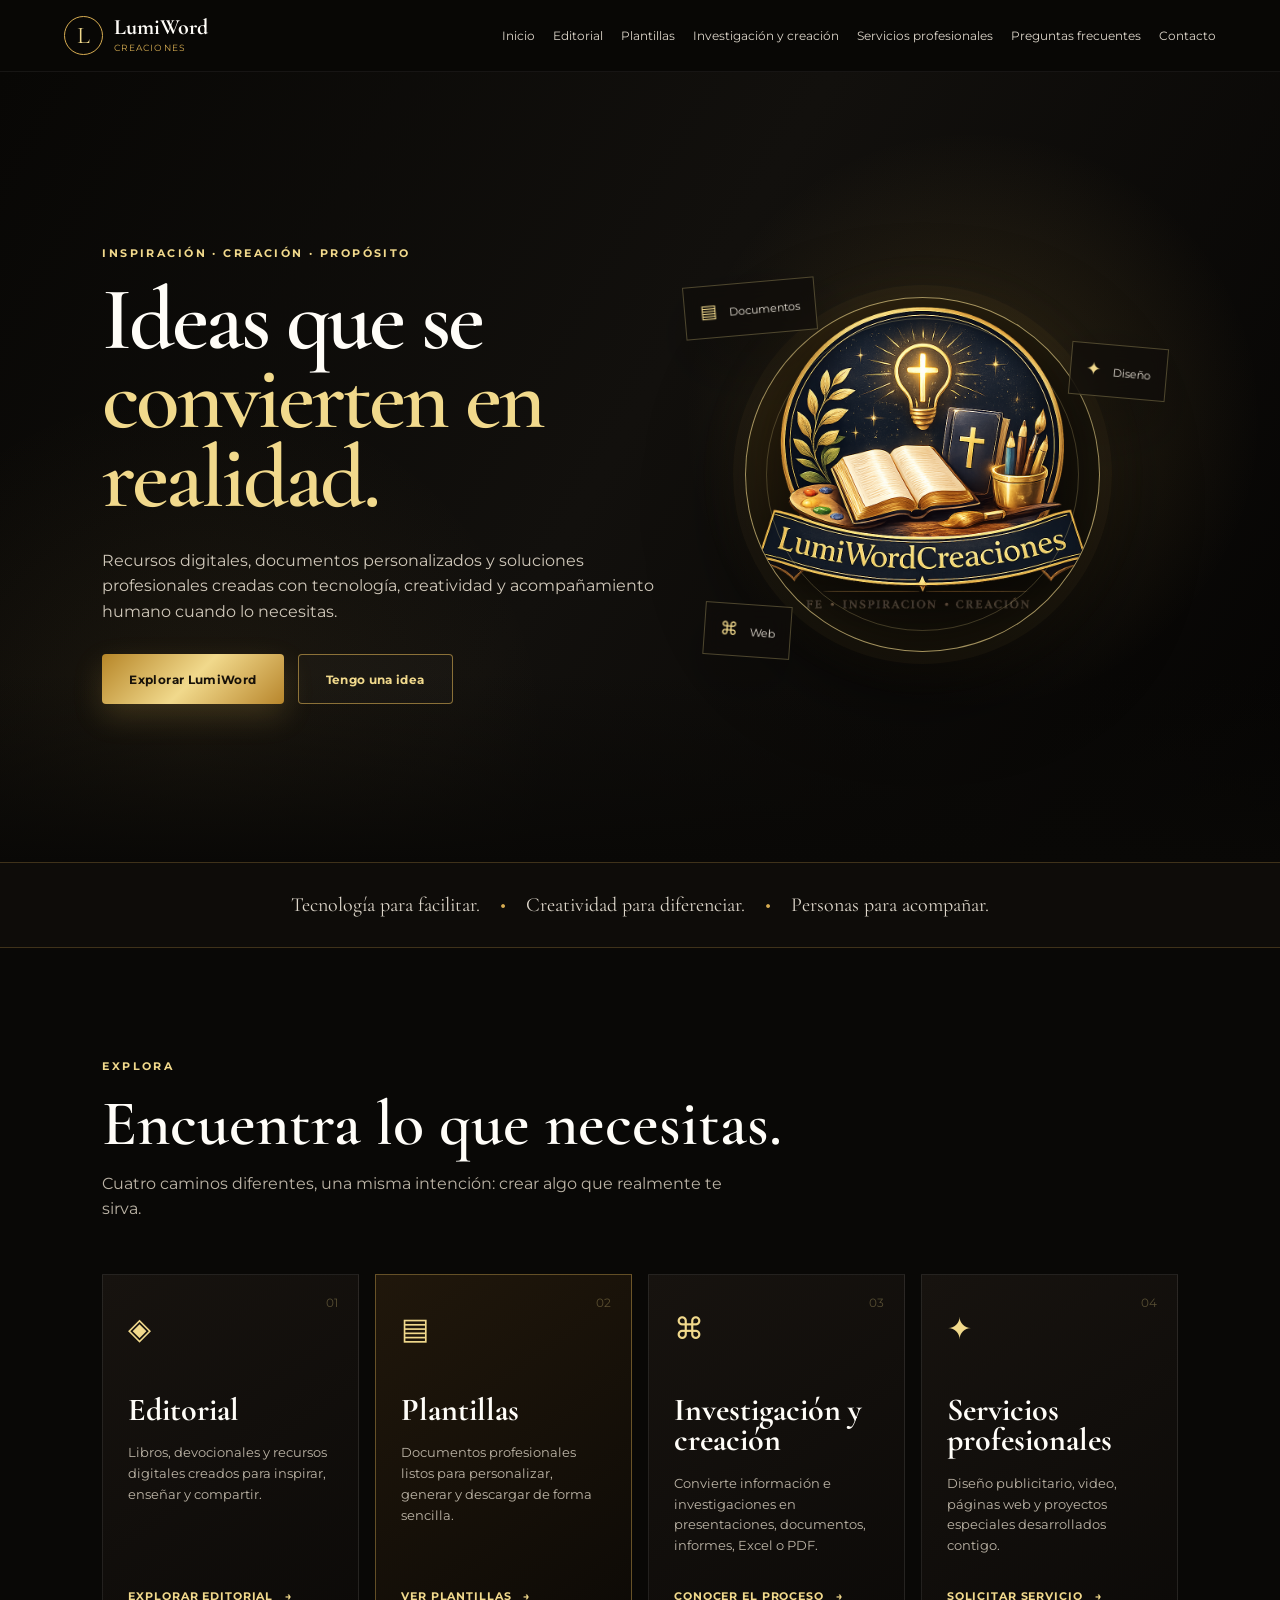
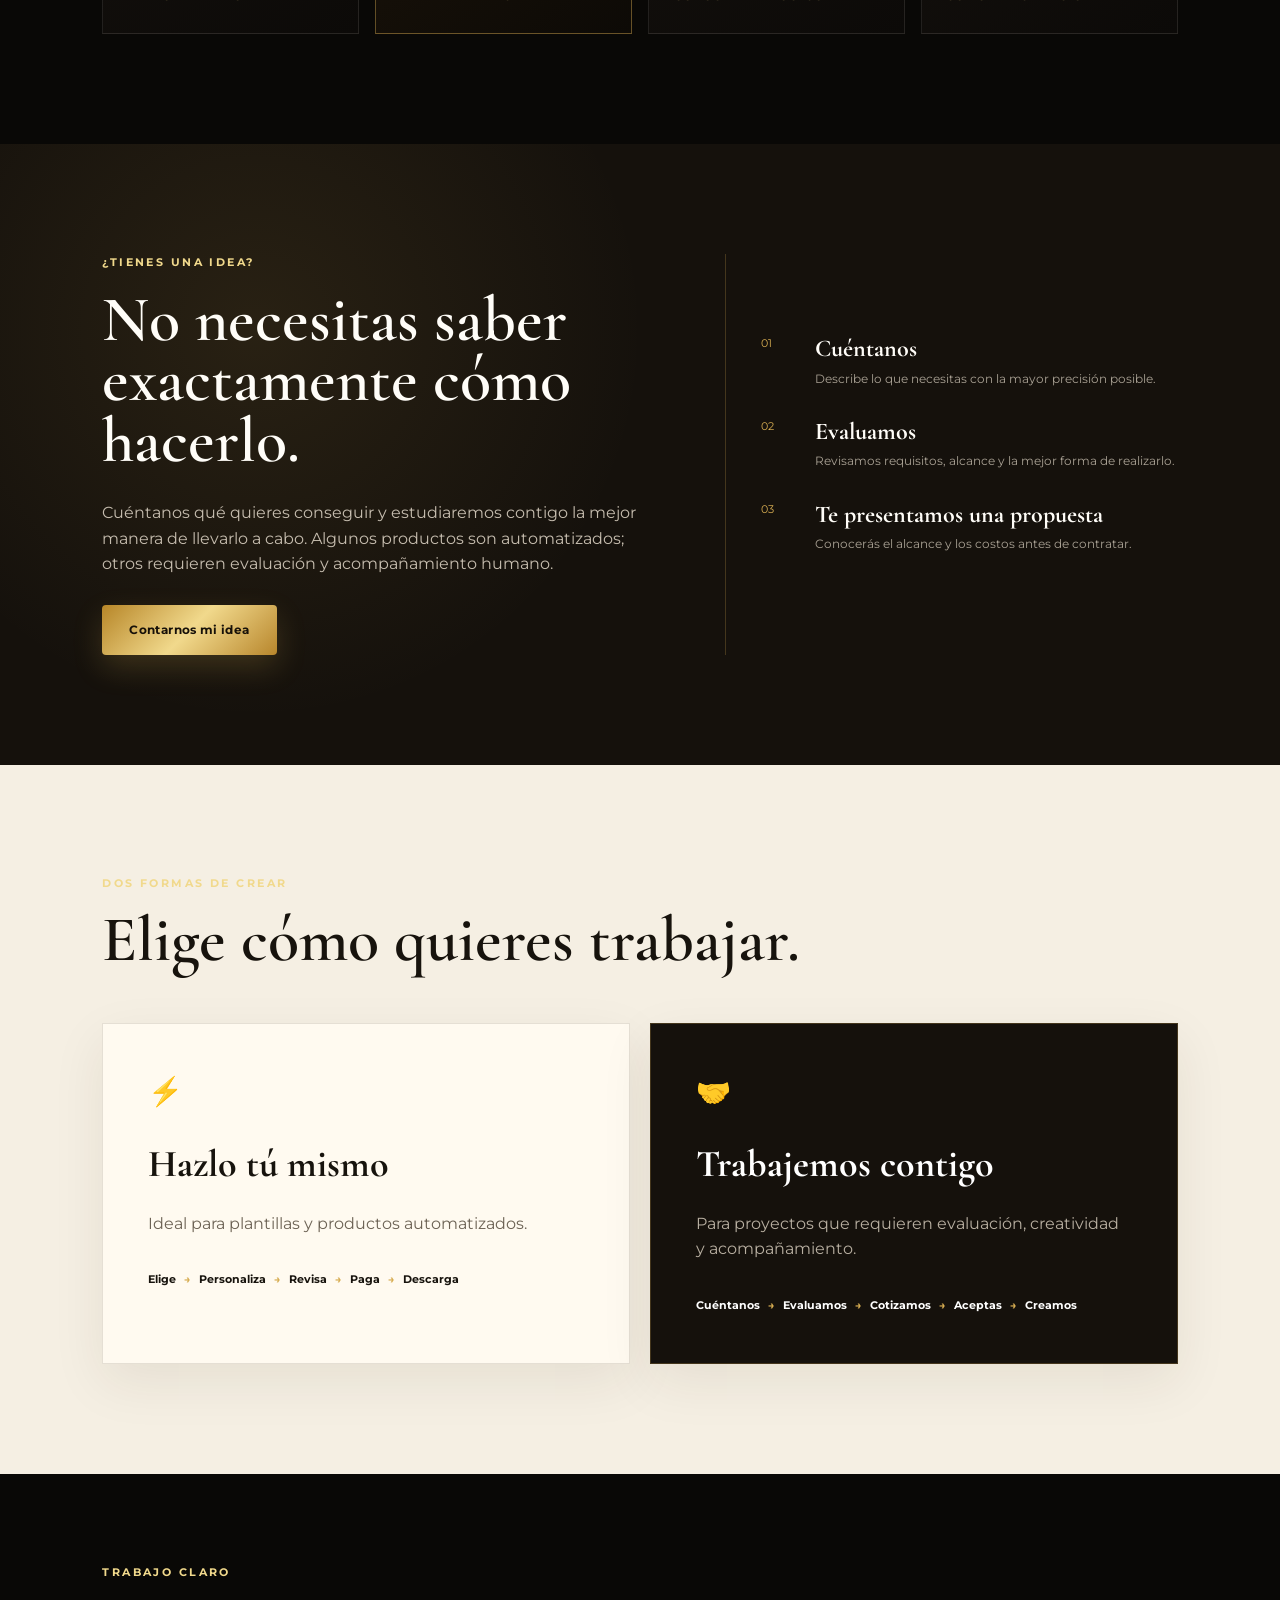
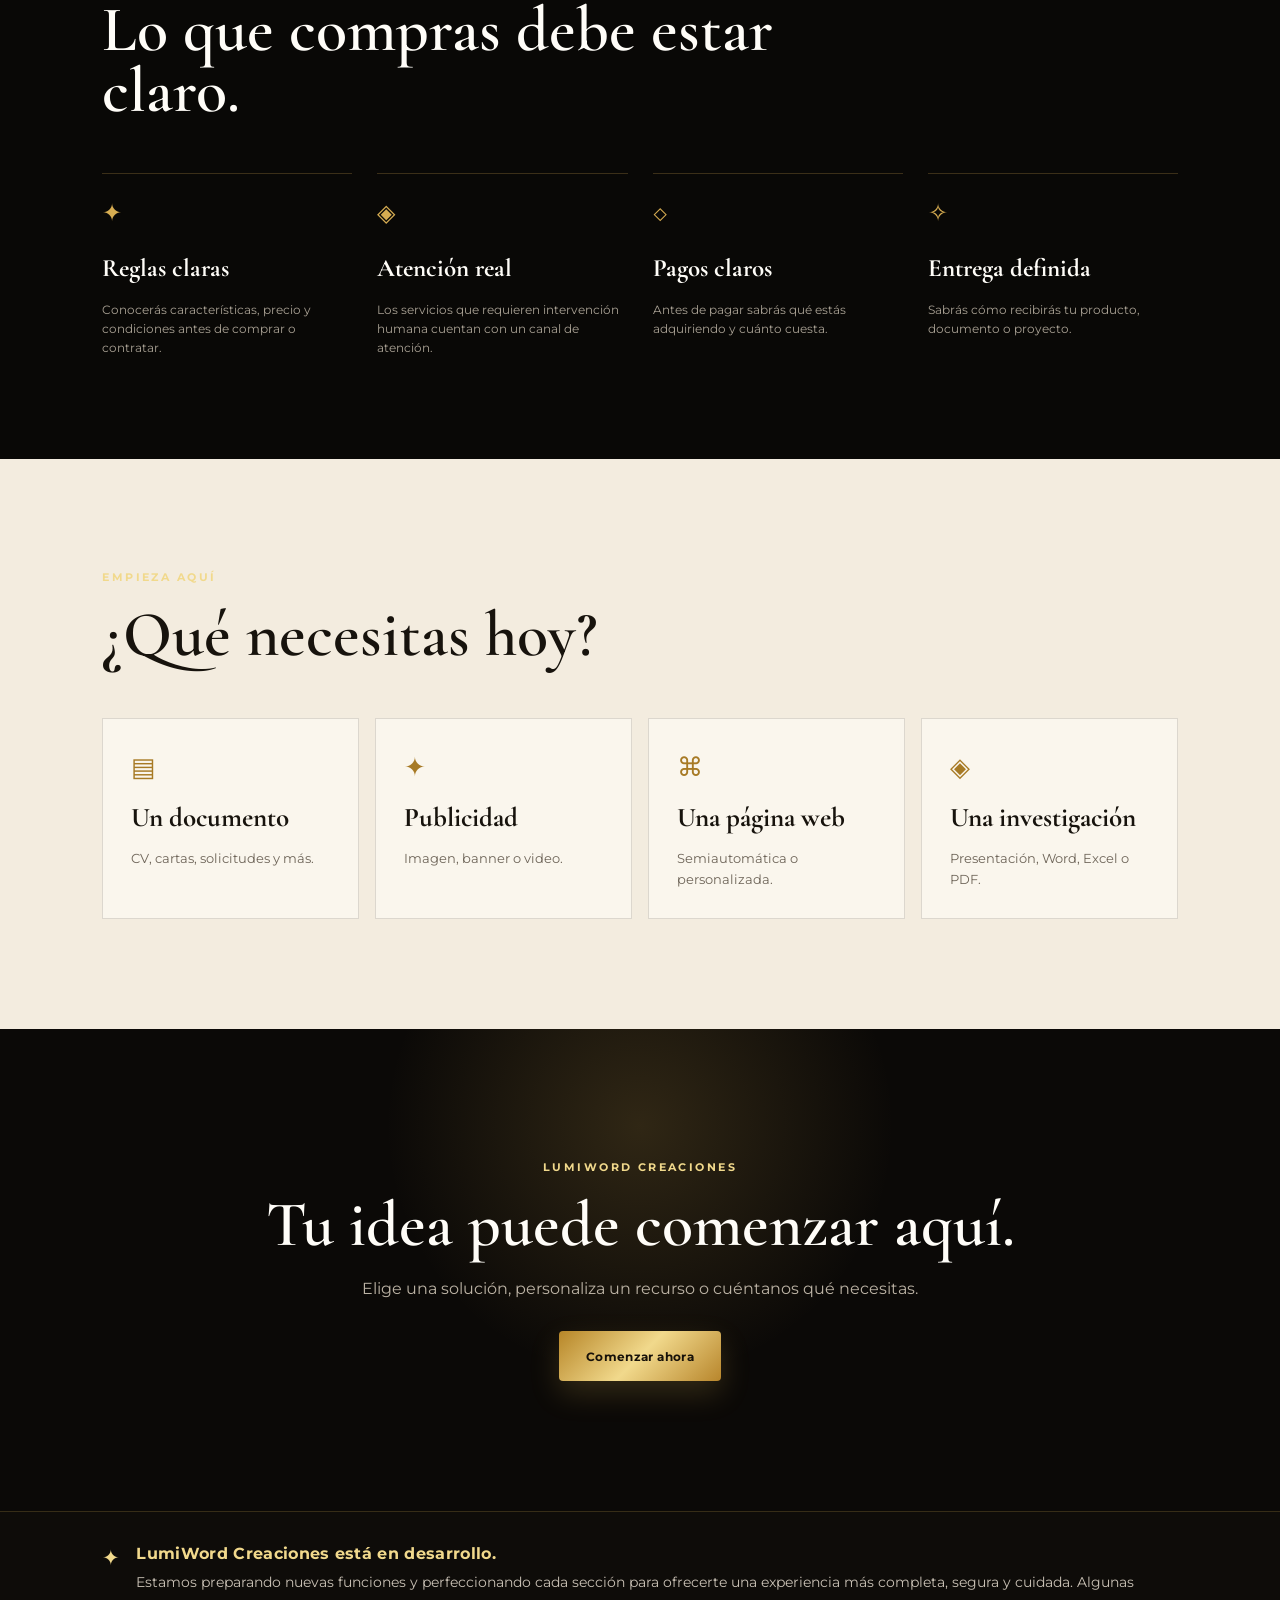
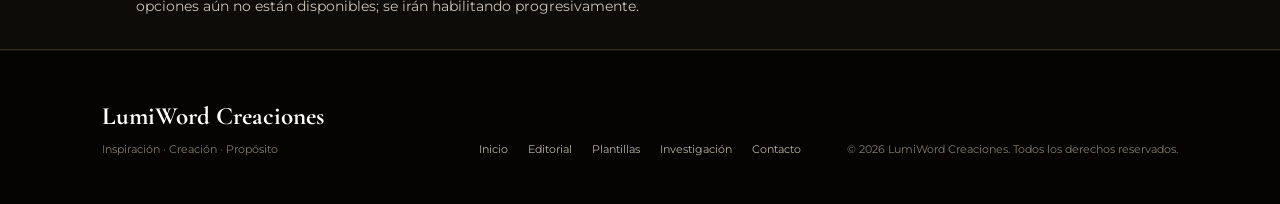
<file: index.html>
<!DOCTYPE html>
<html lang="es">
<head>
  <meta charset="UTF-8">
  <meta name="viewport" content="width=device-width, initial-scale=1.0">
  <meta name="description" content="LumiWord Creaciones: recursos digitales, plantillas, investigación y creación, y servicios profesionales.">
  <title>LumiWord Creaciones | Inspiración · Creación · Propósito</title>
  <link rel="preconnect" href="https://fonts.googleapis.com">
  <link rel="preconnect" href="https://fonts.gstatic.com" crossorigin>
  <link href="https://fonts.googleapis.com/css2?family=Cormorant+Garamond:wght@500;600;700&family=Montserrat:wght@400;500;600;700&display=swap" rel="stylesheet">
  <link rel="stylesheet" href="css/style.css">
</head>
<body>
  <header class="site-header" id="inicio">
    <a class="brand" href="#inicio" aria-label="LumiWord Creaciones, inicio"><span class="brand-mark">L</span><span><strong>LumiWord</strong><small>Creaciones</small></span></a>
    <button class="menu-toggle" type="button" aria-label="Abrir menú" aria-expanded="false"><span></span><span></span><span></span></button>
    <nav class="main-nav" aria-label="Navegación principal"><a href="#inicio">Inicio</a><a href="editorial.html">Editorial</a><a href="plantillas.html">Plantillas</a><a href="investigacion.html">Investigación y creación</a><a href="#servicios">Servicios profesionales</a><a href="#faq">Preguntas frecuentes</a><a href="#contacto">Contacto</a></nav>
  </header>
  <main>
    <section class="hero"><div class="hero-glow hero-glow-one"></div><div class="hero-glow hero-glow-two"></div><div class="hero-content"><p class="eyebrow">INSPIRACIÓN · CREACIÓN · PROPÓSITO</p><h1>Ideas que se<br><span>convierten en realidad.</span></h1><p class="hero-text">Recursos digitales, documentos personalizados y soluciones profesionales creadas con tecnología, creatividad y acompañamiento humano cuando lo necesitas.</p><div class="hero-actions"><a class="btn btn-gold" href="#explorar">Explorar LumiWord</a><a class="btn btn-outline" href="#idea">Tengo una idea</a></div></div><div class="hero-art" aria-label="Logo de LumiWord Creaciones"><div class="orb orb-back"></div><div class="orb orb-main"><div class="orb-light"></div><img class="hero-logo" src="assets/logo/logo-lumiword.png" alt="LumiWord Creaciones"></div><div class="floating-card card-document">▤ <span>Documentos</span></div><div class="floating-card card-design">✦ <span>Diseño</span></div><div class="floating-card card-web">⌘ <span>Web</span></div></div></section>
    <section class="identity-strip" id="explorar"><p>Tecnología para facilitar.</p><span>•</span><p>Creatividad para diferenciar.</p><span>•</span><p>Personas para acompañar.</p></section>
    <section class="section section-dark" id="areas"><div class="section-heading"><p class="eyebrow">EXPLORA</p><h2>Encuentra lo que necesitas.</h2><p>Cuatro caminos diferentes, una misma intención: crear algo que realmente te sirva.</p></div><div class="area-grid"><article class="area-card"><div class="area-number">01</div><div class="area-icon">◈</div><h3>Editorial</h3><p>Libros, devocionales y recursos digitales creados para inspirar, enseñar y compartir.</p><a href="editorial.html">Explorar editorial <span>→</span></a></article><article class="area-card featured" id="plantillas"><div class="area-number">02</div><div class="area-icon">▤</div><h3>Plantillas</h3><p>Documentos profesionales listos para personalizar, generar y descargar de forma sencilla.</p><a href="plantillas.html">Ver plantillas <span>→</span></a></article><article class="area-card" id="investigacion"><div class="area-number">03</div><div class="area-icon">⌘</div><h3>Investigación y creación</h3><p>Convierte información e investigaciones en presentaciones, documentos, informes, Excel o PDF.</p><a href="investigacion.html">Conocer el proceso <span>→</span></a></article><article class="area-card" id="servicios"><div class="area-number">04</div><div class="area-icon">✦</div><h3>Servicios profesionales</h3><p>Diseño publicitario, video, páginas web y proyectos especiales desarrollados contigo.</p><a href="#idea">Solicitar servicio <span>→</span></a></article></div></section>
    <section class="idea-section" id="idea"><div class="idea-content"><p class="eyebrow">¿TIENES UNA IDEA?</p><h2>No necesitas saber exactamente cómo hacerlo.</h2><p>Cuéntanos qué quieres conseguir y estudiaremos contigo la mejor manera de llevarlo a cabo. Algunos productos son automatizados; otros requieren evaluación y acompañamiento humano.</p><a class="btn btn-gold" href="#contacto">Contarnos mi idea</a></div><div class="idea-note"><span>01</span><strong>Cuéntanos</strong><p>Describe lo que necesitas con la mayor precisión posible.</p><span>02</span><strong>Evaluamos</strong><p>Revisamos requisitos, alcance y la mejor forma de realizarlo.</p><span>03</span><strong>Te presentamos una propuesta</strong><p>Conocerás el alcance y los costos antes de contratar.</p></div></section>
    <section class="section section-soft"><div class="section-heading"><p class="eyebrow">DOS FORMAS DE CREAR</p><h2>Elige cómo quieres trabajar.</h2></div><div class="process-grid"><article class="process-card"><span class="process-icon">⚡</span><h3>Hazlo tú mismo</h3><p>Ideal para plantillas y productos automatizados.</p><div class="process-line">Elige <span>→</span> Personaliza <span>→</span> Revisa <span>→</span> Paga <span>→</span> Descarga</div></article><article class="process-card process-card-dark"><span class="process-icon">🤝</span><h3>Trabajemos contigo</h3><p>Para proyectos que requieren evaluación, creatividad y acompañamiento.</p><div class="process-line">Cuéntanos <span>→</span> Evaluamos <span>→</span> Cotizamos <span>→</span> Aceptas <span>→</span> Creamos</div></article></div></section>
    <section class="section section-dark trust-section"><div class="section-heading"><p class="eyebrow">TRABAJO CLARO</p><h2>Lo que compras debe estar claro.</h2></div><div class="trust-grid"><div><span>✦</span><h3>Reglas claras</h3><p>Conocerás características, precio y condiciones antes de comprar o contratar.</p></div><div><span>◈</span><h3>Atención real</h3><p>Los servicios que requieren intervención humana cuentan con un canal de atención.</p></div><div><span>◇</span><h3>Pagos claros</h3><p>Antes de pagar sabrás qué estás adquiriendo y cuánto cuesta.</p></div><div><span>✧</span><h3>Entrega definida</h3><p>Sabrás cómo recibirás tu producto, documento o proyecto.</p></div></div></section>
    <section class="section needs-section"><div class="section-heading"><p class="eyebrow">EMPIEZA AQUÍ</p><h2>¿Qué necesitas hoy?</h2></div><div class="needs-grid"><a href="plantillas.html"><span>▤</span><strong>Un documento</strong><small>CV, cartas, solicitudes y más.</small></a><a href="#servicios"><span>✦</span><strong>Publicidad</strong><small>Imagen, banner o video.</small></a><a href="#servicios"><span>⌘</span><strong>Una página web</strong><small>Semiautomática o personalizada.</small></a><a href="investigacion.html"><span>◈</span><strong>Una investigación</strong><small>Presentación, Word, Excel o PDF.</small></a></div></section>
    <section class="final-cta" id="contacto"><p class="eyebrow">LUMIWORD CREACIONES</p><h2>Tu idea puede comenzar aquí.</h2><p>Elige una solución, personaliza un recurso o cuéntanos qué necesitas.</p><a class="btn btn-gold" href="mailto:contacto@lumiwordcreaciones.com">Comenzar ahora</a></section>
  </main>
  <footer class="site-footer" id="faq"><div><strong>LumiWord Creaciones</strong><p>Inspiración · Creación · Propósito</p></div><div class="footer-links"><a href="#inicio">Inicio</a><a href="editorial.html">Editorial</a><a href="plantillas.html">Plantillas</a><a href="investigacion.html">Investigación</a><a href="#contacto">Contacto</a></div><p class="copyright">© <span id="year"></span> LumiWord Creaciones. Todos los derechos reservados.</p></footer>
  <script src="js/app.js"></script>
</body>
</html>
</file>
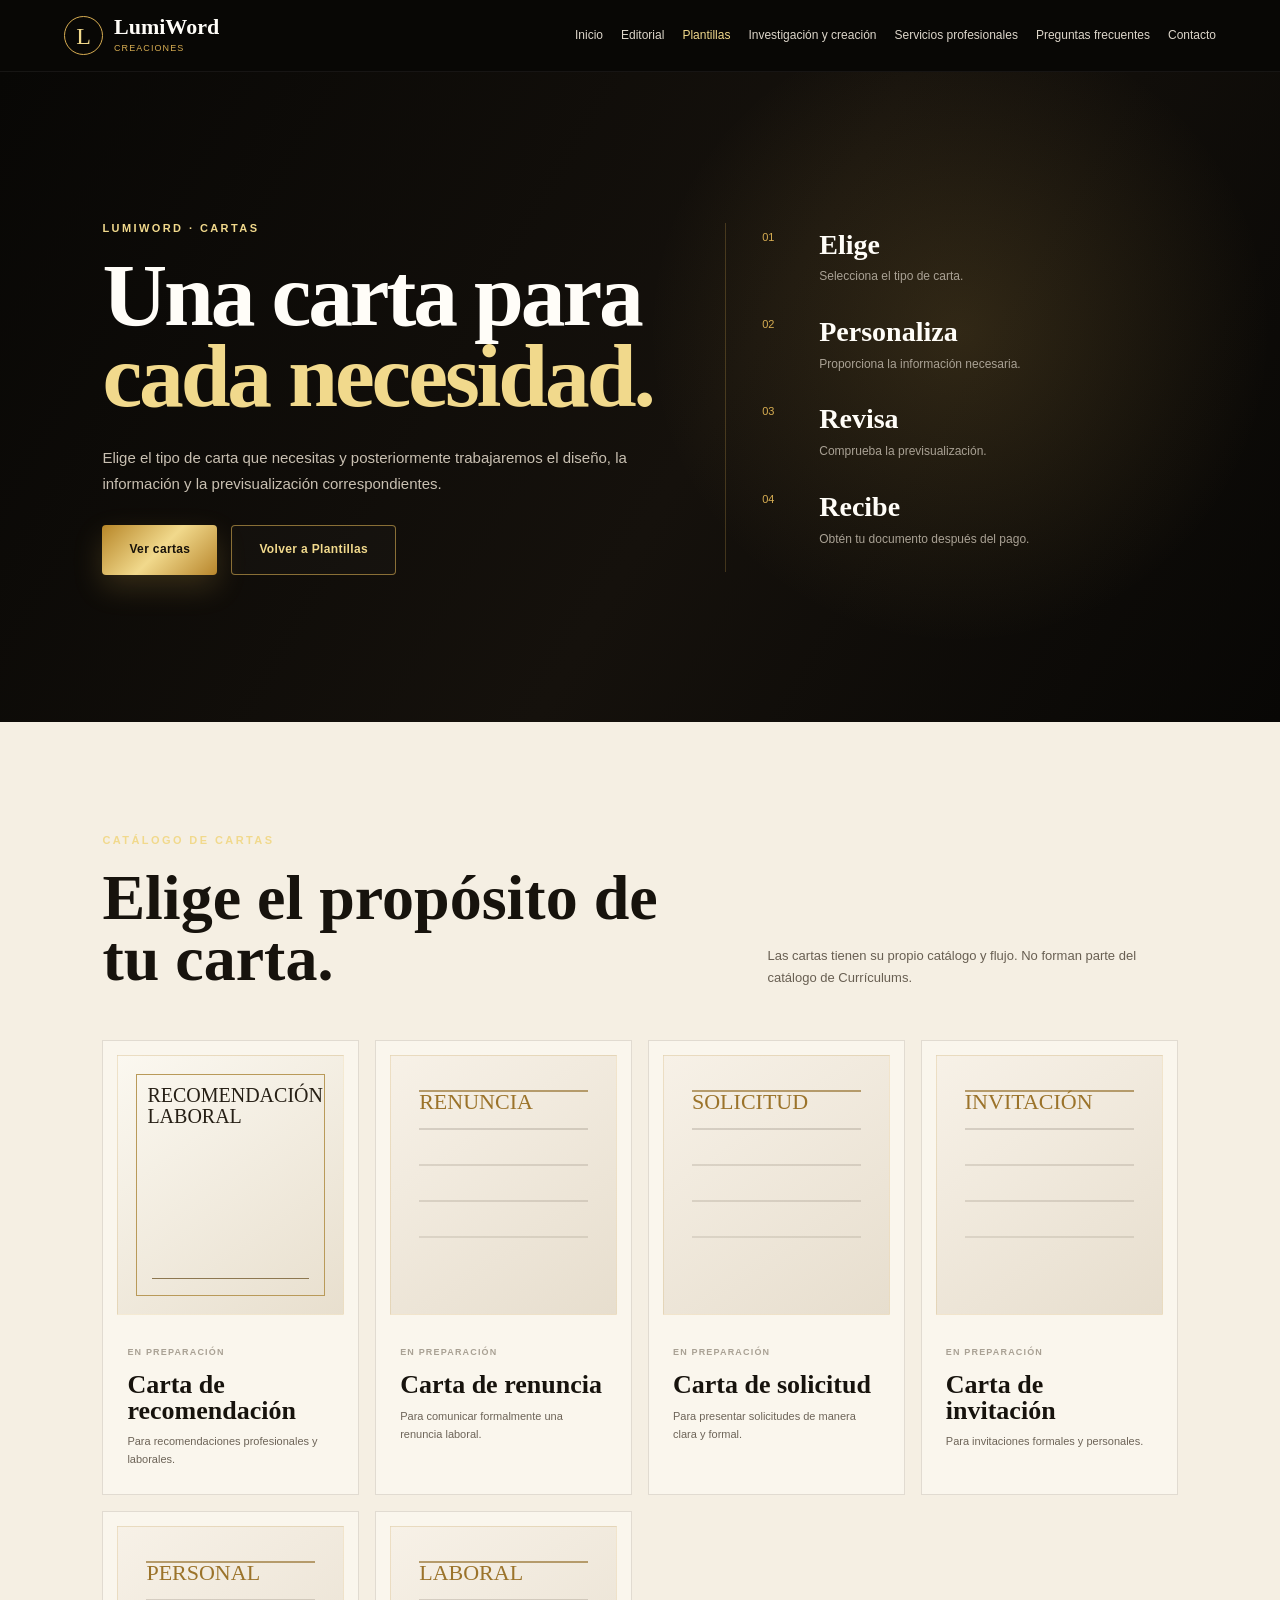
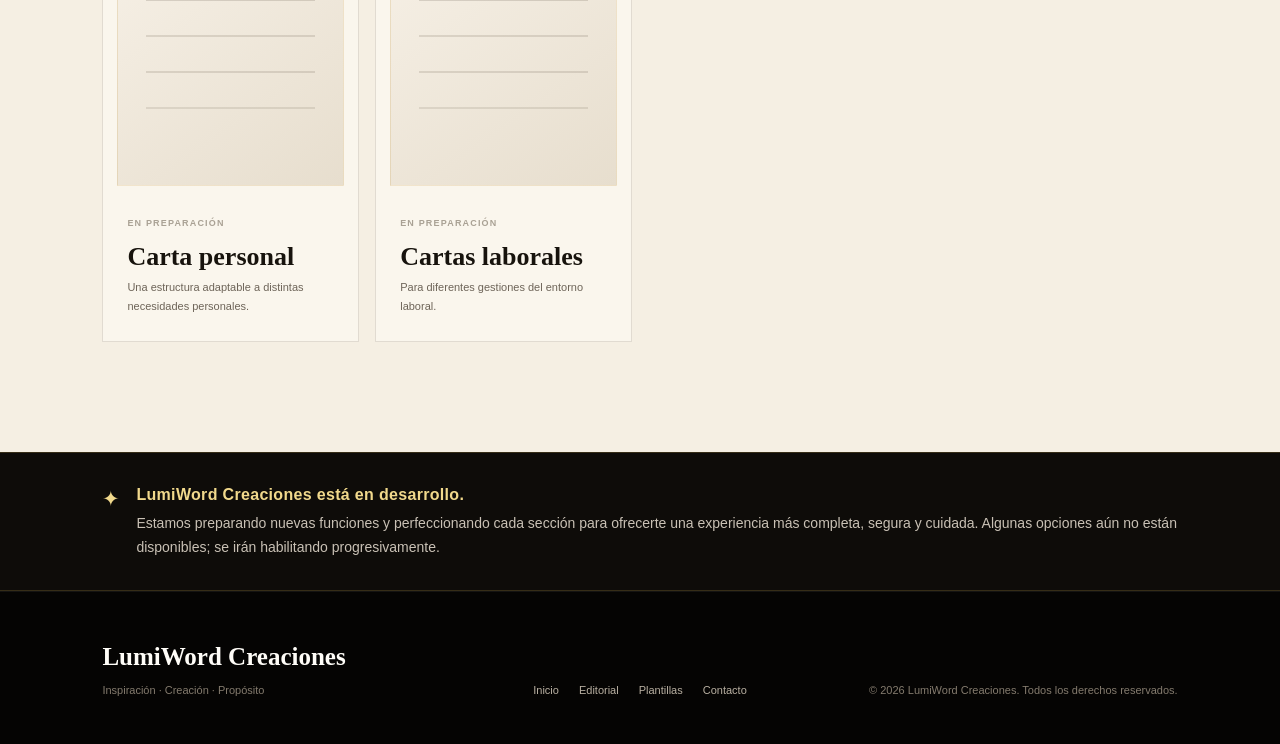
<file: cartas.html>
<!DOCTYPE html>
<html lang="es">
<head>
  <meta charset="UTF-8">
  <meta name="viewport" content="width=device-width, initial-scale=1.0">
  <meta name="description" content="Cartas LumiWord Creaciones: elige el tipo de carta y personaliza tu documento.">
  <title>Cartas | LumiWord Creaciones</title>
  <link rel="stylesheet" href="css/style.css">
  <link rel="stylesheet" href="css/plantillas.css">
</head>
<body>
  <header class="site-header" id="inicio">
    <a class="brand" href="index.html" aria-label="LumiWord Creaciones, inicio"><span class="brand-mark">L</span><span><strong>LumiWord</strong><small>Creaciones</small></span></a>
    <button class="menu-toggle" type="button" aria-label="Abrir menú" aria-expanded="false"><span></span><span></span><span></span></button>
    <nav class="main-nav" aria-label="Navegación principal"><a href="index.html">Inicio</a><a href="editorial.html">Editorial</a><a class="active" href="plantillas.html">Plantillas</a><a href="index.html#investigacion">Investigación y creación</a><a href="index.html#servicios">Servicios profesionales</a><a href="index.html#faq">Preguntas frecuentes</a><a href="index.html#contacto">Contacto</a></nav>
  </header>
  <main>
    <section class="templates-hero"><div class="templates-hero-content"><p class="eyebrow">LUMIWORD · CARTAS</p><h1>Una carta para<br><span>cada necesidad.</span></h1><p>Elige el tipo de carta que necesitas y posteriormente trabajaremos el diseño, la información y la previsualización correspondientes.</p><div class="templates-hero-actions"><a class="btn btn-gold" href="#catalogo">Ver cartas</a><a class="btn btn-outline" href="plantillas.html">Volver a Plantillas</a></div></div><div class="templates-hero-note"><span class="note-number">01</span><strong>Elige</strong><p>Selecciona el tipo de carta.</p><span class="note-number">02</span><strong>Personaliza</strong><p>Proporciona la información necesaria.</p><span class="note-number">03</span><strong>Revisa</strong><p>Comprueba la previsualización.</p><span class="note-number">04</span><strong>Recibe</strong><p>Obtén tu documento después del pago.</p></div></section>
    <section class="template-catalog section-soft" id="catalogo"><div class="catalog-heading"><div><p class="eyebrow">CATÁLOGO DE CARTAS</p><h2>Elige el propósito de tu carta.</h2></div><p>Las cartas tienen su propio catálogo y flujo. No forman parte del catálogo de Currículums.</p></div><div class="document-grid">
      <article class="document-card"><div class="document-preview preview-recommendation"><span>RECOMENDACIÓN<br>LABORAL</span></div><div class="document-info"><span class="document-tag">EN PREPARACIÓN</span><h3>Carta de recomendación</h3><p>Para recomendaciones profesionales y laborales.</p></div></article>
      <article class="document-card"><div class="document-preview preview-letter"><span>RENUNCIA</span></div><div class="document-info"><span class="document-tag">EN PREPARACIÓN</span><h3>Carta de renuncia</h3><p>Para comunicar formalmente una renuncia laboral.</p></div></article>
      <article class="document-card"><div class="document-preview preview-letter"><span>SOLICITUD</span></div><div class="document-info"><span class="document-tag">EN PREPARACIÓN</span><h3>Carta de solicitud</h3><p>Para presentar solicitudes de manera clara y formal.</p></div></article>
      <article class="document-card"><div class="document-preview preview-letter"><span>INVITACIÓN</span></div><div class="document-info"><span class="document-tag">EN PREPARACIÓN</span><h3>Carta de invitación</h3><p>Para invitaciones formales y personales.</p></div></article>
      <article class="document-card"><div class="document-preview preview-letter"><span>PERSONAL</span></div><div class="document-info"><span class="document-tag">EN PREPARACIÓN</span><h3>Carta personal</h3><p>Una estructura adaptable a distintas necesidades personales.</p></div></article>
      <article class="document-card"><div class="document-preview preview-letter"><span>LABORAL</span></div><div class="document-info"><span class="document-tag">EN PREPARACIÓN</span><h3>Cartas laborales</h3><p>Para diferentes gestiones del entorno laboral.</p></div></article>
    </div></section>
  </main>
  <footer class="site-footer"><div><strong>LumiWord Creaciones</strong><p>Inspiración · Creación · Propósito</p></div><div class="footer-links"><a href="index.html">Inicio</a><a href="editorial.html">Editorial</a><a href="plantillas.html">Plantillas</a><a href="index.html#contacto">Contacto</a></div><p class="copyright">© <span id="year"></span> LumiWord Creaciones. Todos los derechos reservados.</p></footer>
  <script src="js/app.js"></script>
</body>
</html>
</file>
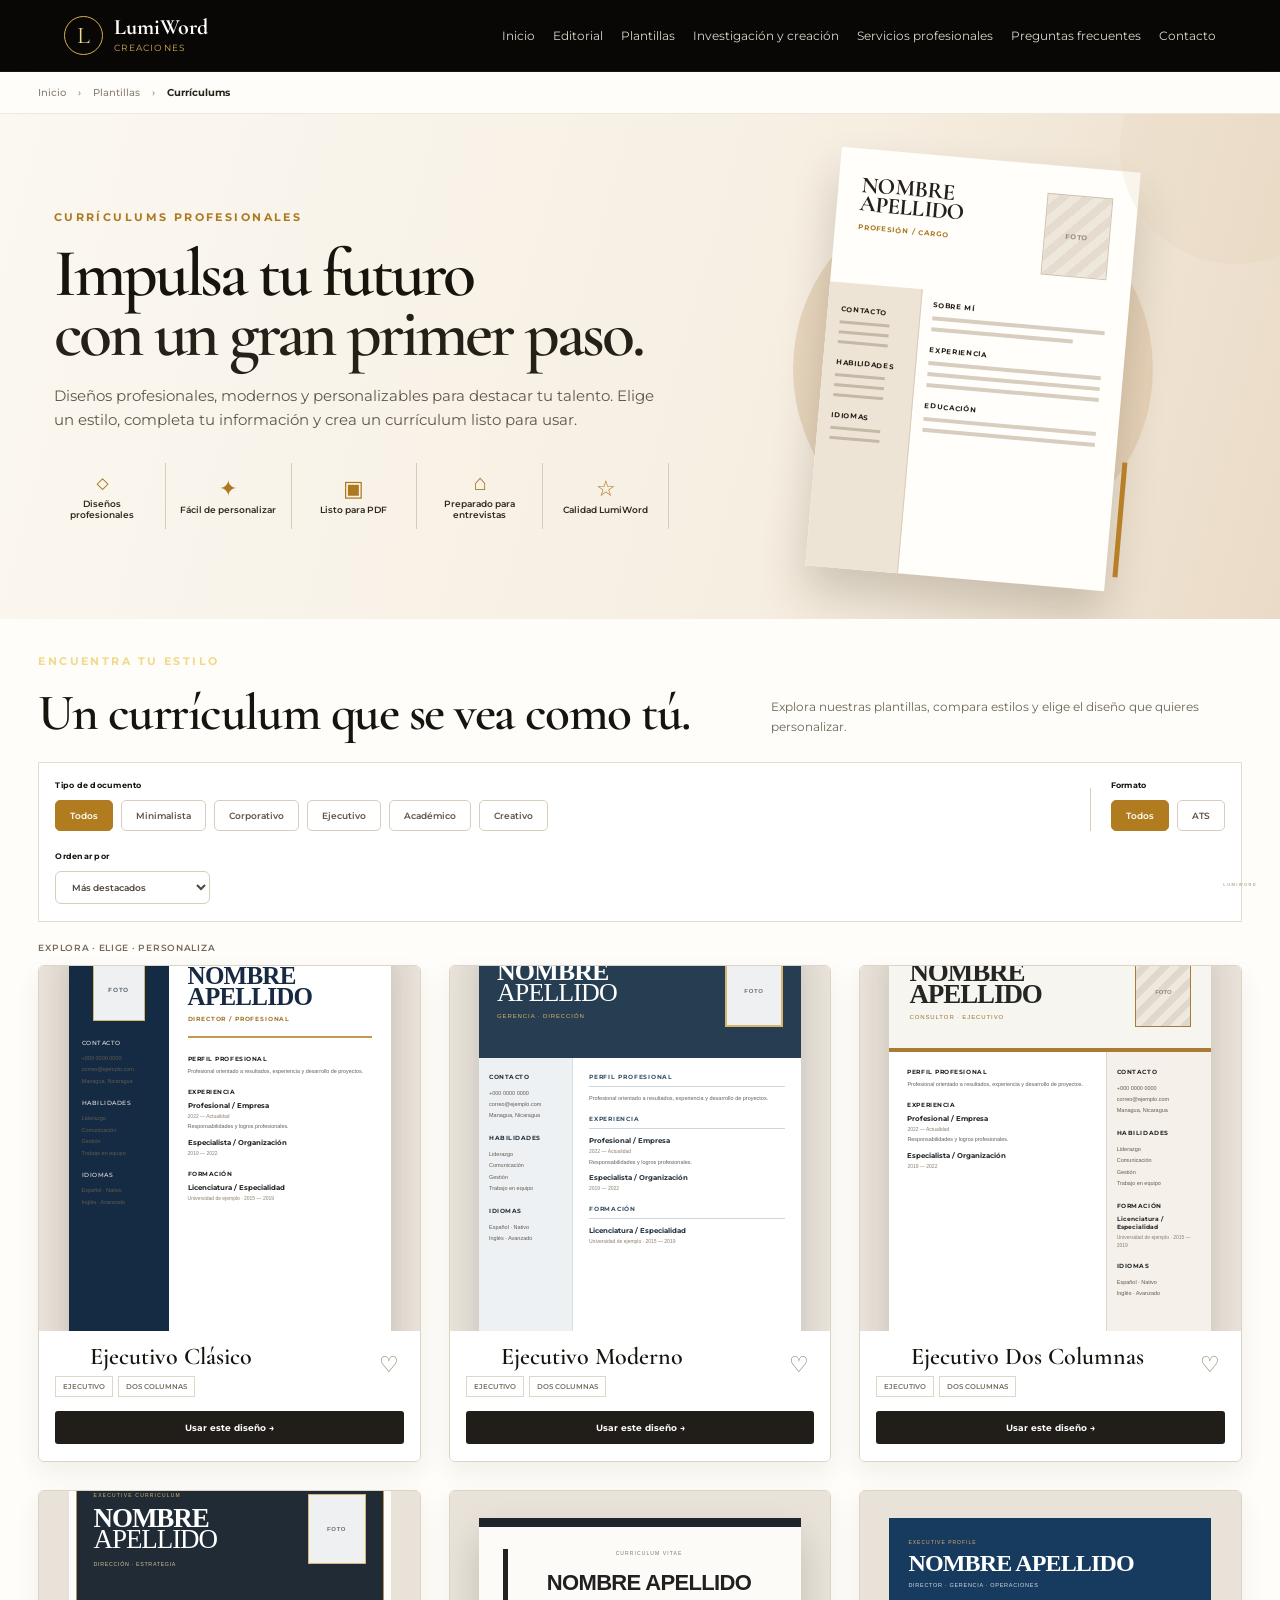
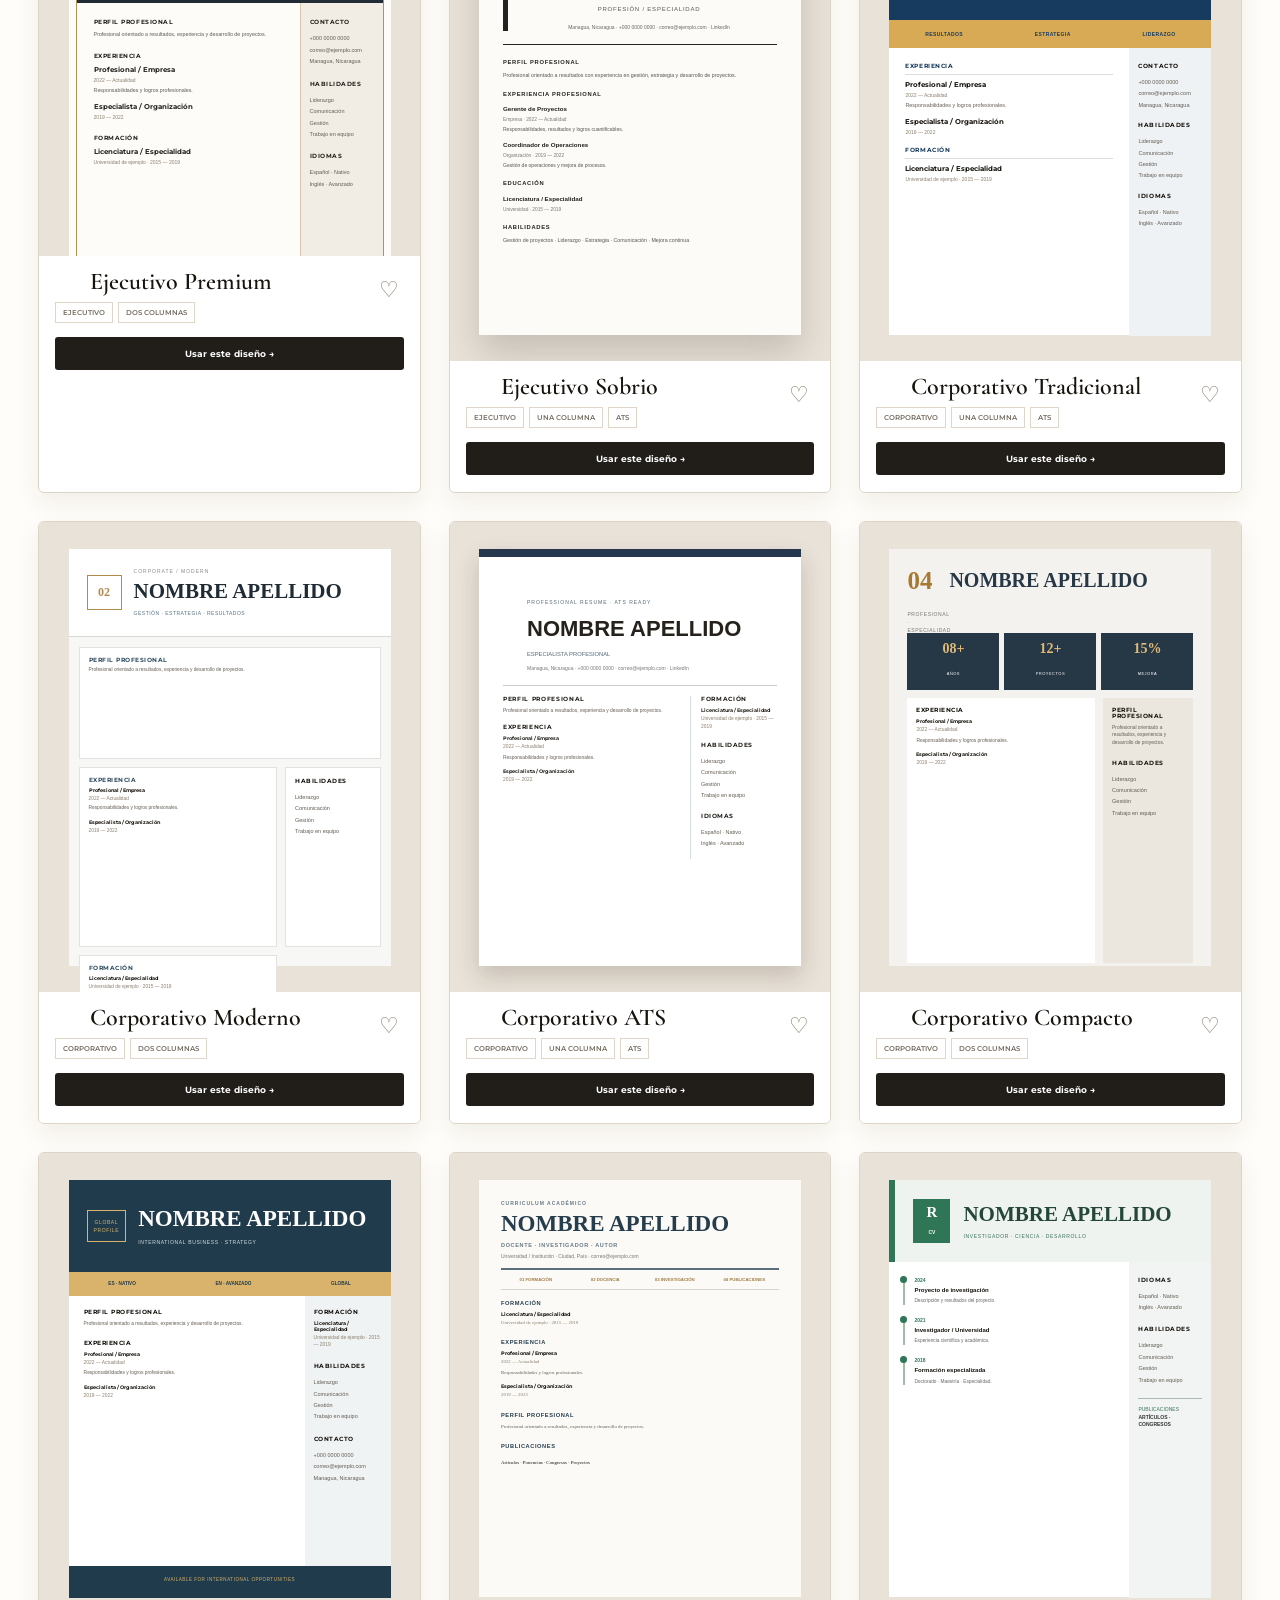
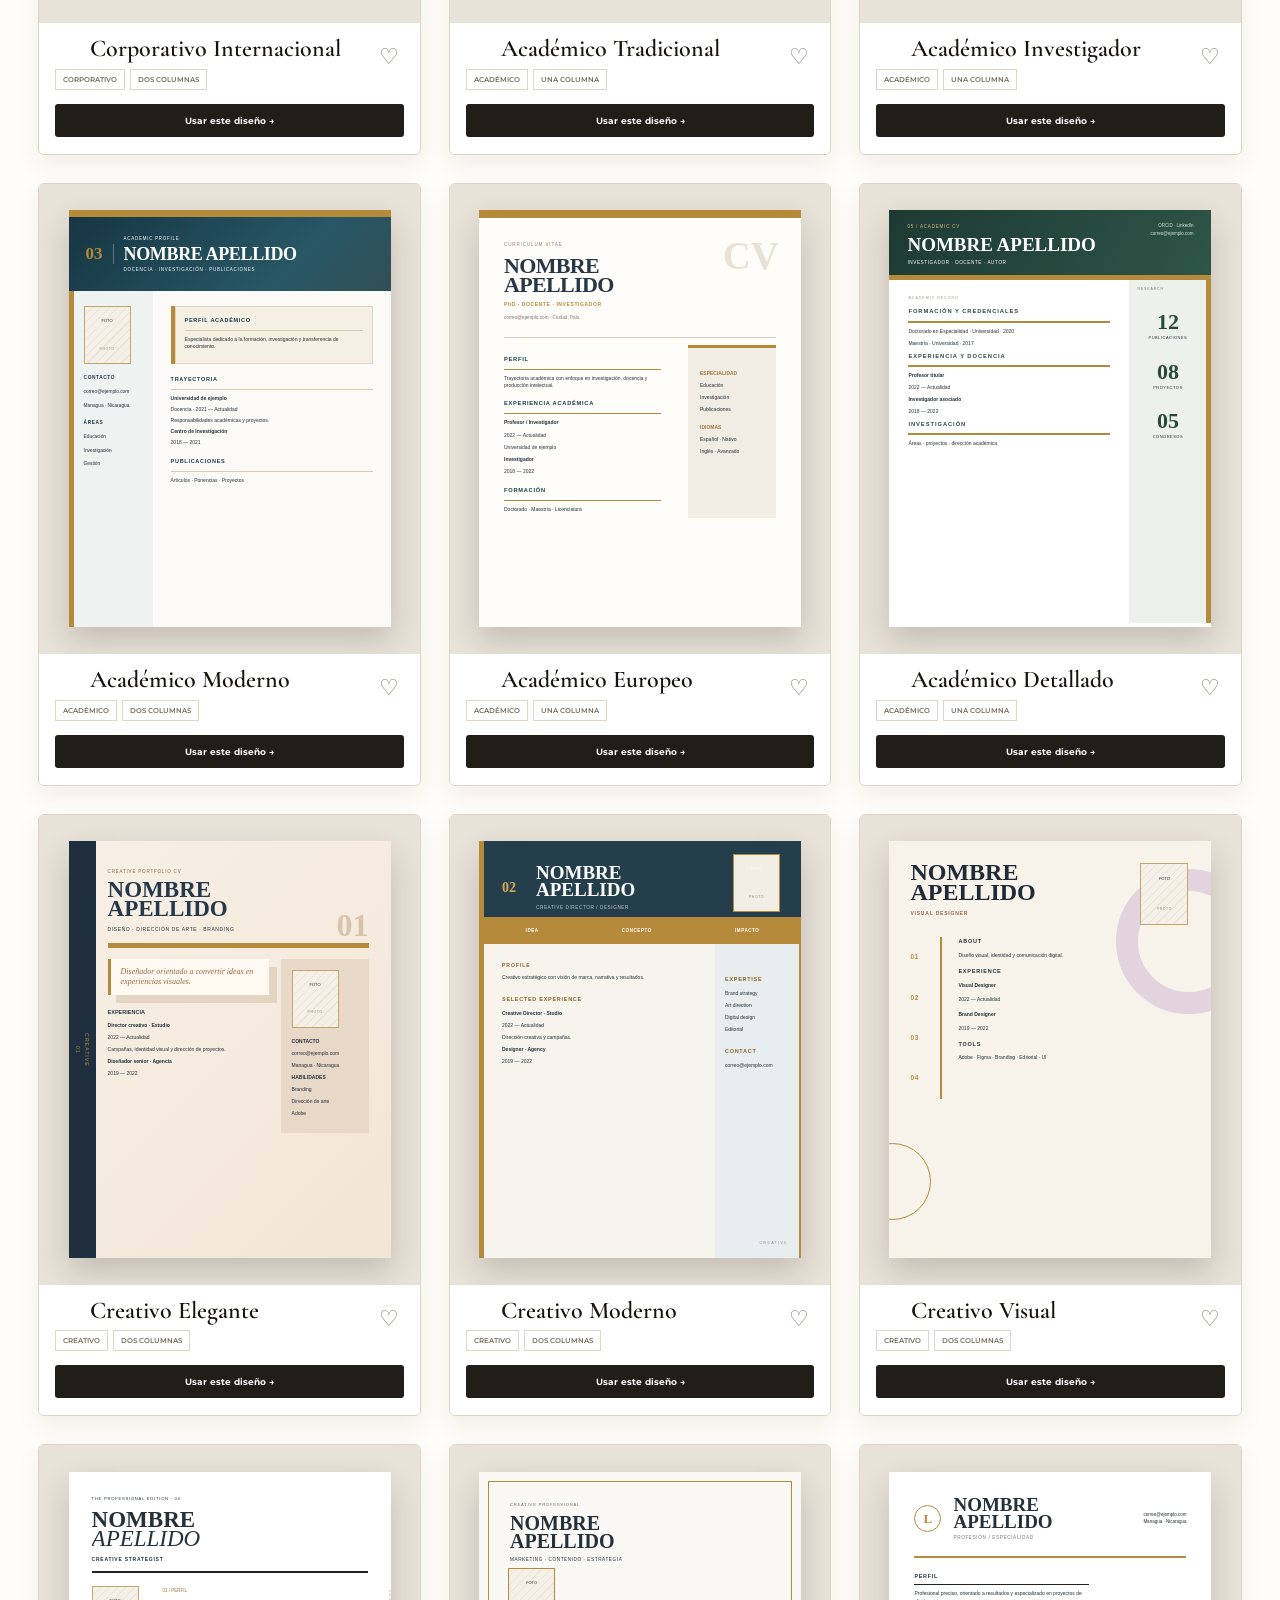
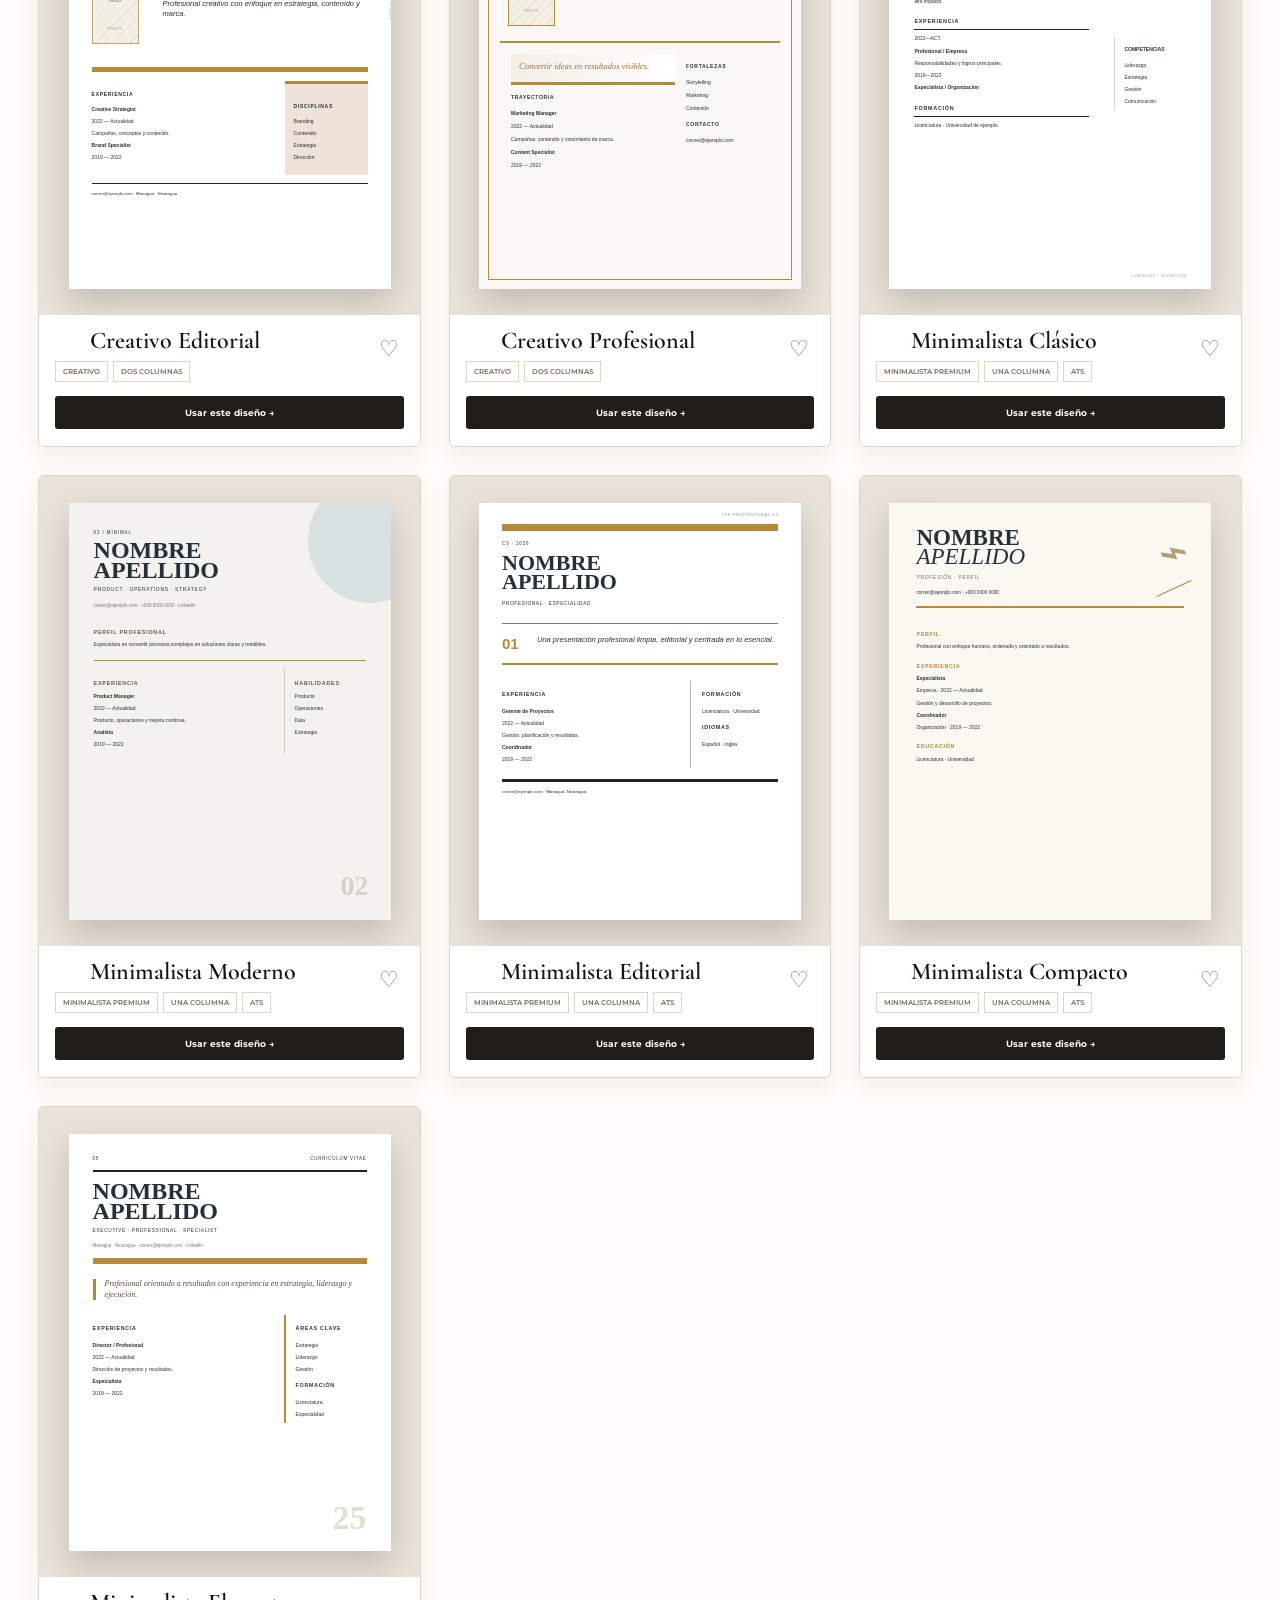
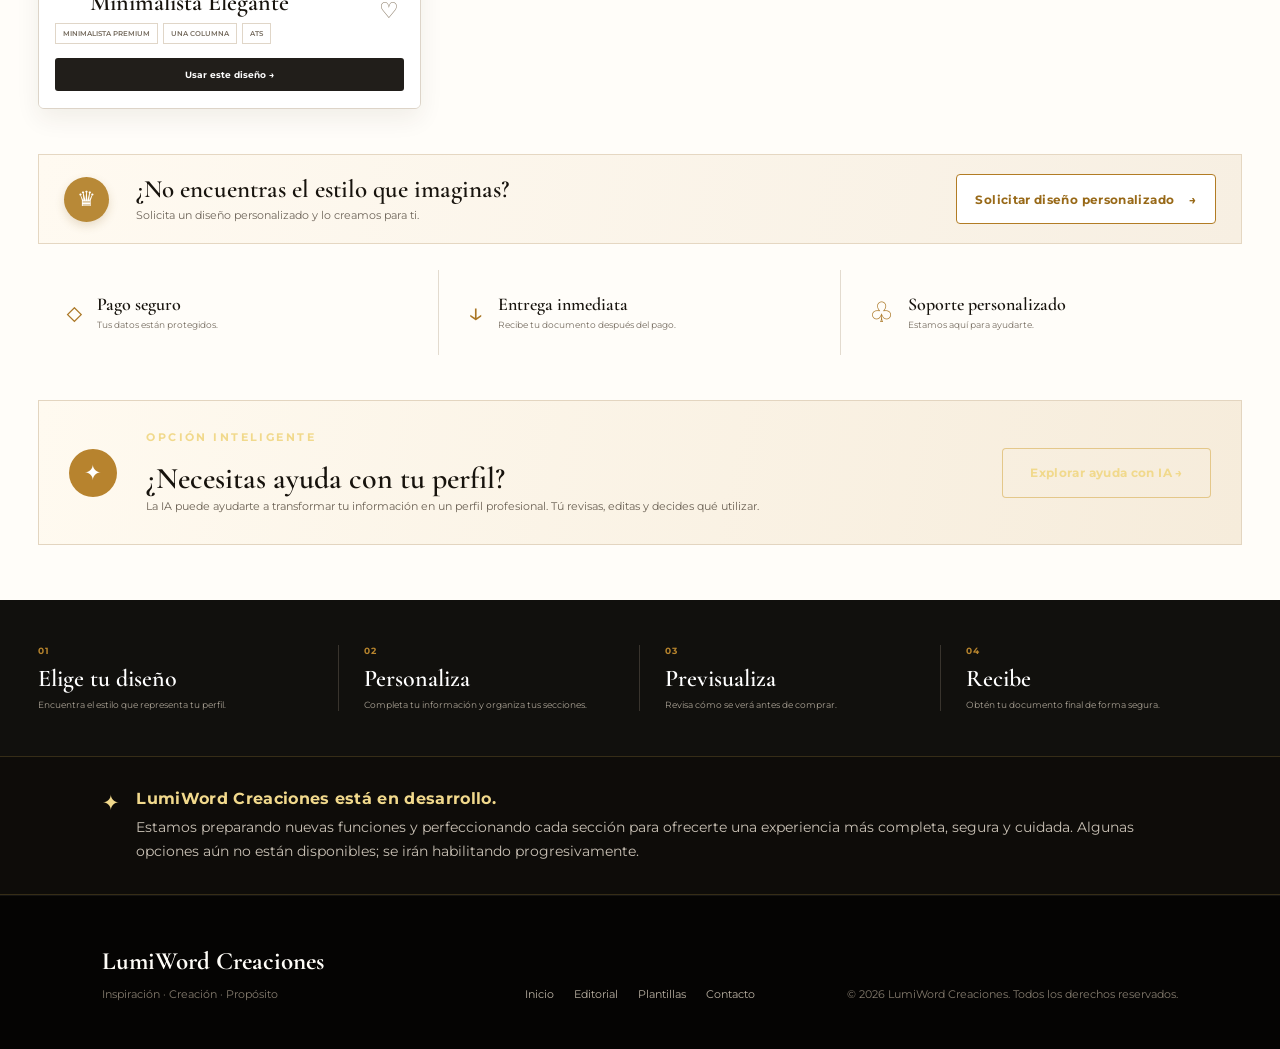
<file: curriculum.html>
<!DOCTYPE html>
<html lang="es"><head><meta charset="UTF-8"><meta name="viewport" content="width=device-width, initial-scale=1.0"><meta name="description" content="Currículums LumiWord Creaciones: elige tu perfil, formato y diseño visual."><title>Currículums | LumiWord Creaciones</title><link rel="preconnect" href="https://fonts.googleapis.com"><link rel="preconnect" href="https://fonts.gstatic.com" crossorigin><link href="https://fonts.googleapis.com/css2?family=Cormorant+Garamond:wght@500;600;700&family=Montserrat:wght@400;500;600;700&display=swap" rel="stylesheet"><link rel="stylesheet" href="css/style.css"><link rel="stylesheet" href="css/curriculum.css"><link rel="stylesheet" href="css/curriculum-muestras.css?v=3"></head>
<body><header class="site-header" id="inicio"><a class="brand" href="index.html" aria-label="LumiWord Creaciones, inicio"><span class="brand-mark">L</span><span><strong>LumiWord</strong><small>Creaciones</small></span></a><button class="menu-toggle" type="button" aria-label="Abrir menú" aria-expanded="false"><span></span><span></span><span></span></button><nav class="main-nav" aria-label="Navegación principal"><a href="index.html">Inicio</a><a href="editorial.html">Editorial</a><a class="active" href="plantillas.html">Plantillas</a><a href="index.html#investigacion">Investigación y creación</a><a href="index.html#servicios">Servicios profesionales</a><a href="index.html#faq">Preguntas frecuentes</a><a href="index.html#contacto">Contacto</a></nav></header>
<main class="cv-builder"><div class="cv-breadcrumb"><a href="index.html">Inicio</a><span>›</span><a href="plantillas.html">Plantillas</a><span>›</span><strong>Currículums</strong></div><section class="cv-market-hero"><div class="cv-market-copy"><p class="eyebrow">CURRÍCULUMS PROFESIONALES</p><h1>Impulsa tu futuro<br><span>con un gran primer paso.</span></h1><p>Diseños profesionales, modernos y personalizables para destacar tu talento. Elige un estilo, completa tu información y crea un currículum listo para usar.</p><div class="cv-benefits"><span><i>◇</i><b>Diseños profesionales</b></span><span><i>✦</i><b>Fácil de personalizar</b></span><span><i>▣</i><b>Listo para PDF</b></span><span><i>⌂</i><b>Preparado para entrevistas</b></span><span><i>☆</i><b>Calidad LumiWord</b></span></div></div><div class="hero-resume-stage"><div class="hero-resume-sheet"><div class="hero-photo-placeholder">FOTO</div><div class="hero-resume-name">NOMBRE<br>APELLIDO</div><div class="hero-resume-role">PROFESIÓN / CARGO</div><div class="hero-resume-side"><b>CONTACTO</b><i></i><i></i><i></i><b>HABILIDADES</b><i></i><i></i><i></i><b>IDIOMAS</b><i></i><i></i></div><div class="hero-resume-main"><b>SOBRE MÍ</b><p></p><p></p><b>EXPERIENCIA</b><p></p><p></p><p></p><b>EDUCACIÓN</b><p></p><p></p></div></div></div></section>
<section class="cv-catalog" id="catalogo"><div class="catalog-top"><div><p class="eyebrow">ENCUENTRA TU ESTILO</p><h2>Un currículum que se vea como tú.</h2></div><p>Explora nuestras plantillas, compara estilos y elige el diseño que quieres personalizar.</p></div><div class="selection-panel"><div class="selection-group"><strong>Tipo de documento</strong><div class="choice-row" id="typeGrid"><button type="button" class="choice active" data-type="todos">Todos</button><button type="button" class="choice" data-type="minimalista">Minimalista</button><button type="button" class="choice" data-type="corporativo">Corporativo</button><button type="button" class="choice" data-type="ejecutivo">Ejecutivo</button><button type="button" class="choice" data-type="academico">Académico</button><button type="button" class="choice" data-type="creativo">Creativo</button></div></div><div class="selection-divider"></div><div class="selection-group"><strong>Formato</strong><div class="choice-row" id="formatGrid"><button type="button" class="choice active" data-format="todos">Todos</button><button type="button" class="choice" data-format="ats">ATS</button></div></div><div class="selection-sort"><strong>Ordenar por</strong><select id="sortDesign"><option value="recommended">Más destacados</option><option value="name">Nombre</option><option value="category">Estilo</option></select></div></div><div class="gallery-heading"><span>Explora · elige · personaliza</span></div><div class="style-grid marketplace-grid" id="styleGrid"></div></section>
<section class="cv-color-customizer" id="colorCustomizer" hidden><div class="color-customizer-copy"><p class="eyebrow">PERSONALIZACIÓN VISUAL</p><h2>Hazlo tuyo.</h2><p>Elige el color de acento de tu currículum antes de completar tus datos.</p></div><div class="color-swatches"><button type="button" data-color="#B58A3A" aria-label="Dorado"></button><button type="button" data-color="#1F3A5F" aria-label="Azul"></button><button type="button" data-color="#2F6B61" aria-label="Verde"></button><button type="button" data-color="#6B4C7A" aria-label="Ciruela"></button><button type="button" data-color="#9A4D4D" aria-label="Borgoña"></button><button type="button" data-color="#222222" aria-label="Negro"></button></div><div class="color-customizer-preview" id="colorCustomizerPreview"></div><div class="color-customizer-actions"><button class="btn btn-outline" type="button" id="closeColorCustomizer">Volver</button><button class="btn btn-gold" type="button" id="confirmColorCustomizer">Continuar →</button></div></section><section class="cv-custom-cta"><div class="cta-mark">♛</div><div><h2>¿No encuentras el estilo que imaginas?</h2><p>Solicita un diseño personalizado y lo creamos para ti.</p></div><button type="button" class="btn btn-outline">Solicitar diseño personalizado <span>→</span></button></section><section class="cv-trust"><div><span>◇</span><div><strong>Pago seguro</strong><small>Tus datos están protegidos.</small></div></div><div><span>↓</span><div><strong>Entrega inmediata</strong><small>Recibe tu documento después del pago.</small></div></div><div><span>♧</span><div><strong>Soporte personalizado</strong><small>Estamos aquí para ayudarte.</small></div></div></section><section class="ai-option"><div class="ai-icon">✦</div><div><p class="eyebrow">OPCIÓN INTELIGENTE</p><h2>¿Necesitas ayuda con tu perfil?</h2><p>La IA puede ayudarte a transformar tu información en un perfil profesional. Tú revisas, editas y decides qué utilizar.</p></div><button type="button" class="btn btn-outline" id="aiProfileButton">Explorar ayuda con IA →</button></section><section class="cv-flow"><div><span>01</span><strong>Elige tu diseño</strong><small>Encuentra el estilo que representa tu perfil.</small></div><div><span>02</span><strong>Personaliza</strong><small>Completa tu información y organiza tus secciones.</small></div><div><span>03</span><strong>Previsualiza</strong><small>Revisa cómo se verá antes de comprar.</small></div><div><span>04</span><strong>Recibe</strong><small>Obtén tu documento final de forma segura.</small></div></section><section class="cv-form-area" id="preguntas" hidden><div class="builder-heading"><div><p class="eyebrow">PERSONALIZACIÓN</p><h2>Cuéntanos sobre ti.</h2></div><p>El formulario se adapta al diseño seleccionado.</p></div><div class="question-intro" id="questionIntro"><strong>Selecciona un diseño para comenzar.</strong><span>Aquí aparecerá el formulario adaptado.</span></div><form id="cvForm" class="cv-form" novalidate></form><div class="form-actions" id="formActions" hidden><button class="btn btn-outline" type="button" id="backToStyles">Cambiar diseño</button><button class="btn btn-gold" type="button" id="saveDraft">Guardar avance</button><button class="btn btn-gold" type="button" id="continuePreview">Continuar a previsualización</button></div></section></main>
<footer class="site-footer"><div><strong>LumiWord Creaciones</strong><p>Inspiración · Creación · Propósito</p></div><div class="footer-links"><a href="index.html">Inicio</a><a href="editorial.html">Editorial</a><a href="plantillas.html">Plantillas</a><a href="index.html#contacto">Contacto</a></div><p class="copyright">© <span id="year"></span> LumiWord Creaciones. Todos los derechos reservados.</p></footer><script src="js/app.js"></script><script src="js/curriculum.js"></script><script src="assets/curriculum/catalogo-disenos.js"></script><script src="js/curriculum-catalogo.js"></script></body></html>
</file>
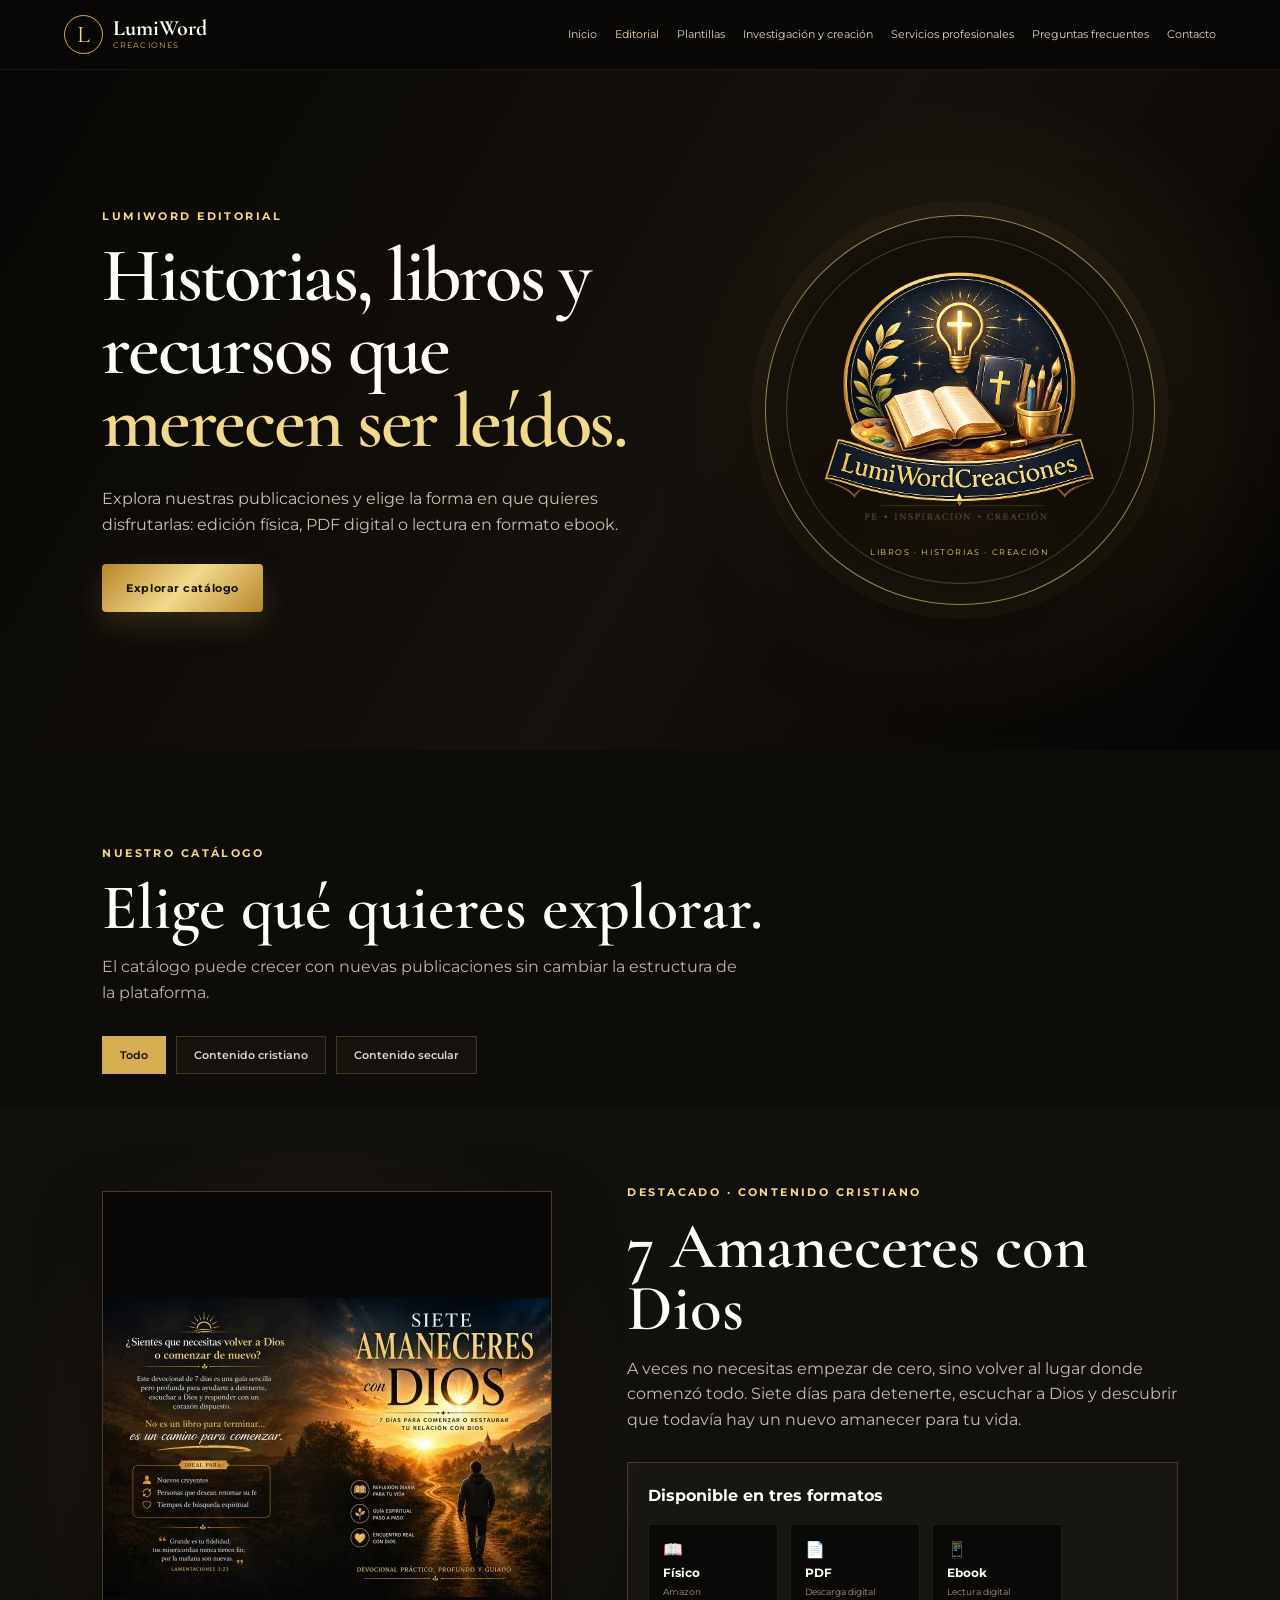
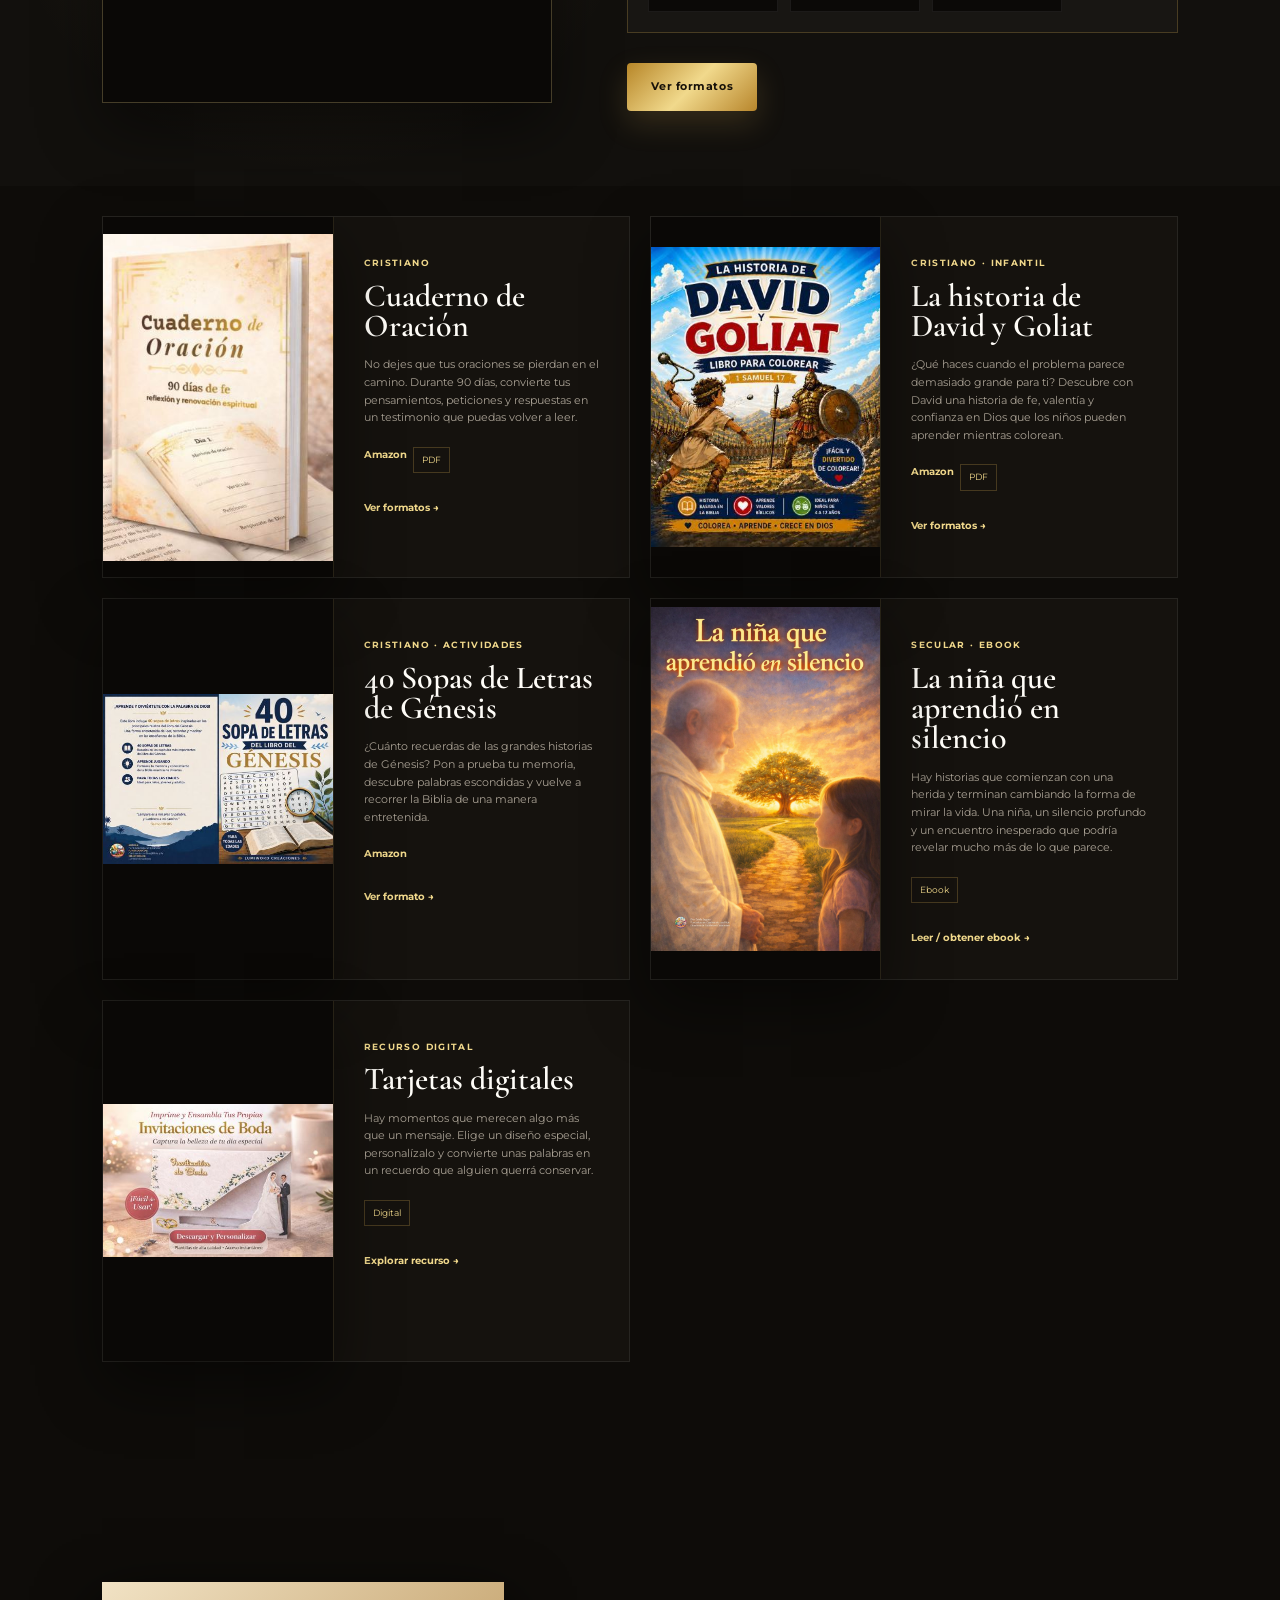
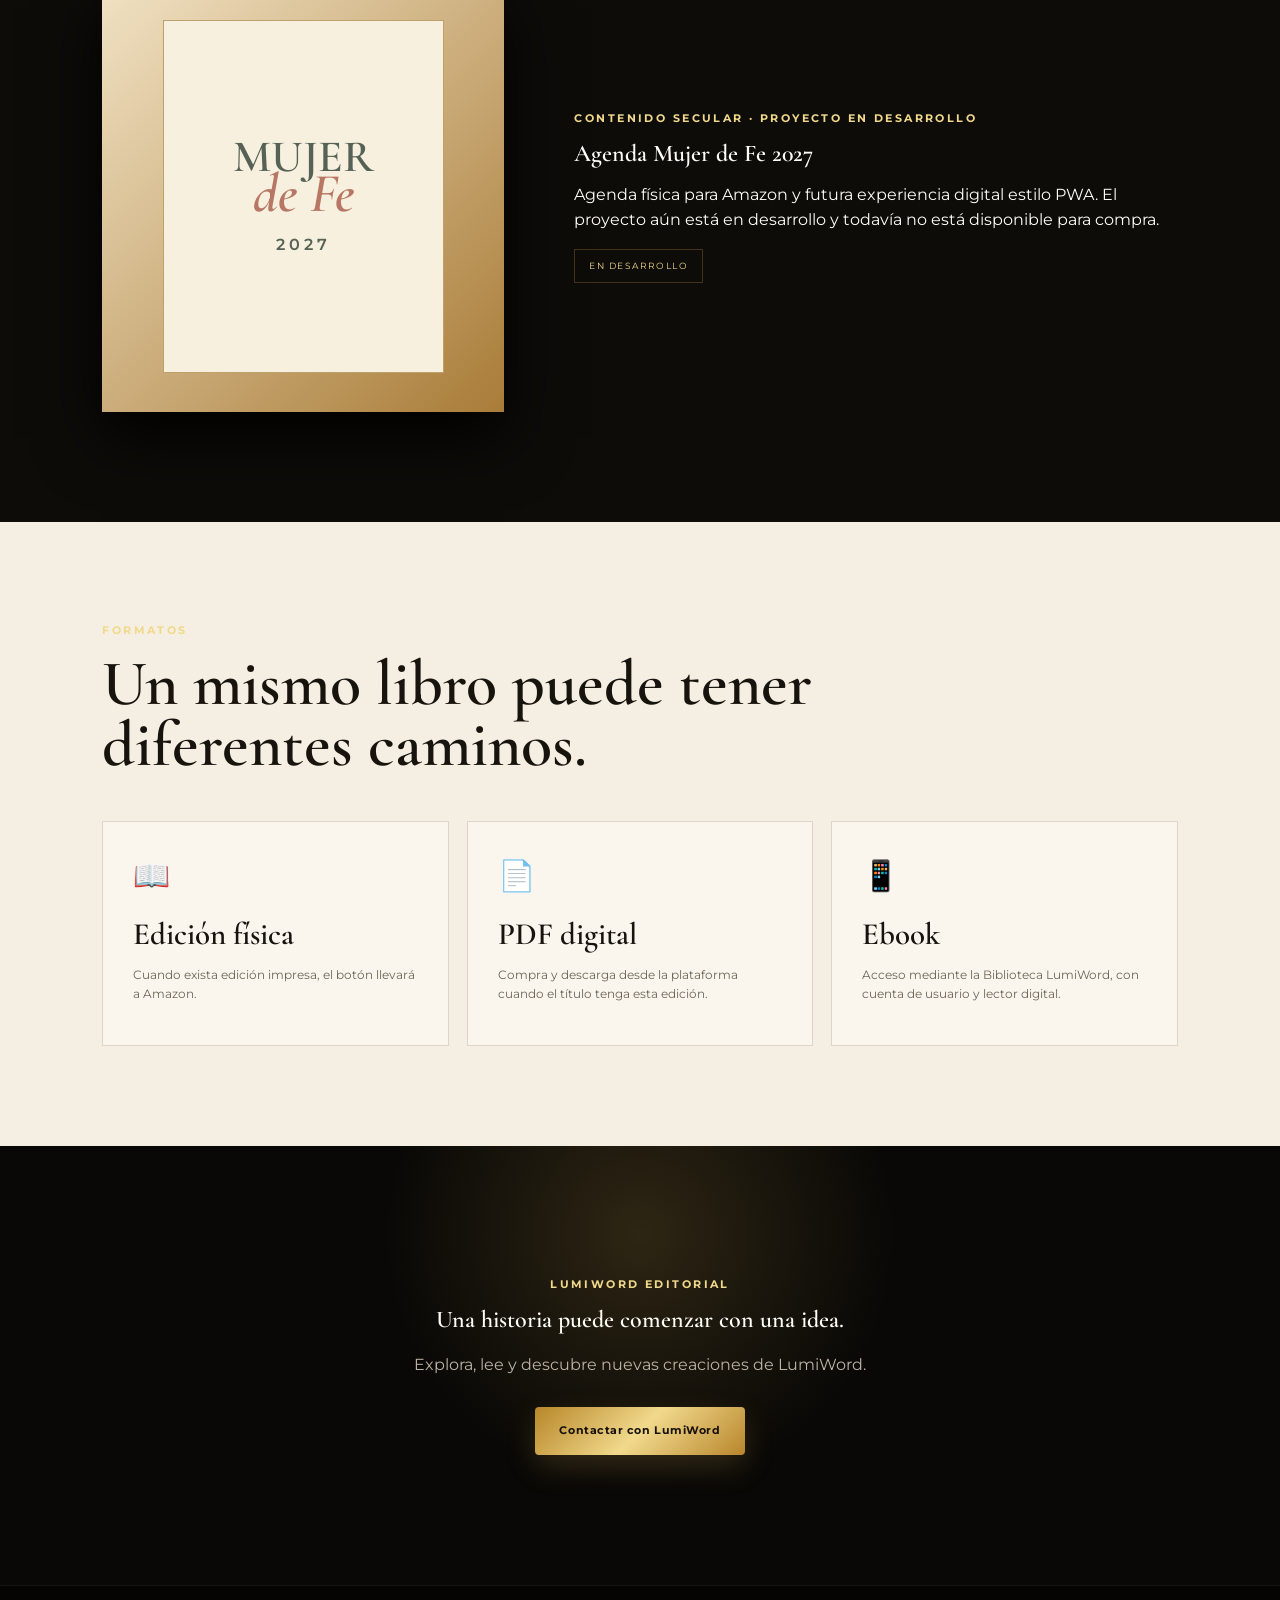
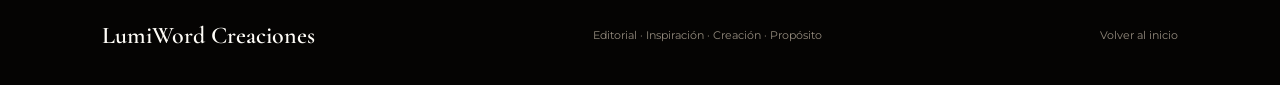
<file: editorial.html>
<!DOCTYPE html>
<html lang="es">
<head>
  <meta charset="UTF-8">
  <meta name="viewport" content="width=device-width, initial-scale=1.0">
  <meta name="description" content="LumiWord Editorial: libros, historias y recursos en formatos físico, PDF y ebook.">
  <title>Editorial | LumiWord Creaciones</title>
  <link rel="preconnect" href="https://fonts.googleapis.com">
  <link rel="preconnect" href="https://fonts.gstatic.com" crossorigin>
  <link href="https://fonts.googleapis.com/css2?family=Cormorant+Garamond:wght@500;600;700&family=Montserrat:wght@400;500;600;700&display=swap" rel="stylesheet">
  <link rel="stylesheet" href="css/editorial.css">
</head>
<body>
  <header class="editorial-header">
    <a class="brand" href="index.html" aria-label="Volver a LumiWord Creaciones"><span class="brand-mark">L</span><span><strong>LumiWord</strong><small>Creaciones</small></span></a>
    <nav aria-label="Navegación de LumiWord"><a href="index.html">Inicio</a><a class="active" href="editorial.html">Editorial</a><a href="index.html#plantillas">Plantillas</a><a href="index.html#investigacion">Investigación y creación</a><a href="index.html#servicios">Servicios profesionales</a><a href="index.html#faq">Preguntas frecuentes</a><a href="index.html#contacto">Contacto</a></nav>
  </header>
  <main>
    <section class="editorial-hero"><div class="hero-copy"><p class="eyebrow">LUMIWORD EDITORIAL</p><h1>Historias, libros y recursos que <span>merecen ser leídos.</span></h1><p>Explora nuestras publicaciones y elige la forma en que quieres disfrutarlas: edición física, PDF digital o lectura en formato ebook.</p><div class="hero-actions"><a class="btn gold" href="#catalogo">Explorar catálogo</a></div></div><div class="hero-seal" aria-hidden="true"><div class="seal-ring"></div><img src="assets/logo/logo-lumiword.png" alt="" class="seal-logo"><span>LIBROS · HISTORIAS · CREACIÓN</span></div></section>
    <section class="line-selector" id="catalogo"><div class="section-intro"><p class="eyebrow">NUESTRO CATÁLOGO</p><h2>Elige qué quieres explorar.</h2><p>El catálogo puede crecer con nuevas publicaciones sin cambiar la estructura de la plataforma.</p></div><div class="filters" role="tablist" aria-label="Filtrar catálogo"><button class="filter active" data-filter="todos" type="button">Todo</button><button class="filter" data-filter="cristiano" type="button">Contenido cristiano</button><button class="filter" data-filter="secular" type="button">Contenido secular</button></div></section>
    <section class="featured-product product-section" data-category="cristiano"><a class="featured-cover cover cover-image-link" href="#producto-amaneceres" aria-label="Ver 7 Amaneceres con Dios"><img class="cover-image" src="assets/editorial/cristiano/7%20AMANECERES%20WEB.jpg" alt="Presentación de 7 Amaneceres con Dios" loading="eager"></a><div class="featured-copy"><p class="eyebrow">DESTACADO · CONTENIDO CRISTIANO</p><h2>7 Amaneceres con Dios</h2><p>A veces no necesitas empezar de cero, sino volver al lugar donde comenzó todo. Siete días para detenerte, escuchar a Dios y descubrir que todavía hay un nuevo amanecer para tu vida.</p><div class="format-box"><strong>Disponible en tres formatos</strong><div class="format-list"><a href="https://www.amazon.com/dp/B0GSQKVSM6" target="_blank" rel="noopener noreferrer"><span>📖 <b>Físico</b><small>Amazon</small></span></a><span>📄 <b>PDF</b><small>Descarga digital</small></span><span>📱 <b>Ebook</b><small>Lectura digital</small></span></div></div><a class="btn gold" href="#producto-amaneceres">Ver formatos</a></div></section>
    <section class="catalog-grid" id="productos">
      <article class="book-card product" data-category="cristiano"><a class="cover cover-image-link" href="#producto-oracion" aria-label="Ver Cuaderno de Oración"><img class="cover-image" src="assets/editorial/cristiano/CUADERNO%20DE%20ORACION%20WEB.jpg" alt="Presentación de Cuaderno de Oración" loading="lazy"></a><div class="book-info"><p class="tag">CRISTIANO</p><h3>Cuaderno de Oración</h3><p>No dejes que tus oraciones se pierdan en el camino. Durante 90 días, convierte tus pensamientos, peticiones y respuestas en un testimonio que puedas volver a leer.</p><div class="badges"><a href="https://www.amazon.com/dp/B0GTM16LT4" target="_blank" rel="noopener noreferrer">Amazon</a><span>PDF</span></div><a href="#producto-oracion">Ver formatos →</a></div></article>
      <article class="book-card product" data-category="cristiano"><a class="cover cover-image-link" href="#producto-david" aria-label="Ver La historia de David y Goliat"><img class="cover-image" src="assets/editorial/cristiano/DAVID%20Y%20GOLIAT%20WEB.jpg" alt="Presentación de La historia de David y Goliat" loading="lazy"></a><div class="book-info"><p class="tag">CRISTIANO · INFANTIL</p><h3>La historia de David y Goliat</h3><p>¿Qué haces cuando el problema parece demasiado grande para ti? Descubre con David una historia de fe, valentía y confianza en Dios que los niños pueden aprender mientras colorean.</p><div class="badges"><a href="https://www.amazon.com/dp/B0GZGN1S7V" target="_blank" rel="noopener noreferrer">Amazon</a><span>PDF</span></div><a href="#producto-david">Ver formatos →</a></div></article>
      <article class="book-card product" data-category="cristiano"><a class="cover cover-image-link" href="#producto-sopa" aria-label="Ver 40 Sopas de Letras de Génesis"><img class="cover-image" src="assets/editorial/cristiano/SOPA%20DE%20LETRAS%20GENESIS.jpg" alt="Presentación de 40 Sopas de Letras de Génesis" loading="lazy"></a><div class="book-info"><p class="tag">CRISTIANO · ACTIVIDADES</p><h3>40 Sopas de Letras de Génesis</h3><p>¿Cuánto recuerdas de las grandes historias de Génesis? Pon a prueba tu memoria, descubre palabras escondidas y vuelve a recorrer la Biblia de una manera entretenida.</p><div class="badges"><a href="https://www.amazon.com/dp/B0GZKJG9T7" target="_blank" rel="noopener noreferrer">Amazon</a></div><a href="#producto-sopa">Ver formato →</a></div></article>
      <article class="book-card product" data-category="secular"><a class="cover cover-image-link" href="#producto-nina" aria-label="Ver La niña que aprendió en silencio"><img class="cover-image" src="assets/editorial/cristiano/portada%20amazon%20la%20ni%C3%B1a%20que%20aprendio.jpg" alt="Presentación de La niña que aprendió en silencio" loading="lazy"></a><div class="book-info"><p class="tag">SECULAR · EBOOK</p><h3>La niña que aprendió en silencio</h3><p>Hay historias que comienzan con una herida y terminan cambiando la forma de mirar la vida. Una niña, un silencio profundo y un encuentro inesperado que podría revelar mucho más de lo que parece.</p><div class="badges"><span>Ebook</span></div><a href="#producto-nina">Leer / obtener ebook →</a></div></article>
      <article class="book-card product resource-card" data-category="cristiano"><a class="cover cover-image-link" href="#tarjetas" aria-label="Explorar Tarjetas digitales"><img class="cover-image" src="assets/editorial/cristiano/TARJETA%20BODA-ESPA%C3%91OL%20web.jpg" alt="Presentación de Tarjeta de Boda digital" loading="lazy"></a><div class="book-info"><p class="tag">RECURSO DIGITAL</p><h3>Tarjetas digitales</h3><p>Hay momentos que merecen algo más que un mensaje. Elige un diseño especial, personalízalo y convierte unas palabras en un recuerdo que alguien querrá conservar.</p><div class="badges"><span>Digital</span></div><a href="#tarjetas">Explorar recurso →</a></div></article>
    </section>
    <section class="agenda-section" data-category="secular"><div class="agenda-image"><div class="agenda-placeholder">MUJER<br><em>de Fe</em><small>2027</small></div></div><div><p class="eyebrow">CONTENIDO SECULAR · PROYECTO EN DESARROLLO</p><h2>Agenda Mujer de Fe 2027</h2><p>Agenda física para Amazon y futura experiencia digital estilo PWA. El proyecto aún está en desarrollo y todavía no está disponible para compra.</p><span class="status">EN DESARROLLO</span></div></section>
    <section class="formats-section"><div class="section-intro"><p class="eyebrow">FORMATOS</p><h2>Un mismo libro puede tener diferentes caminos.</h2></div><div class="formats-grid"><div><span>📖</span><h3>Edición física</h3><p>Cuando exista edición impresa, el botón llevará a Amazon.</p></div><div><span>📄</span><h3>PDF digital</h3><p>Compra y descarga desde la plataforma cuando el título tenga esta edición.</p></div><div><span>📱</span><h3>Ebook</h3><p>Acceso mediante la Biblioteca LumiWord, con cuenta de usuario y lector digital.</p></div></div></section>
    <section class="editorial-cta"><p class="eyebrow">LUMIWORD EDITORIAL</p><h2>Una historia puede comenzar con una idea.</h2><p>Explora, lee y descubre nuevas creaciones de LumiWord.</p><a class="btn gold" href="index.html#contacto">Contactar con LumiWord</a></section>
  </main>
  <footer class="editorial-footer"><strong>LumiWord Creaciones</strong><span>Editorial · Inspiración · Creación · Propósito</span><a href="index.html">Volver al inicio</a></footer>
  <script src="js/editorial.js"></script>
</body>
</html>
</file>
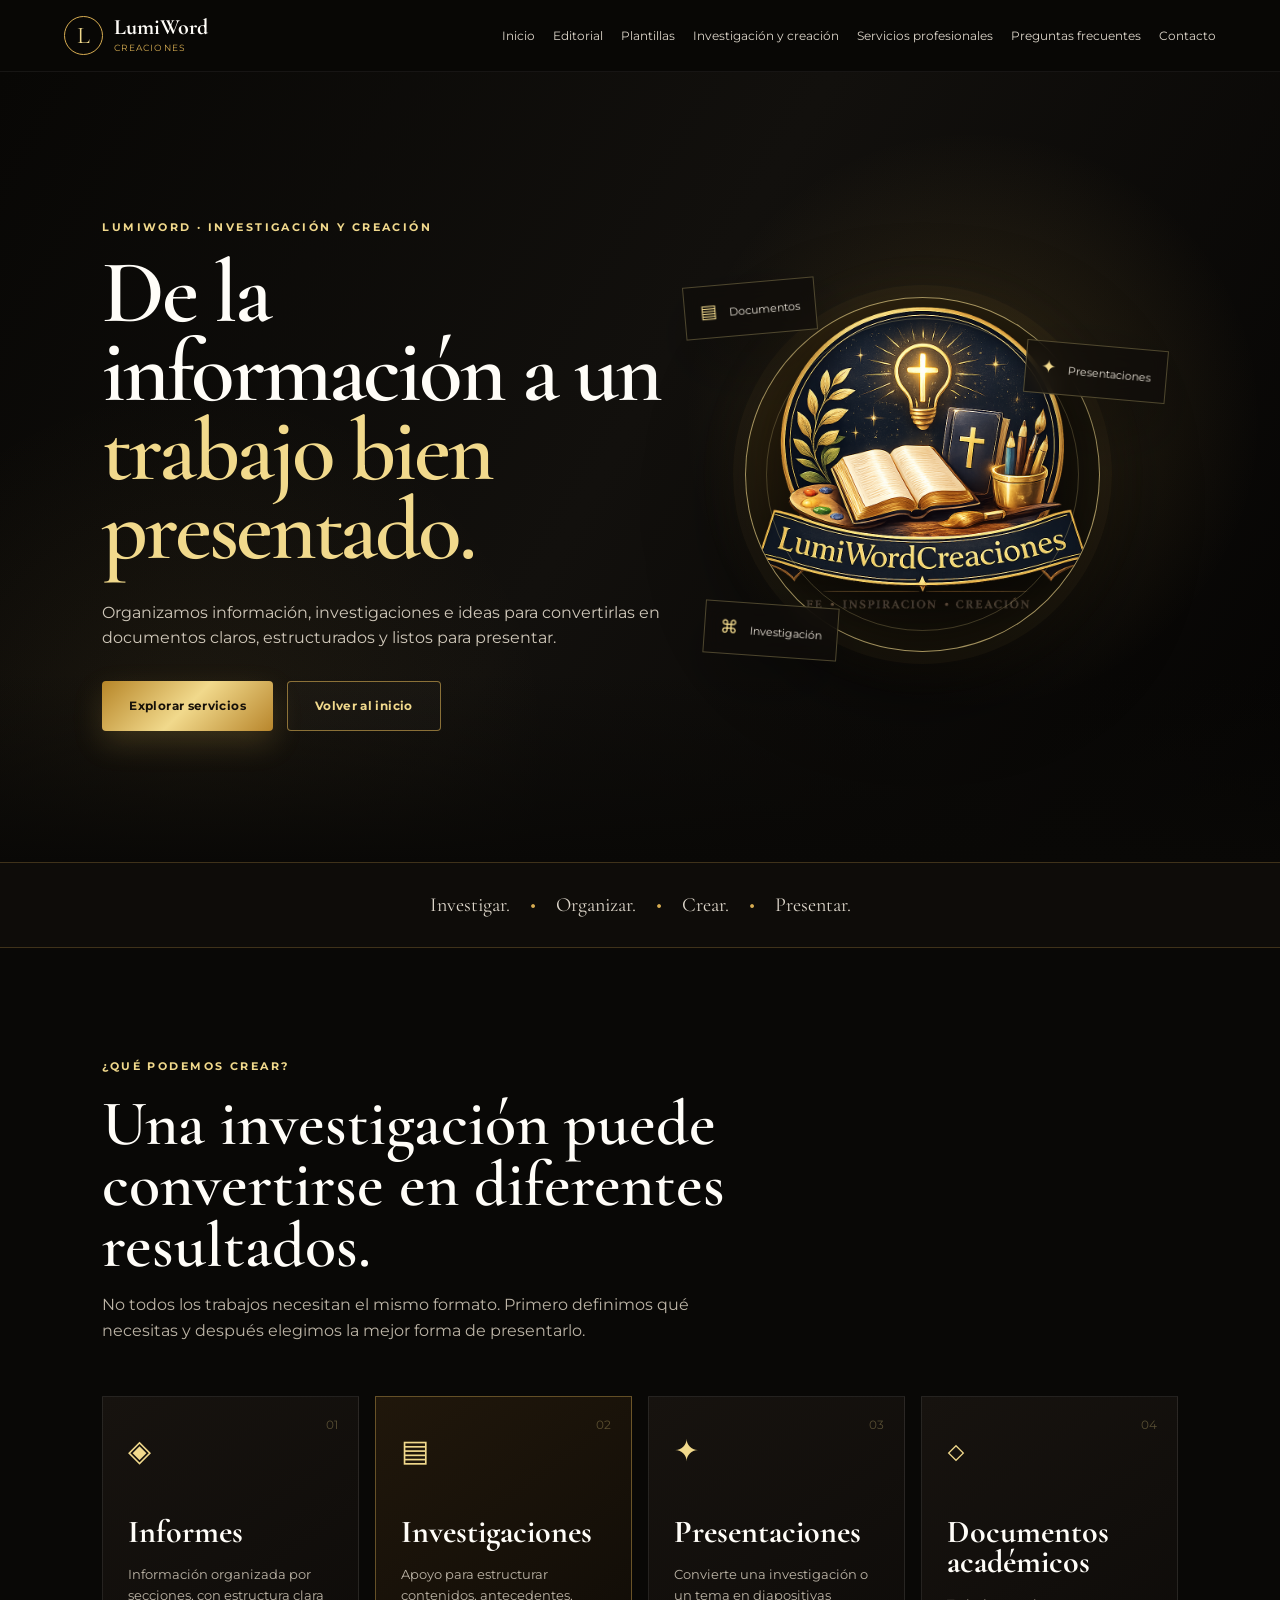
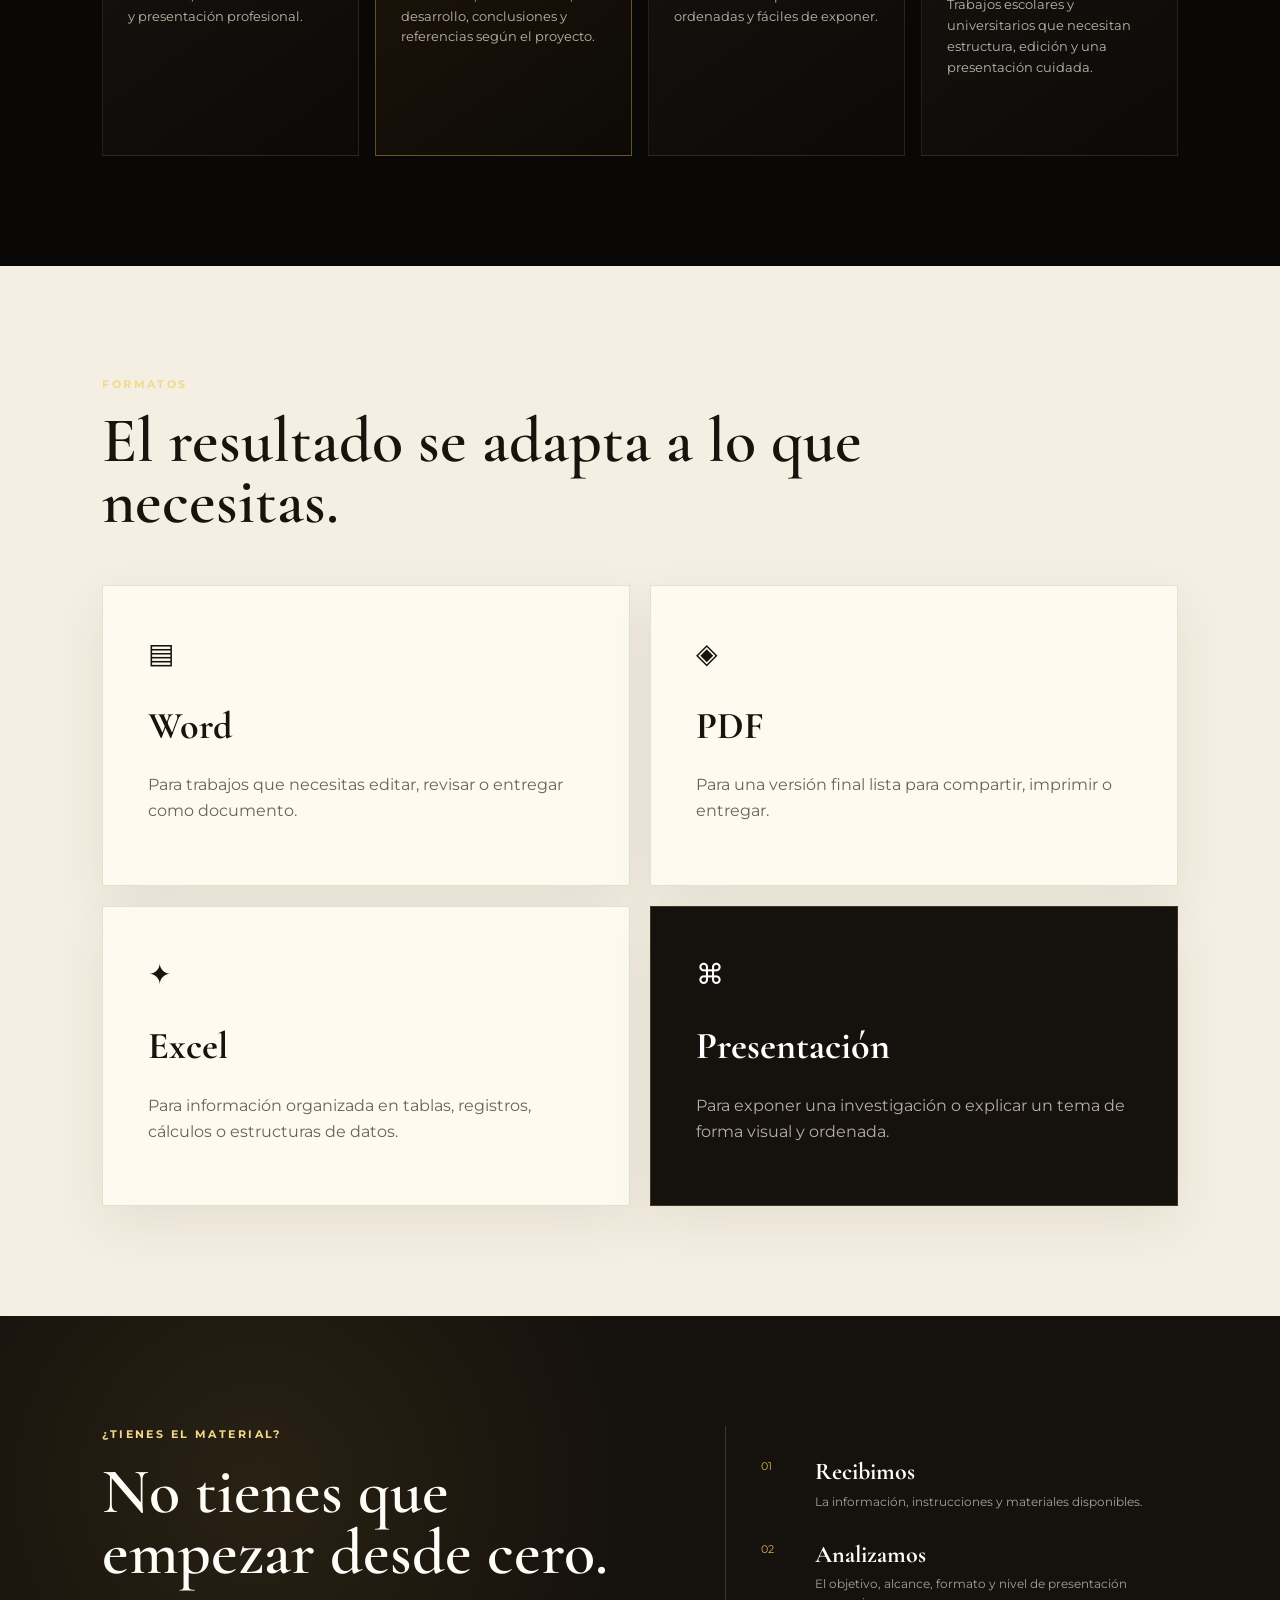
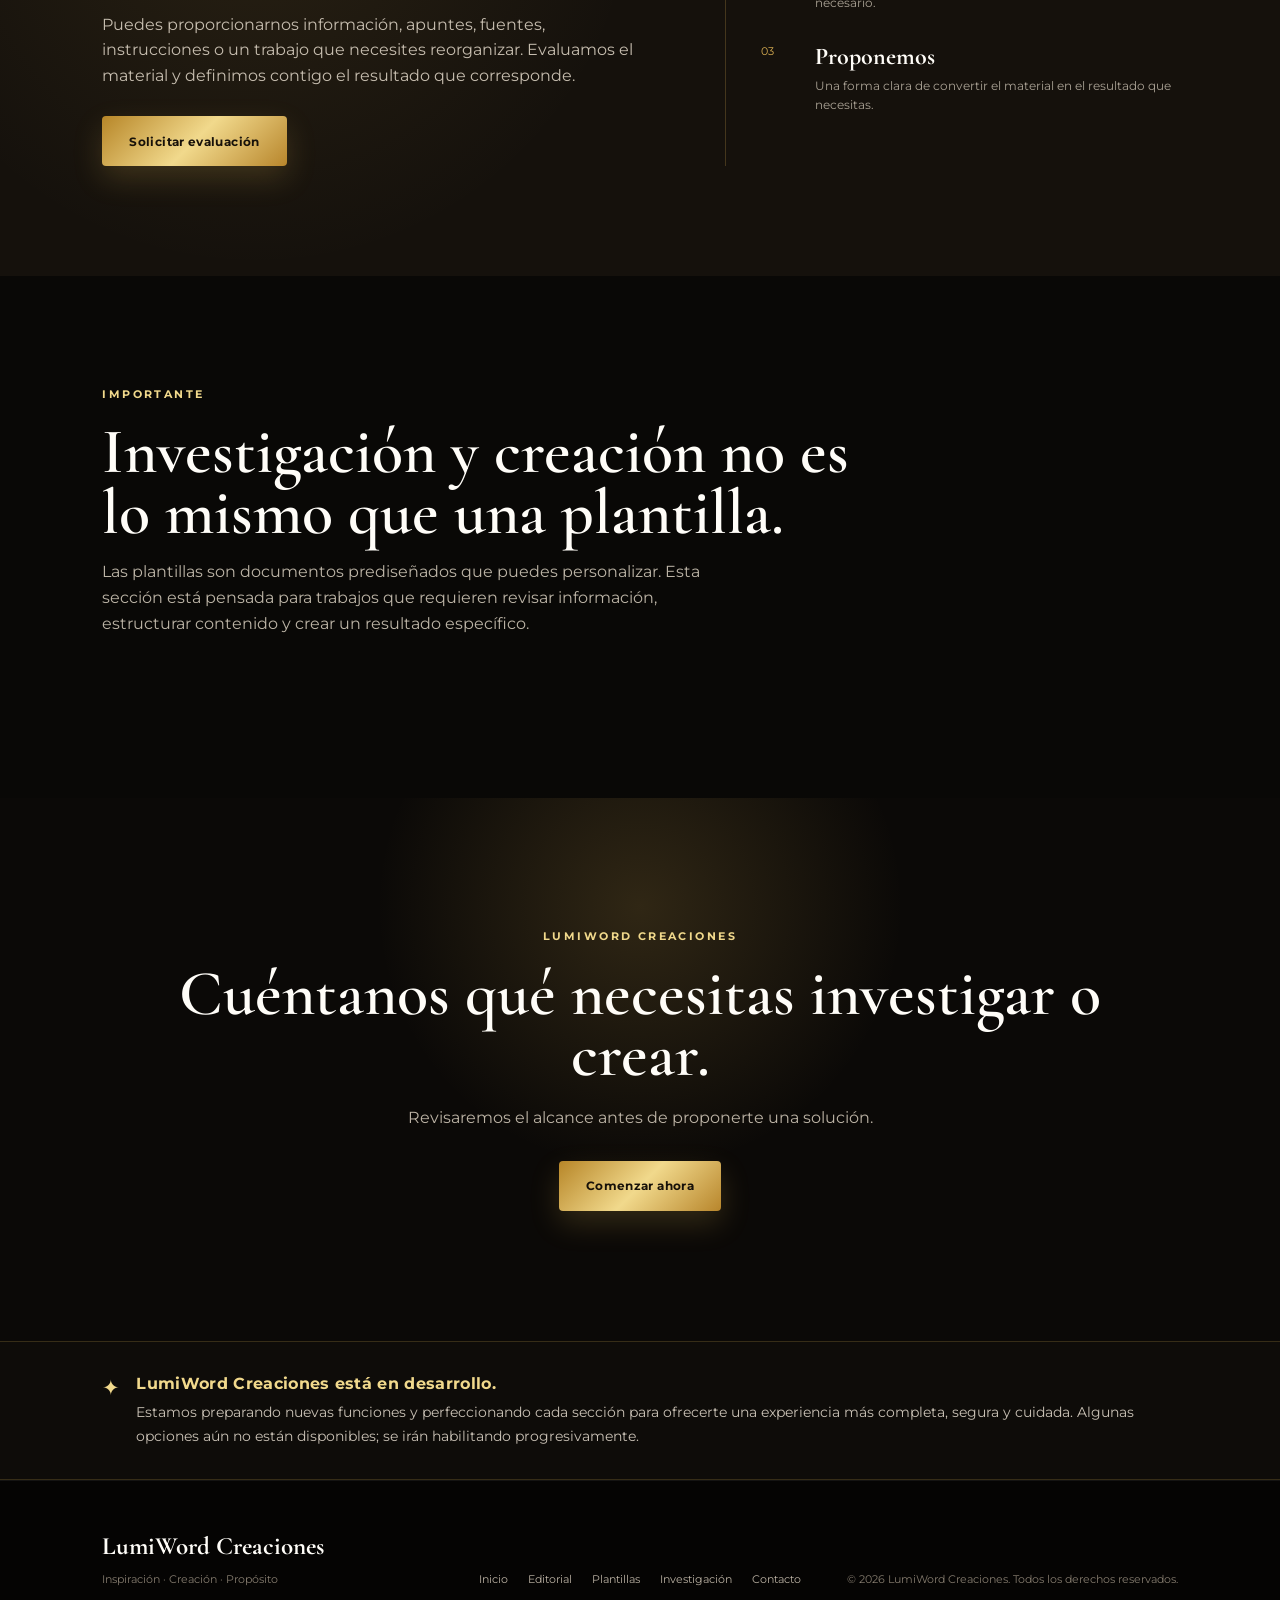
<file: investigacion.html>
<!DOCTYPE html>
<html lang="es">
<head>
  <meta charset="UTF-8">
  <meta name="viewport" content="width=device-width, initial-scale=1.0">
  <meta name="description" content="Investigación y creación LumiWord: convierte información e investigaciones en documentos, informes, presentaciones y otros formatos.">
  <title>Investigación y creación | LumiWord Creaciones</title>
  <link rel="preconnect" href="https://fonts.googleapis.com">
  <link rel="preconnect" href="https://fonts.googleapis.com" crossorigin>
  <link href="https://fonts.googleapis.com/css2?family=Cormorant+Garamond:wght@500;600;700&family=Montserrat:wght@400;500;600;700&display=swap" rel="stylesheet">
  <link rel="stylesheet" href="css/style.css">
</head>
<body>
  <header class="site-header" id="inicio">
    <a class="brand" href="index.html" aria-label="LumiWord Creaciones, inicio"><span class="brand-mark">L</span><span><strong>LumiWord</strong><small>Creaciones</small></span></a>
    <button class="menu-toggle" type="button" aria-label="Abrir menú" aria-expanded="false"><span></span><span></span><span></span></button>
    <nav class="main-nav" aria-label="Navegación principal">
      <a href="index.html">Inicio</a>
      <a href="editorial.html">Editorial</a>
      <a href="plantillas.html">Plantillas</a>
      <a class="active" href="investigacion.html">Investigación y creación</a>
      <a href="index.html#servicios">Servicios profesionales</a>
      <a href="index.html#faq">Preguntas frecuentes</a>
      <a href="index.html#contacto">Contacto</a>
    </nav>
  </header>

  <main>
    <section class="hero">
      <div class="hero-glow hero-glow-one"></div>
      <div class="hero-glow hero-glow-two"></div>
      <div class="hero-content">
        <p class="eyebrow">LUMIWORD · INVESTIGACIÓN Y CREACIÓN</p>
        <h1>De la información a un<br><span>trabajo bien presentado.</span></h1>
        <p class="hero-text">Organizamos información, investigaciones e ideas para convertirlas en documentos claros, estructurados y listos para presentar.</p>
        <div class="hero-actions">
          <a class="btn btn-gold" href="#servicios-investigacion">Explorar servicios</a>
          <a class="btn btn-outline" href="index.html">Volver al inicio</a>
        </div>
      </div>
      <div class="hero-art" aria-label="Logo de LumiWord Creaciones">
        <div class="orb orb-back"></div>
        <div class="orb orb-main"><div class="orb-light"></div><img class="hero-logo" src="assets/logo/logo-lumiword.png" alt="LumiWord Creaciones"></div>
        <div class="floating-card card-document">▤ <span>Documentos</span></div>
        <div class="floating-card card-design">✦ <span>Presentaciones</span></div>
        <div class="floating-card card-web">⌘ <span>Investigación</span></div>
      </div>
    </section>

    <section class="identity-strip">
      <p>Investigar.</p><span>•</span><p>Organizar.</p><span>•</span><p>Crear.</p><span>•</span><p>Presentar.</p>
    </section>

    <section class="section section-dark" id="servicios-investigacion">
      <div class="section-heading">
        <p class="eyebrow">¿QUÉ PODEMOS CREAR?</p>
        <h2>Una investigación puede convertirse en diferentes resultados.</h2>
        <p>No todos los trabajos necesitan el mismo formato. Primero definimos qué necesitas y después elegimos la mejor forma de presentarlo.</p>
      </div>
      <div class="area-grid">
        <article class="area-card"><div class="area-number">01</div><div class="area-icon">◈</div><h3>Informes</h3><p>Información organizada por secciones, con estructura clara y presentación profesional.</p></article>
        <article class="area-card featured"><div class="area-number">02</div><div class="area-icon">▤</div><h3>Investigaciones</h3><p>Apoyo para estructurar contenidos, antecedentes, desarrollo, conclusiones y referencias según el proyecto.</p></article>
        <article class="area-card"><div class="area-number">03</div><div class="area-icon">✦</div><h3>Presentaciones</h3><p>Convierte una investigación o un tema en diapositivas ordenadas y fáciles de exponer.</p></article>
        <article class="area-card"><div class="area-number">04</div><div class="area-icon">◇</div><h3>Documentos académicos</h3><p>Trabajos escolares y universitarios que necesitan estructura, edición y una presentación cuidada.</p></article>
      </div>
    </section>

    <section class="section section-soft">
      <div class="section-heading">
        <p class="eyebrow">FORMATOS</p>
        <h2>El resultado se adapta a lo que necesitas.</h2>
      </div>
      <div class="process-grid">
        <article class="process-card"><span class="process-icon">▤</span><h3>Word</h3><p>Para trabajos que necesitas editar, revisar o entregar como documento.</p></article>
        <article class="process-card"><span class="process-icon">◈</span><h3>PDF</h3><p>Para una versión final lista para compartir, imprimir o entregar.</p></article>
        <article class="process-card"><span class="process-icon">✦</span><h3>Excel</h3><p>Para información organizada en tablas, registros, cálculos o estructuras de datos.</p></article>
        <article class="process-card process-card-dark"><span class="process-icon">⌘</span><h3>Presentación</h3><p>Para exponer una investigación o explicar un tema de forma visual y ordenada.</p></article>
      </div>
    </section>

    <section class="idea-section">
      <div class="idea-content">
        <p class="eyebrow">¿TIENES EL MATERIAL?</p>
        <h2>No tienes que empezar desde cero.</h2>
        <p>Puedes proporcionarnos información, apuntes, fuentes, instrucciones o un trabajo que necesites reorganizar. Evaluamos el material y definimos contigo el resultado que corresponde.</p>
        <a class="btn btn-gold" href="index.html#contacto">Solicitar evaluación</a>
      </div>
      <div class="idea-note">
        <span>01</span><strong>Recibimos</strong><p>La información, instrucciones y materiales disponibles.</p>
        <span>02</span><strong>Analizamos</strong><p>El objetivo, alcance, formato y nivel de presentación necesario.</p>
        <span>03</span><strong>Proponemos</strong><p>Una forma clara de convertir el material en el resultado que necesitas.</p>
      </div>
    </section>

    <section class="section section-dark">
      <div class="section-heading">
        <p class="eyebrow">IMPORTANTE</p>
        <h2>Investigación y creación no es lo mismo que una plantilla.</h2>
        <p>Las plantillas son documentos prediseñados que puedes personalizar. Esta sección está pensada para trabajos que requieren revisar información, estructurar contenido y crear un resultado específico.</p>
      </div>
    </section>

    <section class="final-cta" id="contacto">
      <p class="eyebrow">LUMIWORD CREACIONES</p>
      <h2>Cuéntanos qué necesitas investigar o crear.</h2>
      <p>Revisaremos el alcance antes de proponerte una solución.</p>
      <a class="btn btn-gold" href="mailto:contacto@lumiwordcreaciones.com">Comenzar ahora</a>
    </section>
  </main>

  <footer class="site-footer">
    <div><strong>LumiWord Creaciones</strong><p>Inspiración · Creación · Propósito</p></div>
    <div class="footer-links"><a href="index.html">Inicio</a><a href="editorial.html">Editorial</a><a href="plantillas.html">Plantillas</a><a href="investigacion.html">Investigación</a><a href="index.html#contacto">Contacto</a></div>
    <p class="copyright">© <span id="year"></span> LumiWord Creaciones. Todos los derechos reservados.</p>
  </footer>
  <script src="js/app.js"></script>
</body>
</html>
</file>
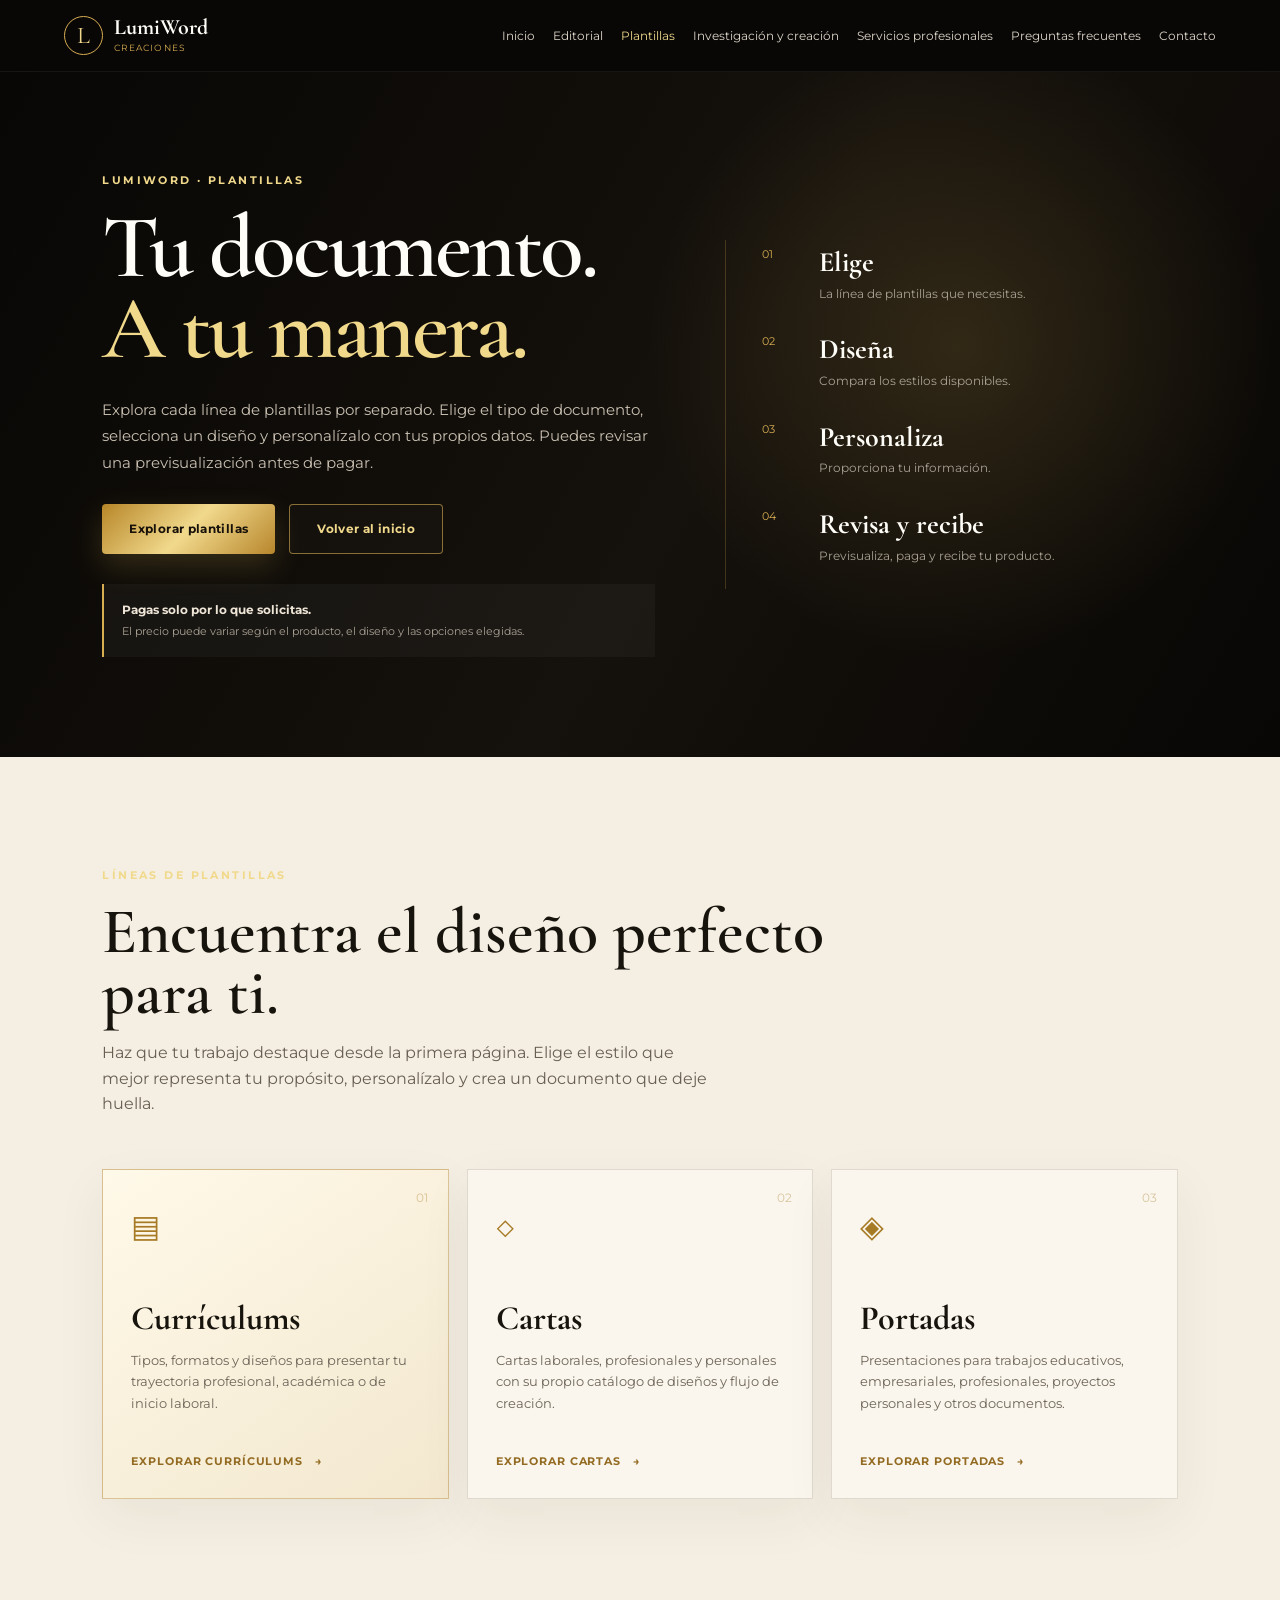
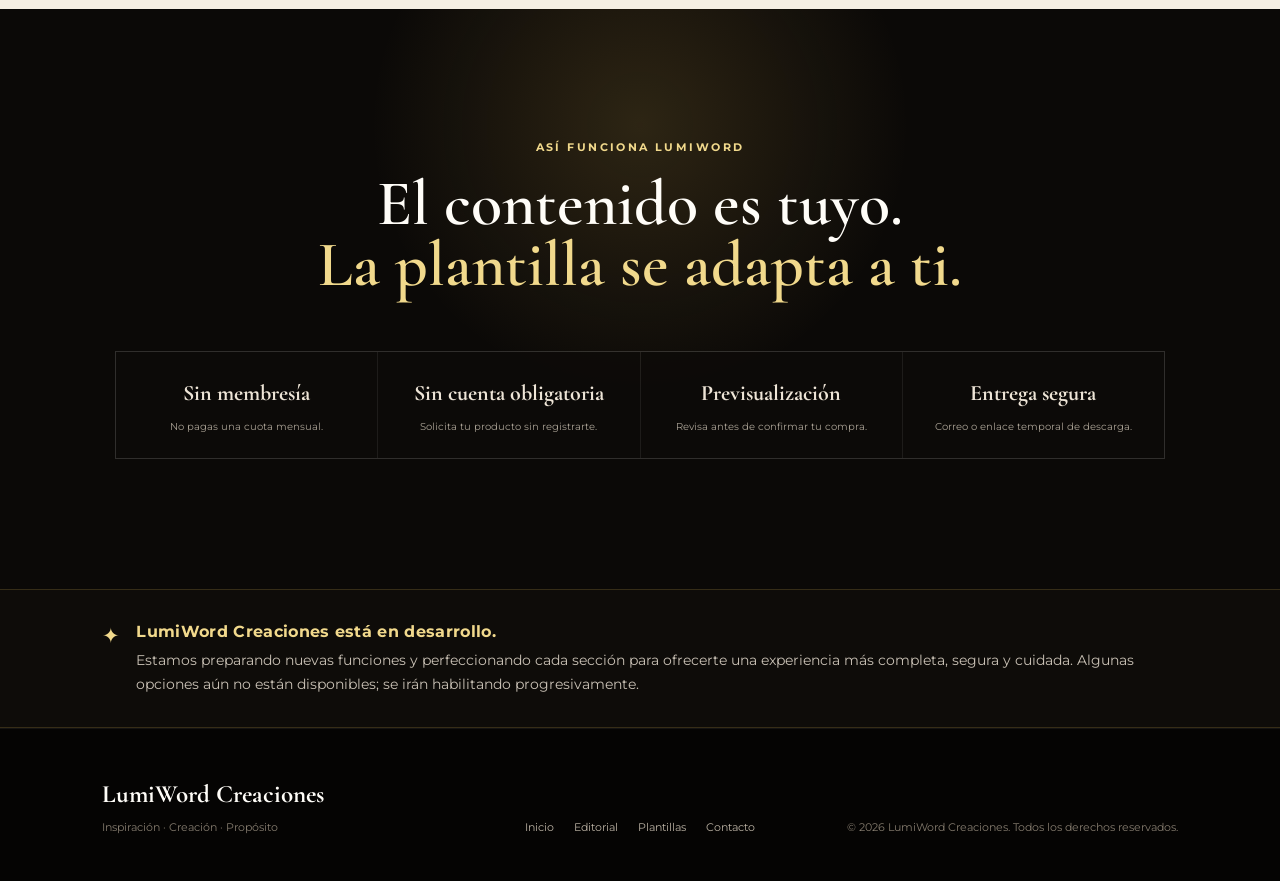
<file: plantillas.html>
<!DOCTYPE html>
<html lang="es">
<head>
  <meta charset="UTF-8">
  <meta name="viewport" content="width=device-width, initial-scale=1.0">
  <meta name="description" content="LumiWord Creaciones: explora Currículums, Cartas y Portadas como líneas independientes de plantillas.">
  <title>Plantillas | LumiWord Creaciones</title>
  <link rel="preconnect" href="https://fonts.googleapis.com">
  <link rel="preconnect" href="https://fonts.gstatic.com" crossorigin>
  <link href="https://fonts.googleapis.com/css2?family=Cormorant+Garamond:wght@500;600;700&family=Montserrat:wght@400;500;600;700&display=swap" rel="stylesheet">
  <link rel="stylesheet" href="css/style.css">
  <link rel="stylesheet" href="css/plantillas.css">
</head>
<body>
  <header class="site-header" id="inicio">
    <a class="brand" href="index.html" aria-label="LumiWord Creaciones, inicio"><span class="brand-mark">L</span><span><strong>LumiWord</strong><small>Creaciones</small></span></a>
    <button class="menu-toggle" type="button" aria-label="Abrir menú" aria-expanded="false"><span></span><span></span><span></span></button>
    <nav class="main-nav" aria-label="Navegación principal"><a href="index.html">Inicio</a><a href="editorial.html">Editorial</a><a class="active" href="plantillas.html">Plantillas</a><a href="index.html#investigacion">Investigación y creación</a><a href="index.html#servicios">Servicios profesionales</a><a href="index.html#faq">Preguntas frecuentes</a><a href="index.html#contacto">Contacto</a></nav>
  </header>

  <main>
    <section class="templates-hero">
      <div class="templates-hero-content">
        <p class="eyebrow">LUMIWORD · PLANTILLAS</p>
        <h1>Tu documento.<br><span>A tu manera.</span></h1>
        <p>Explora cada línea de plantillas por separado. Elige el tipo de documento, selecciona un diseño y personalízalo con tus propios datos. Puedes revisar una previsualización antes de pagar.</p>
        <div class="templates-hero-actions"><a class="btn btn-gold" href="#catalogo">Explorar plantillas</a><a class="btn btn-outline" href="index.html">Volver al inicio</a></div>
        <div class="purchase-note"><strong>Pagas solo por lo que solicitas.</strong><span>El precio puede variar según el producto, el diseño y las opciones elegidas.</span></div>
      </div>
      <div class="templates-hero-note"><span class="note-number">01</span><strong>Elige</strong><p>La línea de plantillas que necesitas.</p><span class="note-number">02</span><strong>Diseña</strong><p>Compara los estilos disponibles.</p><span class="note-number">03</span><strong>Personaliza</strong><p>Proporciona tu información.</p><span class="note-number">04</span><strong>Revisa y recibe</strong><p>Previsualiza, paga y recibe tu producto.</p></div>
    </section>

    <section class="template-intro" id="catalogo">
      <div class="section-heading"><p class="eyebrow">LÍNEAS DE PLANTILLAS</p><h2>Encuentra el diseño perfecto para ti.</h2><p>Haz que tu trabajo destaque desde la primera página. Elige el estilo que mejor representa tu propósito, personalízalo y crea un documento que deje huella.</p></div>
      <div class="category-grid">
        <a class="category-card category-card-featured" href="curriculum.html"><span class="category-number">01</span><span class="category-icon">▤</span><h3>Currículums</h3><p>Tipos, formatos y diseños para presentar tu trayectoria profesional, académica o de inicio laboral.</p><span class="category-link">Explorar currículums <b>→</b></span></a>
        <a class="category-card" href="cartas.html"><span class="category-number">02</span><span class="category-icon">◇</span><h3>Cartas</h3><p>Cartas laborales, profesionales y personales con su propio catálogo de diseños y flujo de creación.</p><span class="category-link">Explorar cartas <b>→</b></span></a>
        <a class="category-card" href="portadas.html"><span class="category-number">03</span><span class="category-icon">◈</span><h3>Portadas</h3><p>Presentaciones para trabajos educativos, empresariales, profesionales, proyectos personales y otros documentos.</p><span class="category-link">Explorar portadas <b>→</b></span></a>
      </div>
    </section>

    <section class="templates-final">
      <p class="eyebrow">ASÍ FUNCIONA LUMIWORD</p><h2>El contenido es tuyo.<br><span>La plantilla se adapta a ti.</span></h2>
      <div class="final-principles"><div><strong>Sin membresía</strong><span>No pagas una cuota mensual.</span></div><div><strong>Sin cuenta obligatoria</strong><span>Solicita tu producto sin registrarte.</span></div><div><strong>Previsualización</strong><span>Revisa antes de confirmar tu compra.</span></div><div><strong>Entrega segura</strong><span>Correo o enlace temporal de descarga.</span></div></div>
    </section>
  </main>

  <footer class="site-footer"><div><strong>LumiWord Creaciones</strong><p>Inspiración · Creación · Propósito</p></div><div class="footer-links"><a href="index.html">Inicio</a><a href="editorial.html">Editorial</a><a href="plantillas.html">Plantillas</a><a href="index.html#contacto">Contacto</a></div><p class="copyright">© <span id="year"></span> LumiWord Creaciones. Todos los derechos reservados.</p></footer>
  <script src="js/app.js"></script>
</body>
</html>
</file>
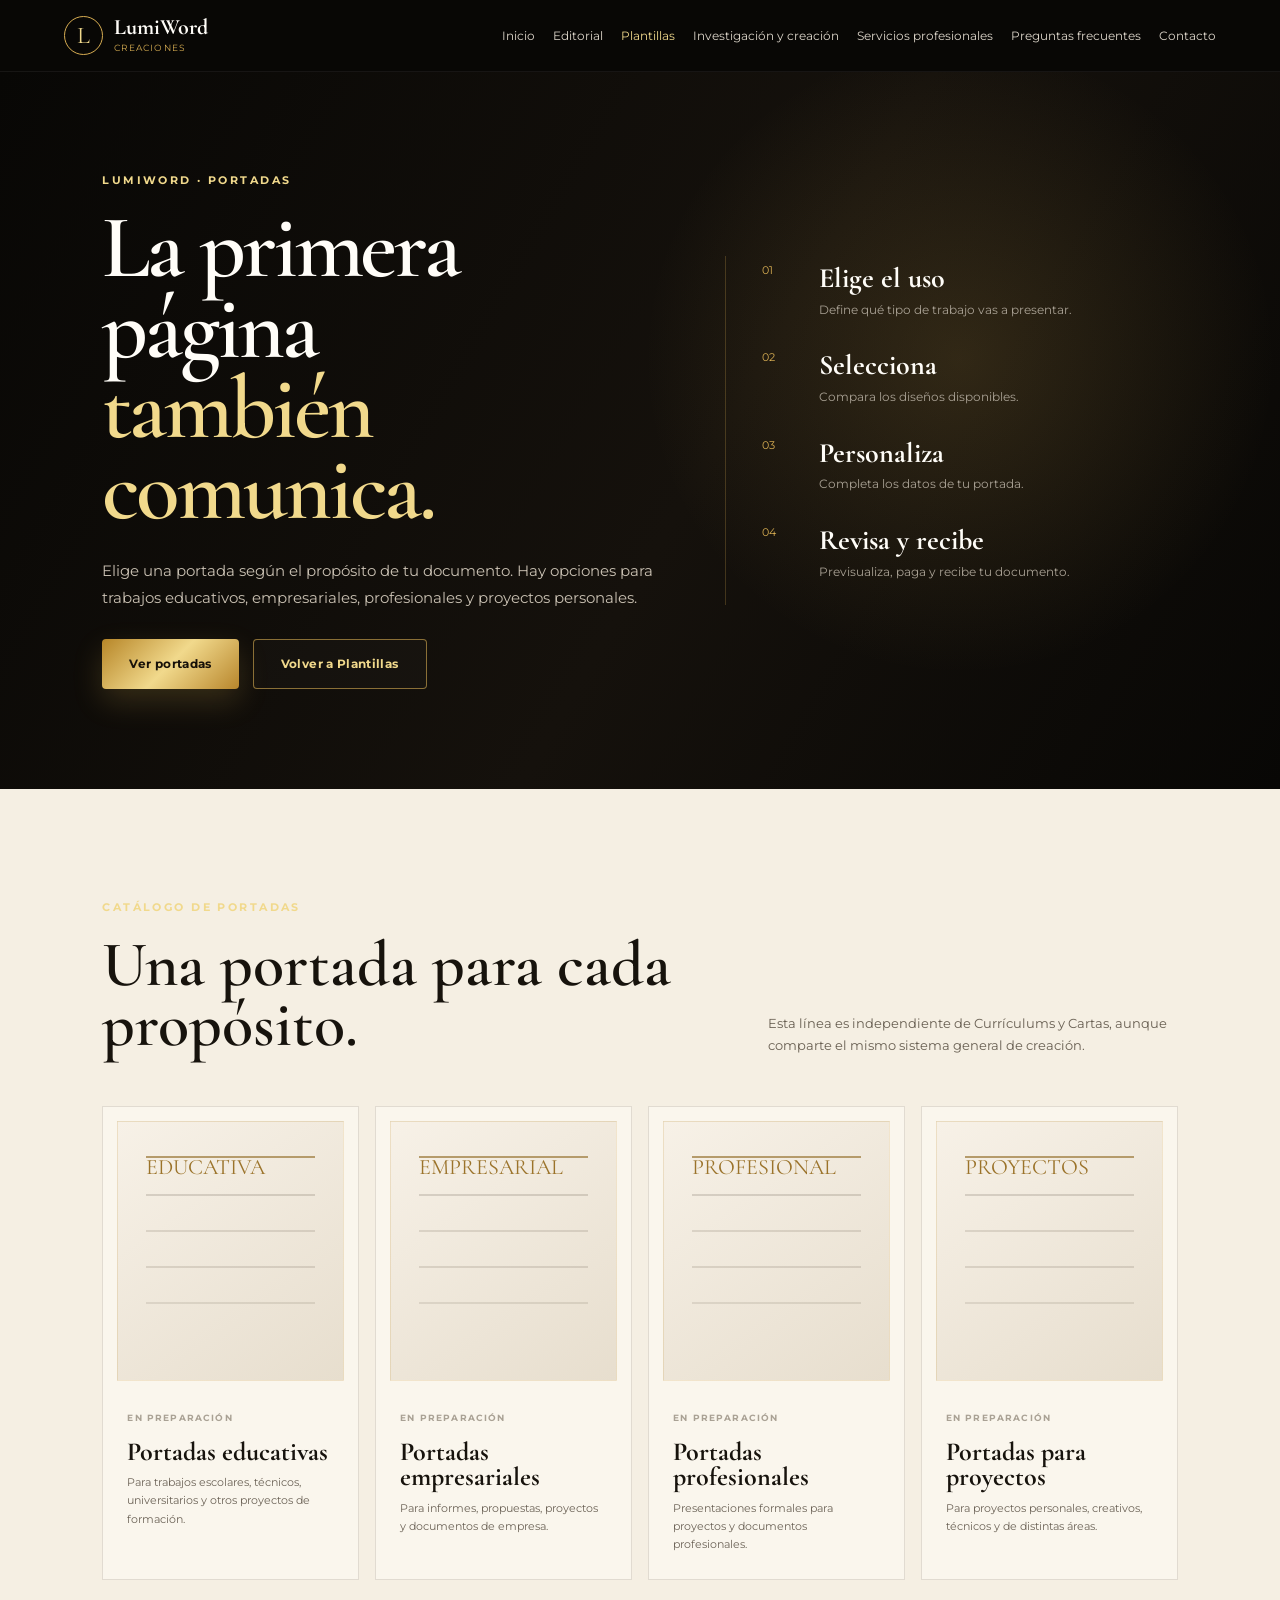
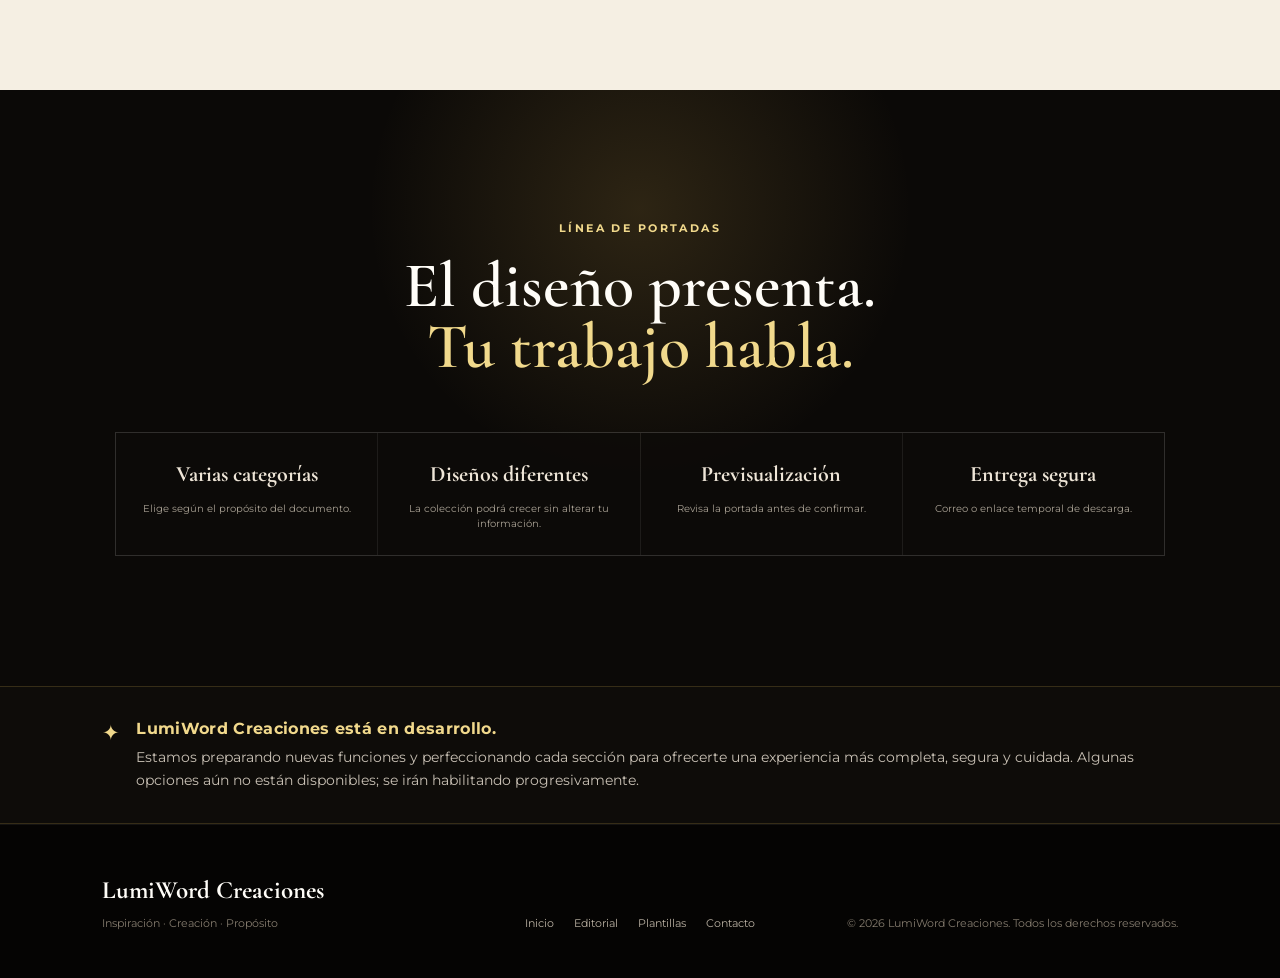
<file: portadas.html>
<!DOCTYPE html>
<html lang="es">
<head>
  <meta charset="UTF-8">
  <meta name="viewport" content="width=device-width, initial-scale=1.0">
  <meta name="description" content="Portadas LumiWord Creaciones: diseños para trabajos educativos, empresariales, profesionales y proyectos.">
  <title>Portadas | LumiWord Creaciones</title>
  <link rel="preconnect" href="https://fonts.googleapis.com">
  <link rel="preconnect" href="https://fonts.gstatic.com" crossorigin>
  <link href="https://fonts.googleapis.com/css2?family=Cormorant+Garamond:wght@500;600;700&family=Montserrat:wght@400;500;600;700&display=swap" rel="stylesheet">
  <link rel="stylesheet" href="css/style.css">
  <link rel="stylesheet" href="css/plantillas.css">
</head>
<body>
  <header class="site-header" id="inicio">
    <a class="brand" href="index.html" aria-label="LumiWord Creaciones, inicio"><span class="brand-mark">L</span><span><strong>LumiWord</strong><small>Creaciones</small></span></a>
    <button class="menu-toggle" type="button" aria-label="Abrir menú" aria-expanded="false"><span></span><span></span><span></span></button>
    <nav class="main-nav" aria-label="Navegación principal"><a href="index.html">Inicio</a><a href="editorial.html">Editorial</a><a class="active" href="plantillas.html">Plantillas</a><a href="index.html#investigacion">Investigación y creación</a><a href="index.html#servicios">Servicios profesionales</a><a href="index.html#faq">Preguntas frecuentes</a><a href="index.html#contacto">Contacto</a></nav>
  </header>
  <main>
    <section class="templates-hero">
      <div class="templates-hero-content"><p class="eyebrow">LUMIWORD · PORTADAS</p><h1>La primera página<br><span>también comunica.</span></h1><p>Elige una portada según el propósito de tu documento. Hay opciones para trabajos educativos, empresariales, profesionales y proyectos personales.</p><div class="templates-hero-actions"><a class="btn btn-gold" href="#catalogo">Ver portadas</a><a class="btn btn-outline" href="plantillas.html">Volver a Plantillas</a></div></div>
      <div class="templates-hero-note"><span class="note-number">01</span><strong>Elige el uso</strong><p>Define qué tipo de trabajo vas a presentar.</p><span class="note-number">02</span><strong>Selecciona</strong><p>Compara los diseños disponibles.</p><span class="note-number">03</span><strong>Personaliza</strong><p>Completa los datos de tu portada.</p><span class="note-number">04</span><strong>Revisa y recibe</strong><p>Previsualiza, paga y recibe tu documento.</p></div>
    </section>
    <section class="template-catalog section-soft" id="catalogo"><div class="catalog-heading"><div><p class="eyebrow">CATÁLOGO DE PORTADAS</p><h2>Una portada para cada propósito.</h2></div><p>Esta línea es independiente de Currículums y Cartas, aunque comparte el mismo sistema general de creación.</p></div><div class="document-grid">
      <article class="document-card"><div class="document-preview preview-letter"><span>EDUCATIVA</span></div><div class="document-info"><span class="document-tag">EN PREPARACIÓN</span><h3>Portadas educativas</h3><p>Para trabajos escolares, técnicos, universitarios y otros proyectos de formación.</p></div></article>
      <article class="document-card"><div class="document-preview preview-letter"><span>EMPRESARIAL</span></div><div class="document-info"><span class="document-tag">EN PREPARACIÓN</span><h3>Portadas empresariales</h3><p>Para informes, propuestas, proyectos y documentos de empresa.</p></div></article>
      <article class="document-card"><div class="document-preview preview-letter"><span>PROFESIONAL</span></div><div class="document-info"><span class="document-tag">EN PREPARACIÓN</span><h3>Portadas profesionales</h3><p>Presentaciones formales para proyectos y documentos profesionales.</p></div></article>
      <article class="document-card"><div class="document-preview preview-letter"><span>PROYECTOS</span></div><div class="document-info"><span class="document-tag">EN PREPARACIÓN</span><h3>Portadas para proyectos</h3><p>Para proyectos personales, creativos, técnicos y de distintas áreas.</p></div></article>
    </div></section>
    <section class="templates-final"><p class="eyebrow">LÍNEA DE PORTADAS</p><h2>El diseño presenta.<br><span>Tu trabajo habla.</span></h2><div class="final-principles"><div><strong>Varias categorías</strong><span>Elige según el propósito del documento.</span></div><div><strong>Diseños diferentes</strong><span>La colección podrá crecer sin alterar tu información.</span></div><div><strong>Previsualización</strong><span>Revisa la portada antes de confirmar.</span></div><div><strong>Entrega segura</strong><span>Correo o enlace temporal de descarga.</span></div></div></section>
  </main>
  <footer class="site-footer"><div><strong>LumiWord Creaciones</strong><p>Inspiración · Creación · Propósito</p></div><div class="footer-links"><a href="index.html">Inicio</a><a href="editorial.html">Editorial</a><a href="plantillas.html">Plantillas</a><a href="index.html#contacto">Contacto</a></div><p class="copyright">© <span id="year"></span> LumiWord Creaciones. Todos los derechos reservados.</p></footer>
  <script src="js/app.js"></script>
</body>
</html>
</file>
<file: css/style.css>
:root {
  --black: #090806;
  --black-soft: #12100d;
  --gold: #d7ad52;
  --gold-light: #f1d98c;
  --cream: #f5efe3;
  --white: #fffdf8;
  --muted: #bcb4a6;
  --line: rgba(215, 173, 82, .24);
  --shadow: 0 24px 70px rgba(0, 0, 0, .35);
  --serif: "Cormorant Garamond", Georgia, serif;
  --sans: "Montserrat", Arial, sans-serif;
}

* { box-sizing: border-box; }
html { scroll-behavior: smooth; }
body { margin: 0; background: var(--black); color: var(--white); font-family: var(--sans); line-height: 1.6; }
a { color: inherit; text-decoration: none; }
button { font: inherit; }

.site-header { position: sticky; top: 0; z-index: 50; display: flex; align-items: center; justify-content: space-between; gap: 28px; padding: 16px 5vw; background: rgba(9, 8, 6, .86); border-bottom: 1px solid rgba(255,255,255,.06); backdrop-filter: blur(18px); }
.brand { display: inline-flex; align-items: center; gap: 11px; min-width: max-content; }
.brand-mark { width: 39px; height: 39px; display: grid; place-items: center; border: 1px solid var(--gold); border-radius: 50%; color: var(--gold-light); font-family: var(--serif); font-size: 24px; }
.brand strong { display:block; font-family: var(--serif); font-size: 22px; line-height: 1; }
.brand small { display:block; color: var(--gold); letter-spacing: .12em; text-transform: uppercase; font-size: 9px; margin-top: 3px; }
.main-nav { display: flex; align-items: center; gap: 18px; font-size: 12px; color: #ddd6ca; }
.main-nav a { transition: color .25s ease; }
.main-nav a:hover { color: var(--gold-light); }
.menu-toggle { display:none; background:none; border:0; color:white; cursor:pointer; }

.hero { position: relative; min-height: 790px; overflow: hidden; display: grid; grid-template-columns: 1fr .9fr; align-items: center; padding: 90px 8vw 110px; background: radial-gradient(circle at 76% 44%, rgba(215,173,82,.17), transparent 27%), radial-gradient(circle at 15% 85%, rgba(215,173,82,.07), transparent 28%), linear-gradient(120deg, #080705 0%, #12100d 48%, #050403 100%); }
.hero::after { content:""; position:absolute; inset:auto 0 0; height: 190px; background: linear-gradient(to top, var(--black), transparent); pointer-events:none; }
.hero-content { position:relative; z-index:2; max-width: 700px; }
.eyebrow { margin:0 0 18px; color: var(--gold-light); letter-spacing:.22em; font-size:11px; font-weight:700; }
.hero h1 { margin:0; font-family:var(--serif); font-size:clamp(58px,7vw,104px); line-height:.88; font-weight:600; letter-spacing:-.035em; }
.hero h1 span { color:var(--gold-light); }
.hero-text { max-width:610px; margin:30px 0; color:#d0c8ba; font-size:16px; }
.hero-actions { display:flex; flex-wrap:wrap; gap:14px; }
.btn { display:inline-flex; align-items:center; justify-content:center; min-height:50px; padding:0 27px; border-radius:4px; font-size:12px; font-weight:700; letter-spacing:.03em; transition:transform .25s ease, box-shadow .25s ease, background .25s ease; }
.btn:hover { transform:translateY(-2px); }
.btn-gold { background:linear-gradient(135deg,#b78628,#f1d98c,#b8862c); color:#171109; box-shadow:0 12px 30px rgba(215,173,82,.2); }
.btn-outline { border:1px solid rgba(215,173,82,.6); color:var(--gold-light); background:rgba(255,255,255,.02); }

.hero-art { position:relative; min-height:520px; display:grid; place-items:center; }
.orb { position:absolute; border-radius:50%; }
.orb-back { width:450px; height:450px; background:radial-gradient(circle,rgba(241,217,140,.18),rgba(215,173,82,.03) 55%,transparent 70%); filter:blur(3px); }
.orb-main { position:relative; width:355px; height:355px; display:grid; place-items:center; border:1px solid rgba(241,217,140,.65); border-radius:50%; background:radial-gradient(circle at 40% 30%,#3c2b10,#100d08 60%,#050403); box-shadow:0 0 0 12px rgba(215,173,82,.04), 0 30px 90px rgba(0,0,0,.65), inset 0 0 70px rgba(215,173,82,.09); overflow:hidden; transition:box-shadow .45s ease, border-color .45s ease, transform .45s ease; }
.orb-main::before { content:""; position:absolute; inset:20px; border:1px solid rgba(241,217,140,.22); border-radius:50%; pointer-events:none; z-index:3; transition:border-color .45s ease, box-shadow .45s ease; }
.orb-main::after { content:""; position:absolute; inset:-3px; border:2px solid var(--gold-light); border-radius:50%; opacity:0; transform:scale(.94); pointer-events:none; z-index:4; }
.hero-logo { position:relative; z-index:2; display:block; width:100%; height:100%; max-width:none; max-height:none; object-fit:contain; object-position:center; transform:scale(1.18); filter:drop-shadow(0 10px 20px rgba(0,0,0,.45)); transition:transform .55s cubic-bezier(.2,.8,.2,1), filter .45s ease; }
.orb-main:hover { border-color:var(--gold-light); box-shadow:0 0 0 12px rgba(215,173,82,.08), 0 0 42px rgba(215,173,82,.25), 0 30px 90px rgba(0,0,0,.65), inset 0 0 70px rgba(215,173,82,.14); }
.orb-main:hover::before { border-color:rgba(241,217,140,.55); box-shadow:0 0 18px rgba(215,173,82,.18); }
.orb-main:hover::after { animation:orb-ring 1.8s ease-out infinite; }
.orb-main:hover .hero-logo { transform:scale(1.24) translateY(-3px) rotate(1deg); filter:drop-shadow(0 12px 25px rgba(215,173,82,.22)); }
@keyframes orb-ring {
  0% { opacity:0; transform:scale(.94); }
  25% { opacity:1; }
  70% { opacity:.45; transform:scale(1.025); }
  100% { opacity:0; transform:scale(1.07); }
}
.floating-card { position:absolute; z-index:5; padding:11px 15px; border:1px solid rgba(241,217,140,.28); background:rgba(14,12,9,.72); backdrop-filter:blur(12px); box-shadow:var(--shadow); color:var(--gold-light); font-size:18px; }
.floating-card span { color:#e4ded3; font-size:11px; margin-left:7px; }
.card-document { top:13%; left:3%; transform:rotate(-5deg); }
.card-design { top:25%; right:2%; transform:rotate(5deg); }
.card-web { bottom:15%; left:7%; transform:rotate(4deg); }

.identity-strip { display:flex; justify-content:center; align-items:center; gap:20px; padding:26px 5vw; background:#0e0c09; border-top:1px solid var(--line); border-bottom:1px solid var(--line); color:#ddd6ca; text-align:center; font-family:var(--serif); font-size:20px; }
.identity-strip p { margin:0; }
.identity-strip span { color:var(--gold); }

.section { padding:110px 8vw; }
.section-dark { background:var(--black); }
.section-soft { background:var(--cream); color:#17130d; }
.section-heading { max-width:760px; margin-bottom:52px; }
.section-heading h2, .idea-content h2, .final-cta h2 { margin:0; font-family:var(--serif); font-size:clamp(42px,5vw,70px); line-height:.95; font-weight:600; }
.section-heading > p:last-child { color:var(--muted); max-width:620px; }
.section-soft .section-heading > p:last-child { color:#685f52; }
.area-grid { display:grid; grid-template-columns:repeat(4,1fr); gap:16px; }
.area-card { position:relative; min-height:360px; padding:30px 25px; border:1px solid rgba(255,255,255,.09); background:linear-gradient(145deg,#17130f,#0c0a08); transition:transform .3s ease,border-color .3s ease; overflow:hidden; }
.area-card:hover { transform:translateY(-7px); border-color:rgba(215,173,82,.5); }
.area-card.featured { border-color:rgba(215,173,82,.42); background:linear-gradient(145deg,#20170b,#0d0a06); }
.area-number { position:absolute; top:18px; right:20px; color:rgba(241,217,140,.3); font-size:12px; }
.area-icon { color:var(--gold-light); font-size:30px; margin-bottom:42px; }
.area-card h3 { font-family:var(--serif); font-size:32px; line-height:.95; margin:0 0 17px; }
.area-card p { color:#bdb5a7; font-size:13px; }
.area-card a { position:absolute; bottom:27px; color:var(--gold-light); font-size:11px; font-weight:700; text-transform:uppercase; letter-spacing:.08em; }
.area-card a span { margin-left:8px; }

.idea-section { display:grid; grid-template-columns:1.1fr .9fr; gap:70px; padding:110px 8vw; background:radial-gradient(circle at 20% 30%,rgba(215,173,82,.1),transparent 35%),#15110c; }
.idea-content > p:not(.eyebrow) { color:#c6bdaf; max-width:650px; margin:28px 0; }
.idea-note { border-left:1px solid var(--line); padding-left:35px; display:grid; grid-template-columns:40px 1fr; column-gap:14px; align-content:center; }
.idea-note span { color:var(--gold); font-size:11px; padding-top:5px; }
.idea-note strong { font-family:var(--serif); font-size:24px; }
.idea-note p { grid-column:2; color:#a9a194; font-size:12px; margin:0 0 25px; }

.process-grid { display:grid; grid-template-columns:1fr 1fr; gap:20px; }
.process-card { padding:45px; background:#fffaf0; border:1px solid rgba(40,30,15,.12); box-shadow:0 18px 50px rgba(55,40,15,.08); }
.process-card-dark { background:#15110c; color:white; border-color:var(--line); }
.process-icon { font-size:28px; }
.process-card h3 { font-family:var(--serif); font-size:38px; margin:20px 0 8px; }
.process-card p { color:#6c6254; }
.process-card-dark p { color:#b8afa1; }
.process-line { margin-top:30px; font-size:11px; font-weight:700; line-height:2.4; }
.process-line span { color:var(--gold); margin:0 5px; }

.trust-section { padding-top:90px; padding-bottom:90px; }
.trust-grid { display:grid; grid-template-columns:repeat(4,1fr); gap:25px; }
.trust-grid > div { padding-top:20px; border-top:1px solid var(--line); }
.trust-grid span { color:var(--gold); font-size:24px; }
.trust-grid h3 { font-family:var(--serif); font-size:25px; margin:15px 0 7px; }
.trust-grid p { color:#a9a194; font-size:12px; }

.needs-section { background:#f3ecdf; color:#17130d; }
.needs-grid { display:grid; grid-template-columns:repeat(4,1fr); gap:16px; }
.needs-grid a { display:flex; flex-direction:column; gap:8px; min-height:190px; padding:28px; border:1px solid rgba(40,30,15,.14); background:#faf6ed; transition:transform .25s ease,box-shadow .25s ease; }
.needs-grid a:hover { transform:translateY(-5px); box-shadow:0 18px 35px rgba(50,35,10,.09); }
.needs-grid span { color:#a77a25; font-size:26px; }
.needs-grid strong { font-family:var(--serif); font-size:27px; }
.needs-grid small { color:#6d6458; }

.final-cta { padding:130px 8vw; text-align:center; background:radial-gradient(circle at 50% 20%,rgba(215,173,82,.18),transparent 34%),#0b0907; }
.final-cta p:not(.eyebrow) { color:#bcb3a5; max-width:600px; margin:20px auto 30px; }

.site-footer { display:grid; grid-template-columns:1fr auto 1fr; gap:25px; align-items:end; padding:45px 8vw; background:#050403; border-top:1px solid rgba(255,255,255,.06); }
.site-footer strong { font-family:var(--serif); font-size:25px; }
.site-footer p { margin:5px 0 0; color:#847b6e; font-size:11px; }
.footer-links { display:flex; gap:20px; font-size:11px; color:#b9b0a2; }
.footer-links a:hover { color:var(--gold-light); }
.copyright { text-align:right; }

@media (max-width:1100px) {
  .main-nav { gap:11px; font-size:10px; }
  .hero { grid-template-columns:1fr .75fr; padding-left:6vw; padding-right:6vw; }
  .area-grid, .trust-grid, .needs-grid { grid-template-columns:repeat(2,1fr); }
}
@media (max-width:800px) {
  .site-header { padding:14px 5vw; }
  .menu-toggle { display:flex; flex-direction:column; gap:4px; }
  .menu-toggle span { width:24px; height:2px; background:var(--gold-light); }
  .main-nav { position:absolute; top:100%; left:0; right:0; display:none; flex-direction:column; align-items:stretch; padding:15px 5vw 22px; background:#0b0907; border-bottom:1px solid var(--line); }
  .main-nav.open { display:flex; }
  .main-nav a { padding:9px 0; }
  .hero { grid-template-columns:1fr; min-height:auto; padding-top:90px; }
  .hero-art { min-height:450px; margin-top:20px; }
  .orb-main { width:300px; height:300px; }
  .hero-logo { width:100%; height:100%; transform:scale(1.18); }
  .orb-main:hover .hero-logo { transform:scale(1.24) translateY(-3px) rotate(1deg); }
  .identity-strip { flex-wrap:wrap; gap:8px 12px; font-size:16px; }
  .idea-section, .process-grid { grid-template-columns:1fr; }
  .idea-note { margin-top:20px; }
  .site-footer { grid-template-columns:1fr; }
  .copyright { text-align:left; }
}
@media (max-width:560px) {
  .hero h1 { font-size:58px; }
  .area-grid, .trust-grid, .needs-grid { grid-template-columns:1fr; }
  .section, .idea-section, .final-cta { padding:80px 6vw; }
  .process-card { padding:30px; }
  .card-document { left:-2%; }
  .card-design { right:-2%; }
  .floating-card { font-size:15px; }
  .hero-logo { width:100%; height:100%; transform:scale(1.18); }
  .orb-main:hover .hero-logo { transform:scale(1.24) translateY(-3px) rotate(1deg); }
}
</file>
<file: css/plantillas.css>
.templates-hero{display:grid;grid-template-columns:1.1fr .9fr;gap:70px;align-items:center;min-height:650px;padding:100px 8vw;background:radial-gradient(circle at 75% 40%,rgba(215,173,82,.16),transparent 30%),linear-gradient(120deg,#080705,#15110c 55%,#080705)}
.templates-hero-content{max-width:760px}.templates-hero h1{margin:0;font-family:var(--serif);font-size:clamp(56px,7vw,96px);line-height:.9;font-weight:600;letter-spacing:-.035em}.templates-hero h1 span{color:var(--gold-light)}.templates-hero-content>p:not(.eyebrow){max-width:650px;margin:28px 0;color:#c9c0b2;font-size:15px;line-height:1.75}.templates-hero-actions{display:flex;gap:14px;flex-wrap:wrap}.purchase-note{display:flex;flex-direction:column;gap:4px;margin-top:30px;padding:16px 18px;border-left:2px solid var(--gold);background:rgba(255,255,255,.035);max-width:580px}.purchase-note strong{font-size:12px;color:#eee5d7}.purchase-note span{font-size:11px;color:#a9a194}.templates-hero-note{border-left:1px solid var(--line);padding-left:36px;display:grid;grid-template-columns:45px 1fr;column-gap:12px;align-content:center}.templates-hero-note .note-number{color:var(--gold);font-size:11px;padding-top:6px}.templates-hero-note strong{font-family:var(--serif);font-size:28px}.templates-hero-note p{grid-column:2;color:#a9a194;font-size:12px;line-height:1.55;margin:0 0 24px}
.template-intro{padding:110px 8vw;background:var(--cream);color:#17130d}.template-intro .section-heading>p:last-child{color:#685f52}.category-grid{display:grid;grid-template-columns:repeat(3,1fr);gap:18px}.category-card{position:relative;min-height:330px;padding:32px 28px;background:#faf6ed;border:1px solid rgba(40,30,15,.13);box-shadow:0 18px 50px rgba(55,40,15,.06);transition:transform .3s ease,box-shadow .3s ease,border-color .3s ease}.category-card:hover{transform:translateY(-7px);box-shadow:0 25px 60px rgba(55,40,15,.11);border-color:rgba(167,122,37,.45)}.category-card-featured{background:linear-gradient(145deg,#fff9e9,#f3e8cf);border-color:rgba(167,122,37,.42)}.category-number{position:absolute;right:20px;top:18px;color:rgba(167,122,37,.4);font-size:12px}.category-icon{display:block;color:#a77a25;font-size:31px;margin-bottom:52px}.category-card h3{max-width:290px;margin:0 0 14px;font-family:var(--serif);font-size:34px;line-height:.95}.category-card p{max-width:360px;color:#6d6458;font-size:13px;line-height:1.65}.category-link{position:absolute;left:28px;bottom:27px;color:#936b22;font-size:11px;font-weight:700;text-transform:uppercase;letter-spacing:.08em}.category-link b{margin-left:8px}
.template-catalog{padding:110px 8vw}.catalog-heading{display:grid;grid-template-columns:1.2fr .8fr;gap:50px;align-items:end;margin-bottom:50px}.catalog-heading h2{margin:0;font-family:var(--serif);font-size:clamp(42px,5vw,68px);line-height:.95;font-weight:600}.catalog-heading>p{margin:0;color:var(--muted);font-size:13px;line-height:1.7;max-width:480px}.section-soft .catalog-heading>p{color:#685f52}
.document-grid{display:grid;grid-template-columns:repeat(4,1fr);gap:16px}.document-card{display:block;overflow:hidden;border:1px solid rgba(255,255,255,.09);background:linear-gradient(145deg,#17130f,#0c0a08);transition:transform .3s ease,border-color .3s ease}.section-soft .document-card{background:#faf6ed;border-color:rgba(40,30,15,.12)}.document-card:hover{transform:translateY(-6px);border-color:rgba(215,173,82,.5)}.document-card-active{cursor:pointer;border-color:rgba(215,173,82,.48)}.document-preview{height:260px;margin:14px;display:flex;align-items:center;justify-content:center;position:relative;overflow:hidden;border:1px solid rgba(215,173,82,.18);background:#f7f0e3;color:#1b160f}.preview-cv{background:linear-gradient(135deg,#f7f0e3,#ddd2bd);align-items:flex-start;justify-content:flex-start;padding:26px}.preview-cv:before{content:"";position:absolute;left:26px;top:25px;width:58%;height:10px;background:#1b160f;box-shadow:0 30px 0 #b59b6b,0 60px 0 #cfc3ae,0 90px 0 #cfc3ae,0 120px 0 #cfc3ae}.preview-cv span{position:relative;z-index:1;margin-top:3px;font-family:var(--serif);font-size:22px}.preview-cv small{font-family:var(--sans);font-size:8px;letter-spacing:.12em}.preview-letter{background:linear-gradient(145deg,#f7f1e7,#e7dece);align-items:flex-start;justify-content:flex-start;padding:28px}.preview-letter:before{content:"";position:absolute;left:28px;right:28px;top:34px;height:2px;background:#b59b6b;box-shadow:0 38px 0 rgba(40,30,15,.15),0 74px 0 rgba(40,30,15,.12),0 110px 0 rgba(40,30,15,.12),0 146px 0 rgba(40,30,15,.1)}.preview-letter span{position:relative;z-index:1;color:#9b732a;font-family:var(--serif);font-size:22px}.preview-recommendation{background:linear-gradient(145deg,#fbf8f0,#e8dfce);padding:24px;align-items:flex-start;justify-content:flex-start}.preview-recommendation:before{content:"";position:absolute;inset:18px;border:1px solid #b99a59}.preview-recommendation:after{content:"";position:absolute;left:34px;right:34px;bottom:35px;height:1px;background:#8d7750;box-shadow:0 -52px 0 rgba(60,45,25,.16),0 -90px 0 rgba(60,45,25,.12),0 -128px 0 rgba(60,45px,25,.1)}.preview-recommendation span{position:relative;z-index:1;margin:5px 0 0 5px;color:#272016;font-family:var(--serif);font-size:20px;line-height:1.05}.document-info{padding:8px 24px 26px}.document-tag{display:inline-block;color:#a9a194;font-size:9px;font-weight:700;letter-spacing:.13em}.document-tag-free{color:#a77a25}.document-info h3{margin:10px 0 9px;font-family:var(--serif);font-size:26px;line-height:.98}.document-info p{margin:0;color:#a9a194;font-size:11px;line-height:1.65}.section-soft .document-info p{color:#6d6458}.document-action{display:inline-block;margin-top:18px;color:#a77a25;font-size:11px;font-weight:700;text-transform:uppercase;letter-spacing:.08em}.document-action b{margin-left:8px}.template-category-footer{display:flex;flex-wrap:wrap;gap:10px;margin-top:28px}.template-category-footer span{padding:9px 12px;border:1px solid rgba(215,173,82,.2);font-size:10px;color:#a9a194;letter-spacing:.04em}.section-soft .template-category-footer span{color:#685f52;border-color:rgba(40,30,15,.13)}
.templates-final{padding:130px 8vw;text-align:center;background:radial-gradient(circle at 50% 20%,rgba(215,173,82,.17),transparent 34%),#0b0907}.templates-final h2{margin:0;font-family:var(--serif);font-size:clamp(44px,5vw,74px);line-height:.95;font-weight:600}.templates-final h2 span{color:var(--gold-light)}.templates-final>p:not(.eyebrow){max-width:650px;margin:24px auto 0;color:#bcb3a5;font-size:13px;line-height:1.7}.final-principles{display:grid;grid-template-columns:repeat(4,1fr);gap:1px;max-width:1050px;margin:55px auto 0;border:1px solid rgba(255,255,255,.08);background:rgba(255,255,255,.08)}.final-principles div{display:flex;flex-direction:column;gap:8px;padding:24px 18px;background:rgba(11,9,7,.92)}.final-principles strong{font-family:var(--serif);font-size:22px;color:#eee5d7}.final-principles span{font-size:10px;line-height:1.5;color:#a9a194}
.main-nav a.active{color:var(--gold-light)}
@media(max-width:1100px){.templates-hero{grid-template-columns:1fr .8fr;padding-left:6vw;padding-right:6vw}.category-grid{grid-template-columns:repeat(2,1fr)}.document-grid{grid-template-columns:repeat(2,1fr)}.final-principles{grid-template-columns:repeat(2,1fr)}}
@media(max-width:800px){.templates-hero{grid-template-columns:1fr;min-height:auto;padding-top:85px;padding-bottom:80px}.templates-hero-note{margin-top:30px}.category-grid,.document-grid{grid-template-columns:1fr}.catalog-heading{grid-template-columns:1fr;gap:20px}.template-intro,.template-catalog{padding:85px 6vw}.templates-final{padding:100px 6vw}.final-principles{grid-template-columns:1fr}.purchase-note{margin-top:24px}}
</file>
<file: css/curriculum.css>
:root{--cv-ink:#17130d;--cv-muted:#6d6458;--cv-paper:#fffdf8;--cv-cream:#f5eee2;--cv-gold:#a97822;--cv-line:#ddd2c2}.cv-builder{background:var(--cv-cream);color:var(--cv-ink)}.cv-market-hero{min-height:560px;display:grid;grid-template-columns:1.08fr .92fr;align-items:center;gap:35px;padding:70px 5vw 55px;background:linear-gradient(120deg,#fbf7ef 0%,#f3eadc 60%,#eadbc7 100%);overflow:hidden}.cv-market-copy{max-width:720px}.cv-market-copy h1{margin:8px 0 20px;font:600 clamp(52px,6.2vw,82px)/.88 var(--serif);letter-spacing:-.045em}.cv-market-copy h1 span{color:#252018}.cv-market-copy>p:not(.eyebrow){max-width:690px;color:#5f574c;font-size:15px;line-height:1.65;margin:0}.cv-benefits{display:flex;gap:0;margin-top:42px;flex-wrap:wrap}.cv-benefits span{display:flex;align-items:center;gap:8px;min-height:48px;padding:0 20px;border-right:1px solid #d7cbb9;color:#746858;font-size:10px}.cv-benefits span:first-child{padding-left:0}.cv-benefits b{color:#30291f;font-weight:600}.hero-resume-stage{height:500px;position:relative;display:flex;align-items:center;justify-content:center}.hero-resume-stage:before{content:"";position:absolute;width:410px;height:410px;border-radius:50%;background:#e8d6bd;opacity:.6}.hero-resume-sheet{position:relative;width:325px;height:455px;background:#fffefa;box-shadow:0 25px 45px rgba(52,38,19,.2);transform:rotate(5deg);padding:30px 25px;color:#262018}.hero-resume-sheet:after{content:"";position:absolute;right:-12px;bottom:15px;width:5px;height:115px;background:#b77f28}.hero-photo-placeholder{position:absolute;right:25px;top:28px;width:66px;height:82px;border:1px solid #cfc1ae;background:repeating-linear-gradient(135deg,#eee7dc 0,#eee7dc 8px,#e5dccf 8px,#e5dccf 16px);display:flex;align-items:center;justify-content:center;color:#9b8d7a;font:700 7px var(--sans);letter-spacing:.1em}.hero-resume-name{font:700 25px/.82 var(--serif);letter-spacing:-.03em}.hero-resume-role{margin-top:9px;color:#ae7920;font:700 7px var(--sans);letter-spacing:.13em}.hero-resume-side{position:absolute;left:0;top:135px;width:31%;bottom:0;padding:15px 13px;background:#eee4d5;border-right:1px solid #d9cbb9;display:flex;flex-direction:column;gap:7px}.hero-resume-side b,.hero-resume-main>b{font:700 7px var(--sans);letter-spacing:.1em;margin-top:7px}.hero-resume-side i{height:3px;width:75%;background:#c4b8a7}.hero-resume-main{position:absolute;left:35%;right:22px;top:138px;display:flex;flex-direction:column;gap:7px}.hero-resume-main p{height:4px;background:#d7cec0;margin:0;width:100%}.hero-resume-main p:nth-of-type(2){width:82%}.cv-catalog{padding:70px 5vw 90px;background:#fffdf9}.catalog-top{display:grid;grid-template-columns:1.2fr .8fr;gap:60px;align-items:end;margin-bottom:38px}.catalog-top h2{margin:0;font:600 clamp(40px,4.5vw,62px)/.95 var(--serif);letter-spacing:-.03em}.catalog-top>p{margin:0;color:var(--cv-muted);font-size:12px;line-height:1.7}.selection-panel{display:grid;grid-template-columns:1fr auto 1fr auto;gap:22px;align-items:end;padding:22px 20px;margin-bottom:28px;border:1px solid #ded4c5;background:#fbf8f1}.selection-group strong,.selection-sort strong{display:block;margin-bottom:10px;font:700 9px var(--sans);letter-spacing:.03em}.choice-row{display:flex;gap:8px;flex-wrap:wrap}.choice{padding:9px 14px;border:1px solid #d8cdbd;border-radius:6px;background:#fff;color:#5e5549;font:600 9px var(--sans);cursor:pointer;transition:.2s}.choice:hover,.choice.active{background:#b17b20;border-color:#b17b20;color:#fff}.selection-divider{width:1px;height:48px;background:#d8cdbd}.selection-sort select{min-width:155px;padding:9px 12px;border:1px solid #d8cdbd;background:#fff;color:#4d463d;border-radius:6px;font:600 9px var(--sans)}.gallery-heading{display:flex;justify-content:space-between;gap:15px;margin:0 0 15px;color:#74695b;font:600 10px var(--sans);text-transform:uppercase;letter-spacing:.08em}.marketplace-grid{display:grid;grid-template-columns:repeat(5,minmax(0,1fr));gap:14px}.style-card{position:relative;padding:0 0 13px;text-align:left;border:1px solid #ddd4c8;background:#fff;color:var(--cv-ink);cursor:pointer;transition:.25s;border-radius:3px;overflow:hidden}.style-card:hover,.style-card.selected{transform:translateY(-5px);border-color:#b17b20;box-shadow:0 18px 35px rgba(54,39,18,.12)}.style-card.selected{outline:2px solid rgba(177,123,32,.2)}.style-preview{position:relative;height:330px;overflow:hidden;background:#f5efe5;color:#201a12}.real-preview{padding:0;background:#fffdf9;box-shadow:inset 0 0 0 1px rgba(40,30,15,.04)}.preview-photo{position:absolute;right:14px;top:18px;width:48px;height:58px;border:1px solid #c7b9a6;background:repeating-linear-gradient(135deg,#eee7dc 0,#eee7dc 7px,#e3d9ca 7px,#e3d9ca 14px);display:flex}.preview-photo:after{content:"FOTO";margin:auto;color:#a0917e;font:700 5px var(--sans);letter-spacing:.08em}.preview-name{position:absolute;left:16px;top:20px;right:78px;font:700 17px/.88 var(--serif);letter-spacing:-.025em}.preview-role{position:absolute;left:16px;top:55px;color:#a77727;font:700 5px var(--sans);letter-spacing:.12em}.preview-content{position:absolute;left:16px;right:16px;top:88px;display:flex;flex-direction:column;gap:6px}.preview-content b{font:700 6px var(--sans);letter-spacing:.08em;margin-top:7px}.preview-content em{display:block;width:100%;height:3px;background:#d5ccbf;font-style:normal}.preview-content em:nth-of-type(2n){width:78%}.preview-side{position:absolute;left:0;top:0;width:30%;height:100%;padding:93px 10px 10px;background:#eee5d8;border-right:1px solid #d4c8b6}.preview-side em{display:block;width:75%;height:3px;margin:8px 0;background:#c6baaa}.design-tpl-01-02 .real-preview{border-top:8px solid #b77e28}.design-tpl-01-03 .real-preview{background:#fbf9f4}.design-tpl-01-04 .real-preview{box-shadow:inset 6px 0 #b77e28}.design-tpl-01-05 .real-preview{padding-top:5px}.design-tpl-01-05 .preview-photo{display:none}.design-tpl-02-01 .real-preview{border-top:10px solid #26384d}.design-tpl-02-02 .preview-side{background:#e8d6c8}.design-tpl-02-03 .real-preview{border-left:7px solid #273c57}.design-tpl-02-04 .real-preview{background:#f9f6f0}.design-tpl-02-05 .real-preview{border-bottom:7px solid #2e5366}.design-tpl-03-01 .preview-photo,.design-tpl-03-02 .preview-photo,.design-tpl-03-03 .preview-photo,.design-tpl-03-04 .preview-photo,.design-tpl-03-05 .preview-photo{display:none}.design-tpl-03-01 .preview-name,.design-tpl-03-02 .preview-name,.design-tpl-03-03 .preview-name,.design-tpl-03-04 .preview-name,.design-tpl-03-05 .preview-name{right:16px;font-size:16px}.design-tpl-03-02 .real-preview{border-top:8px double #536b7d}.design-tpl-03-03 .real-preview{background:#f2f5f7}.design-tpl-03-04 .real-preview{border-left:5px solid #3d5265}.design-tpl-03-05 .real-preview{background:#fafafa}.design-tpl-04-01 .real-preview{background:#fbefe2}.design-tpl-04-02 .real-preview{background:#f1edf7}.design-tpl-04-03 .real-preview{background:linear-gradient(145deg,#fff8ec,#e8ddf1)}.design-tpl-04-04 .real-preview{border-top:12px solid #222}.design-tpl-04-05 .real-preview{background:#f5f2ea;border-right:7px solid #b58a43}.design-tpl-05-01 .real-preview,.design-tpl-05-02 .real-preview,.design-tpl-05-03 .real-preview,.design-tpl-05-04 .real-preview,.design-tpl-05-05 .real-preview{background:#fff}.design-tpl-05-01 .preview-photo,.design-tpl-05-02 .preview-photo,.design-tpl-05-03 .preview-photo,.design-tpl-05-04 .preview-photo,.design-tpl-05-05 .preview-photo{display:none}.preview-badge{position:absolute;right:9px;bottom:8px;padding:4px 6px;background:#f0eadf;color:#8c6829;font:700 5px var(--sans);letter-spacing:.06em;z-index:2}.style-card>strong{display:block;padding:13px 12px 3px;font:600 19px/.95 var(--serif)}.style-card>small{display:block;padding:4px 12px;color:#70675b;font-size:8px;line-height:1.5;min-height:24px}.style-card>small b{font-weight:700}.select-design{display:block;margin:7px 12px 0;padding:9px 10px;text-align:center;background:#211e1a;color:#fff;font:700 8px var(--sans);letter-spacing:.03em;border-radius:3px}.style-card:hover .select-design{background:#b17b20}.ai-option{display:grid;grid-template-columns:55px 1fr auto;align-items:center;gap:22px;margin:0 5vw 70px;padding:28px 30px;border:1px solid #e3d5c0;background:linear-gradient(100deg,#fffaf0,#f6ecdb)}.ai-icon{width:48px;height:48px;border-radius:50%;display:grid;place-items:center;background:#b7832e;color:#fff;font-size:21px}.ai-option h2{margin:0 0 5px;font:600 30px/.95 var(--serif)}.ai-option p:not(.eyebrow){margin:0;color:#6c6255;font-size:11px;line-height:1.6;max-width:760px}.cv-flow{display:grid;grid-template-columns:repeat(4,1fr);gap:0;padding:45px 5vw;background:#11100d;color:#fff}.cv-flow>div{padding:0 25px;border-right:1px solid #39342d}.cv-flow>div:first-child{padding-left:0}.cv-flow>div:last-child{border-right:0}.cv-flow span{display:block;color:#b7842d;font:700 9px var(--sans);letter-spacing:.1em;margin-bottom:12px}.cv-flow strong{display:block;font:600 24px/.95 var(--serif)}.cv-flow small{display:block;margin-top:7px;color:#a9a194;font-size:9px;line-height:1.5}.cv-form-area{padding:80px 5vw;background:#f8f3e9}.cv-form-area[hidden]{display:none}.builder-heading{display:grid;grid-template-columns:1.15fr .85fr;gap:55px;align-items:end;margin-bottom:45px}.builder-heading h2{margin:0;font:600 clamp(42px,5vw,66px)/.95 var(--serif)}.builder-heading>p{margin:0;color:#685f52;font-size:12px;line-height:1.7}.question-intro{padding:20px 22px;margin-bottom:24px;border-left:2px solid #b58a3d;background:#fffdf8}.question-intro strong{font:600 25px var(--serif)}.question-intro span{display:block;margin-top:5px;color:#6d6458;font-size:11px}.cv-form{display:grid;gap:18px;max-width:1000px}.form-block{padding:28px;background:#fffdf8;border:1px solid rgba(40,30,15,.12)}.form-block h3{margin:0 0 6px;font:600 30px/.95 var(--serif)}.form-block>p{margin:0 0 22px;color:#6d6458;font-size:10px}.form-grid{display:grid;grid-template-columns:repeat(2,1fr);gap:14px}.field{display:flex;flex-direction:column;gap:6px}.field.full{grid-column:1/-1}.field label{font-size:10px;font-weight:700}.field input,.field textarea,.field select{width:100%;padding:12px;border:1px solid #d5c9b5;background:#faf6ed;color:#17130d;font:12px var(--sans)}.field textarea{min-height:105px}.form-actions{display:flex;justify-content:flex-end;gap:10px;flex-wrap:wrap;margin-top:28px}.form-actions[hidden]{display:none}@media(max-width:1150px){.marketplace-grid{grid-template-columns:repeat(3,1fr)}.selection-panel{grid-template-columns:1fr auto 1fr}.selection-sort{grid-column:1/-1}.selection-divider{display:none}}@media(max-width:850px){.cv-market-hero{grid-template-columns:1fr;padding:60px 6vw}.hero-resume-stage{height:430px}.catalog-top{grid-template-columns:1fr;gap:18px}.marketplace-grid{grid-template-columns:repeat(2,1fr)}.selection-panel{grid-template-columns:1fr}.selection-divider{display:none}.ai-option{grid-template-columns:45px 1fr}.ai-option .btn{grid-column:1/-1}.cv-flow{grid-template-columns:1fr 1fr;gap:30px}.cv-flow>div{border-right:0}.builder-heading{grid-template-columns:1fr}.form-grid{grid-template-columns:1fr}.field.full{grid-column:auto}}@media(max-width:540px){.cv-market-copy h1{font-size:48px}.cv-benefits{display:grid;grid-template-columns:1fr}.cv-benefits span{border-right:0;border-bottom:1px solid #d7cbb9;padding:10px 0}.hero-resume-sheet{transform:rotate(3deg) scale(.82)}.hero-resume-stage{height:380px}.marketplace-grid{grid-template-columns:1fr}.cv-flow{grid-template-columns:1fr}.ai-option{margin-left:6vw;margin-right:6vw}.gallery-heading{flex-direction:column}}


/* =========================================================
   CURRÍCULUMS · EXPERIENCIA VISUAL LUMIWORD
   Inspiración: marketplace editorial premium
   ========================================================= */
.cv-builder{background:#fffdf9}
.cv-breadcrumb{height:42px;display:flex;align-items:center;gap:12px;padding:0 3vw;background:#fffdf9;color:#8a8176;font:500 10px var(--sans);border-bottom:1px solid #eee7dc}
.cv-breadcrumb a{text-decoration:none;color:#8a8176}.cv-breadcrumb strong{color:#27221b}

/* HERO */
.cv-market-hero{min-height:505px;padding:38px 3vw 34px;grid-template-columns:1.08fr .92fr;background:linear-gradient(105deg,#fbf8f1 0%,#f6eee1 62%,#eadbc7 100%);position:relative}
.cv-market-hero:after{content:"";position:absolute;right:-70px;top:-80px;width:230px;height:230px;border-radius:50%;background:#d8c5a9;opacity:.16}
.cv-market-copy{padding-left:1.2vw;position:relative;z-index:1}
.cv-market-copy .eyebrow{color:#ad7922;letter-spacing:.22em}
.cv-market-copy h1{font-size:clamp(48px,5.3vw,76px);max-width:760px}
.cv-market-copy>p:not(.eyebrow){font-size:15px;max-width:690px}
.cv-benefits{margin-top:30px;flex-wrap:nowrap}
.cv-benefits span{flex:1;padding:0 14px;justify-content:center;text-align:center;flex-direction:column;gap:4px;min-height:66px}
.cv-benefits span i{font-style:normal;color:#ae7820;font-size:22px;line-height:1}
.cv-benefits b{font-size:9px;line-height:1.25}
.hero-resume-stage{height:430px}
.hero-resume-stage:before{width:360px;height:360px;background:#dfc7a7}
.hero-resume-sheet{width:300px;height:420px;transform:rotate(5deg);padding:27px 23px}
.hero-resume-name{font-size:23px}

/* CATALOG */
.cv-catalog{padding:34px 3vw 45px}
.catalog-top{margin-bottom:24px;grid-template-columns:1fr .7fr}
.catalog-top h2{font-size:clamp(38px,4vw,56px)}
.selection-panel{grid-template-columns:1fr auto auto;gap:20px;padding:17px 16px;margin-bottom:20px;border-color:#e5ddd1;background:#fff}
.selection-group strong,.selection-sort strong{font-size:8px}
.choice{border-radius:5px;padding:9px 14px}
.selection-divider{height:43px}
.gallery-heading{margin-bottom:12px;font-size:9px}
.marketplace-grid{grid-template-columns:repeat(5,minmax(0,1fr));gap:12px}

/* Cards closer to polished marketplace cards */
.market-card{border-radius:8px;box-shadow:0 6px 18px rgba(48,38,25,.08)}
.cv-sample-window{height:365px!important;padding:14px!important;background:#eee8df!important;align-items:center!important}
.cv-sheet,.cv-real{transform:none}
.market-card>div:last-child{background:#fff}
.market-card .design-title,.market-card strong{font-size:17px}
.market-card .select-design{border-radius:4px;padding:10px;margin-top:8px}
.market-card:hover{transform:translateY(-5px);box-shadow:0 18px 34px rgba(48,38,25,.13)}

/* CTA + TRUST */
.cv-custom-cta{margin:0 3vw 26px;padding:19px 25px;border:1px solid #e5d7c2;background:linear-gradient(100deg,#fffaf1,#f7efe2);display:grid;grid-template-columns:54px 1fr auto;gap:18px;align-items:center}
.cta-mark{width:45px;height:45px;border-radius:50%;display:grid;place-items:center;background:#b88937;color:#fff;font-size:21px;box-shadow:0 4px 10px #8c672733}
.cv-custom-cta h2{font:600 25px var(--serif);margin:0 0 3px}.cv-custom-cta p{margin:0;color:#6f665b;font-size:11px}.cv-custom-cta .btn{border-color:#b27c24;color:#986918;background:#fff;padding:12px 18px}.cv-custom-cta .btn span{margin-left:15px}
.cv-trust{display:grid;grid-template-columns:repeat(3,1fr);padding:0 3vw 45px;background:#fffdf9}
.cv-trust>div{display:flex;align-items:center;gap:14px;padding:20px 28px;border-right:1px solid #e3dbcf}.cv-trust>div:last-child{border-right:0}.cv-trust>div>span{font-size:28px;color:#aa7624}.cv-trust strong{display:block;font:600 18px var(--serif)}.cv-trust small{display:block;margin-top:3px;color:#786f63;font-size:9px}

/* AI and flow remain secondary */
.ai-option{margin:0 3vw 55px}
.cv-flow{padding-left:3vw;padding-right:3vw}

@media(max-width:1150px){
 .marketplace-grid{grid-template-columns:repeat(4,minmax(0,1fr))}
}
@media(max-width:900px){
 .marketplace-grid{grid-template-columns:repeat(3,minmax(0,1fr))}
 .cv-market-hero{grid-template-columns:1fr}.hero-resume-stage{display:none}
 .cv-benefits{flex-wrap:wrap}.cv-benefits span{min-width:30%}
 .cv-trust{grid-template-columns:1fr}
 .cv-trust>div{border-right:0;border-bottom:1px solid #e3dbcf}
}
@media(max-width:650px){
 .cv-breadcrumb{padding:0 5vw}
 .cv-market-hero,.cv-catalog{padding-left:5vw;padding-right:5vw}
 .marketplace-grid{grid-template-columns:repeat(2,minmax(0,1fr))}
 .cv-custom-cta{margin-left:5vw;margin-right:5vw;grid-template-columns:45px 1fr}
 .cv-custom-cta .btn{grid-column:1/-1}
 .cv-trust{padding-left:5vw;padding-right:5vw}
}
@media(max-width:450px){.marketplace-grid{grid-template-columns:1fr}.cv-market-copy h1{font-size:46px}}
</file>
<file: css/curriculum-muestras.css>
/* MUESTRAS VISUALES — LUMIWORD */
.marketplace-grid{display:grid;grid-template-columns:repeat(3,minmax(0,1fr));gap:28px}.market-card{min-width:0;border:1px solid #ddd4c8;background:#fff;border-radius:6px;overflow:hidden;box-shadow:0 10px 25px rgba(54,39,18,.07);transition:.25s}.market-card:hover{transform:translateY(-6px);box-shadow:0 22px 45px rgba(54,39,18,.14);border-color:#b17b20}.cv-sample-window{height:470px;padding:20px;background:#eee8df;display:flex;align-items:flex-start;justify-content:center;overflow:hidden}.cv-sheet{position:relative;flex:0 0 295px;width:295px;height:418px;background:#fff;box-shadow:0 10px 22px rgba(40,30,15,.18);overflow:hidden;color:#25211b;font-family:var(--sans);font-size:6px}.cv-photo-placeholder{position:absolute;right:18px;top:18px;width:52px;height:64px;border:1px solid #b9ad9e;background:repeating-linear-gradient(135deg,#f1ece4 0,#f1ece4 7px,#e4dbcf 7px,#e4dbcf 14px);display:flex;align-items:center;justify-content:center;color:#9a8d7d;font:700 5px var(--sans);letter-spacing:.1em}.cv-name{font:700 25px/.82 var(--serif);letter-spacing:-.035em}.cv-name span{font-weight:500}.cv-role{font:700 6px var(--sans);letter-spacing:.14em;margin-top:7px}.cv-mini-section{display:flex;flex-direction:column;gap:4px;margin-bottom:14px}.cv-mini-section b,.cv-main-section h5{font:700 6px var(--sans);letter-spacing:.09em;margin:0 0 5px}.cv-mini-section span{font-size:5.5px;line-height:1.35;color:#625b51}.cv-main-section{margin-bottom:13px}.cv-main-section strong{display:block;font:700 7px var(--sans);margin-bottom:2px}.cv-main-section small{display:block;color:#8b7e6d;font-size:5px;margin-bottom:3px}.cv-main-section p{margin:0 0 7px;color:#655e55;font-size:5.4px;line-height:1.45}
/* DISEÑO 01 · EJECUTIVO CLÁSICO */
.executive-classic-window{background:#dedbd5}.cv-executive-classic{width:295px;height:418px;display:grid;grid-template-columns:91px 1fr;background:#fff;box-shadow:0 12px 25px rgba(0,0,0,.2);overflow:hidden}.ec-sidebar{background:#182a43;color:#fff;padding:19px 11px}.ec-photo{width:58px;height:70px;margin:0 auto 17px;border:1px solid #c4a15a;background:repeating-linear-gradient(135deg,#263b55 0,#263b55 8px,#304862 8px,#304862 16px);display:grid;place-items:center;color:#cbb37e;font:700 5px var(--sans);letter-spacing:.1em}.ec-contact,.ec-block{margin-bottom:17px}.ec-sidebar h6{margin:0 0 7px;color:#d5b86f;font:700 6px var(--sans);letter-spacing:.12em}.ec-sidebar p,.ec-sidebar b,.ec-sidebar small{display:block;margin:0 0 5px;font:400 5px/1.35 var(--sans);color:#e9e6df}.ec-sidebar b{font-weight:600}.ec-sidebar small{color:#aeb7c2;margin-top:-3px}.ec-main{padding:25px 19px 18px;background:#fff}.ec-main header{border-bottom:2px solid #c29b4d;padding-bottom:13px;margin-bottom:17px}.ec-name{font:700 28px/.82 var(--serif);letter-spacing:-.04em;color:#182a43}.ec-role{margin-top:8px;color:#9b742d;font:700 6px var(--sans);letter-spacing:.14em}.ec-section{margin-bottom:15px}.ec-section h5{margin:0 0 7px;color:#182a43;font:700 6.5px var(--sans);letter-spacing:.09em}.ec-section h5:after{content:"";display:inline-block;width:25px;height:1px;background:#c29b4d;margin-left:6px;vertical-align:middle}.ec-section article{margin-bottom:9px}.ec-section strong{display:block;font:700 6.7px var(--sans);color:#252525}.ec-section em{display:block;margin:2px 0 4px;color:#a17731;font:500 5px var(--sans);font-style:normal}.ec-section p{margin:0;color:#635e58;font:400 5.3px/1.45 var(--sans)}
/* Resto del catálogo: bases que luego sustituiremos individualmente */
.cv-standard-head{height:105px;padding:22px 20px;position:relative;border-bottom:1px solid #ddd5ca}.cv-standard-head .cv-name{max-width:195px}.cv-standard-head .cv-role{color:#a97822}.cv-standard-body{display:grid;grid-template-columns:92px 1fr;height:313px}.cv-standard-body>aside{padding:15px 12px;background:#f0e9df;border-right:1px solid #d8cec0}.cv-standard-body>article{padding:15px 16px}.executive .cv-standard-head{border-top:8px solid #b17b20}.corporate .cv-standard-head{border-top:9px solid #26384d}.corporate .cv-standard-body>aside{background:#e9edf0}.academic{font-family:Georgia,serif}.academic .cv-photo-placeholder{display:none}.cv-academic-head{height:82px;padding:20px;border-bottom:2px solid #526879;display:flex;align-items:center}.cv-academic-head .cv-name{font-size:20px}.cv-academic-head p{margin:5px 0 0;color:#756c61;font-size:5.5px}.cv-academic-grid{display:grid;grid-template-columns:75px 1fr;height:336px}.cv-academic-grid>aside{padding:15px 9px;background:#f1f4f6;border-right:1px solid #d4dce0}.cv-academic-grid>article{padding:15px 17px}.creative .cv-photo-placeholder{right:20px;top:20px;width:58px;height:72px}.cv-creative-top{height:120px;padding:25px 20px;background:#f4e3d8;position:relative}.cv-creative-top:after{content:"";position:absolute;right:-30px;top:-55px;width:120px;height:180px;border-radius:55%;background:#d9c2d6;opacity:.7}.cv-creative-top .cv-name{font-size:27px;position:relative;z-index:1}.cv-creative-top .cv-role{color:#76516a;position:relative;z-index:1}.cv-creative-body{display:grid;grid-template-columns:90px 1fr;height:298px}.cv-creative-body aside{padding:15px 10px;background:#f6eef4}.cv-creative-body article{padding:15px}.minimal{padding:0 22px}.minimal .cv-photo-placeholder{display:none}.cv-minimal-head{height:75px;padding:22px 0;display:flex;justify-content:space-between}.cv-minimal-head .cv-name{font-size:22px}.cv-minimal-head .cv-role{color:#777}.cv-minimal-rule{height:2px;background:#1e1b17;margin-bottom:17px}.minimal .cv-main-section{border-bottom:1px solid #ddd;margin-bottom:12px;padding-bottom:9px}.market-card-info{padding:15px 16px 17px;position:relative}.market-card-info h3{margin:0 35px 8px;font:600 24px/.95 var(--serif)}.heart{position:absolute;right:15px;top:15px;border:0;background:transparent;font-size:22px;color:#8b7c68;cursor:pointer}.tags{display:flex;gap:5px;flex-wrap:wrap}.tags span{padding:5px 7px;border:1px solid #e0d6c8;color:#756b5e;font:600 7px var(--sans);text-transform:uppercase}.use-design{width:100%;margin-top:14px;padding:11px;border:0;background:#211e1a;color:#fff;font:700 9px var(--sans);cursor:pointer;border-radius:3px}.market-card:hover .use-design{background:#b17b20}@media(max-width:1150px){.marketplace-grid{grid-template-columns:repeat(2,minmax(0,1fr))}}@media(max-width:540px){.marketplace-grid{grid-template-columns:1fr}.cv-sample-window{height:440px}}

/* 25 ESTRUCTURAS DIFERENCIADAS */
.cv-design-head,.cv-design-dark,.cv-design-asym,.cv-design-lux,.cv-design-ats,.cv-band,.cv-design-side,.cv-design-compact,.cv-design-international,.cv-design-academic,.cv-design-research,.cv-design-european,.cv-design-detailed,.cv-creative-splash,.cv-creative-dark,.cv-creative-vertical,.cv-editorial,.cv-creative-frame,.cv-min-head,.cv-min-soft,.cv-min-editorial,.cv-min-botanical,.cv-min-premium{position:relative}
.cv-design-head{height:105px;padding:22px 20px;border-left:12px solid #b08a45}.cv-design-head .cv-photo-placeholder{left:20px;right:auto}.cv-design-head .cv-name,.cv-design-head .cv-role{margin-left:72px}.cv-design-head.gold{border-top:7px solid #b08a45}
.cv-design-dark{height:105px;padding:23px 20px;background:#202d3b;color:#fff}.cv-design-dark .cv-photo-placeholder{right:20px;top:20px;border-color:#9da8b2;background:#e9edf0;color:#66717b}.cv-design-dark .cv-name{max-width:190px}.cv-design-dark .cv-role{color:#d7b56b}
.cv-design-asym{height:112px;padding:22px 20px;background:#f4f0e9;border-bottom:5px solid #2c3e50}.cv-design-asym .cv-photo-placeholder{left:20px;right:auto;top:22px;border-radius:50%;width:62px;height:62px}.cv-design-asym>div:not(.cv-photo-placeholder){margin-left:82px}
.cv-design-lux{height:105px;margin:8px;border:2px solid #b08a45;padding:19px}.cv-design-lux .cv-photo-placeholder{width:48px;height:58px;right:14px;top:14px;border-radius:50%}.cv-design-lux .cv-name{color:#182331}.cv-design-lux .cv-role{color:#a27b38}
.cv-design-ats{height:72px;padding:18px 20px;border-bottom:2px solid #222}.cv-design-ats .cv-role{margin-top:5px;color:#666}.cv-design-ats.centered{text-align:center}
.cv-band{height:108px;padding:23px 20px;color:#fff}.cv-band.navy{background:#19364f}.cv-band .cv-photo-placeholder{left:20px;right:auto;top:20px;border-color:#c5d0d8}.cv-band .cv-name,.cv-band .cv-role{margin-left:75px}.cv-band .cv-role{color:#d7bd83}.cv-band-grid,.cv-side-grid,.cv-design-columns,.cv-detailed-grid,.cv-research-grid{display:grid;grid-template-columns:88px 1fr;height:310px}.cv-band-grid aside,.cv-side-grid aside,.cv-design-columns aside,.cv-detailed-grid aside,.cv-research-grid aside{padding:14px 10px;background:#edf0f2;border-right:1px solid #d7dce0}.cv-band-grid article,.cv-side-grid article,.cv-design-columns article,.cv-detailed-grid article,.cv-research-grid article{padding:14px 15px}
.cv-design-side{height:92px;padding:18px 20px;border-left:9px solid #5d7890}.cv-design-side .cv-photo-placeholder{right:20px;top:15px}.cv-design-side .cv-name{max-width:195px}.cv-side-grid{grid-template-columns:105px 1fr}
.layout-ats-column .cv-ats-body{padding:14px 25px}.cv-ats-body.compact .cv-main-section{margin-bottom:9px}
.cv-design-compact{height:95px;padding:20px;background:#f1eee8}.cv-design-compact .cv-photo-placeholder{left:20px;right:auto;width:48px;height:55px}.cv-design-compact .cv-name,.cv-design-compact .cv-role{margin-left:63px}.cv-compact-grid{display:grid;grid-template-columns:1.4fr .8fr;height:323px}.cv-compact-grid>div{padding:14px 16px}.cv-compact-grid>aside{padding:14px 10px;background:#f7f5f1;border-left:1px solid #ddd}
.cv-design-international{height:100px;padding:20px;background:#f7f8f8;border-bottom:4px solid #315c70}.cv-design-international .cv-photo-placeholder{right:18px;top:18px;border-radius:50%}.cv-design-international .cv-name{font-size:22px}.cv-design-international .cv-role{color:#315c70}
.cv-design-academic{height:90px;padding:18px 20px;background:#eef2f5;border-bottom:3px solid #315b72;display:flex;align-items:center;gap:15px}.cv-design-academic .cv-photo-placeholder{position:relative;left:auto;right:auto;top:auto;width:55px;height:55px;border-radius:50%}.cv-design-academic .cv-name{font-size:20px}.cv-academic-content{padding:15px 20px}.cv-design-research{height:72px;padding:18px 20px;border-left:7px solid #2d7355}.cv-design-research .cv-role{color:#2d7355}.cv-research-grid{grid-template-columns:80px 1fr}.cv-design-academic.split{background:#fff;border-top:7px solid #315b72}.academic-columns{grid-template-columns:95px 1fr}.cv-design-european{height:92px;padding:18px 20px;text-align:center;border-bottom:1px solid #bbb}.cv-design-european .cv-photo-placeholder{right:18px;top:15px}.cv-design-european .cv-role{letter-spacing:.25em;color:#777}.cv-european-body{padding:15px 25px}.cv-design-detailed{height:96px;padding:18px 20px;background:#f5f5f3;border-bottom:1px solid #aaa}.cv-design-detailed .cv-photo-placeholder{left:20px;right:auto;border-radius:50%}.cv-design-detailed .cv-name,.cv-design-detailed .cv-role{margin-left:68px}.cv-detailed-grid{grid-template-columns:78px 1fr}
.cv-creative-splash{height:115px;padding:22px 20px;background:#fff1e9;border-bottom:10px solid #d84d50}.cv-creative-splash .cv-photo-placeholder{left:20px;right:auto;border-radius:50%;border:3px solid #d84d50}.cv-creative-splash .cv-name,.cv-creative-splash .cv-role{margin-left:78px}.creative-columns aside{background:#fff7f2}.cv-creative-dark{height:110px;padding:23px 20px;background:#222;color:#fff}.cv-creative-dark .cv-photo-placeholder{left:20px;right:auto;border-radius:50%}.cv-creative-dark .cv-name,.cv-creative-dark .cv-role{margin-left:75px}.cv-creative-dark .cv-role{color:#f0b05a}.dark-columns aside{background:#313131;color:#fff}.cv-creative-vertical{height:100px;padding:20px;background:#eee9df;border-right:35px solid #be6f55}.cv-vertical-body{display:grid;grid-template-columns:55px 1fr 82px;height:325px;padding:14px}.cv-vertical-body>.cv-photo-placeholder{position:relative;left:auto;right:auto;top:auto;width:48px;height:55px}.cv-vertical-body>div{padding:0 10px}.cv-vertical-body>aside{padding-left:8px;border-left:1px solid #ddd}.cv-editorial{height:108px;padding:18px 20px;background:#f1eee8}.cv-editorial .cv-photo-placeholder{right:20px;top:20px}.cv-editorial .cv-name{font-size:23px;margin-top:5px}.cv-editorial-body{display:grid;grid-template-columns:1fr 85px;height:317px}.cv-editorial-body article{padding:15px 18px}.cv-editorial-body aside{padding:15px 8px;background:#f6f1e8}.cv-creative-frame{height:105px;margin:8px;border:3px solid #6e517c;padding:17px}.cv-creative-frame .cv-photo-placeholder{left:15px;right:auto;border-radius:50%}.cv-creative-frame .cv-name,.cv-creative-frame .cv-role{margin-left:72px}.cv-frame-body{padding:12px 22px}
.cv-min-head{height:86px;padding:22px 0;border-bottom:1px solid #222;display:flex;justify-content:space-between}.cv-min-head .cv-photo-placeholder{position:relative;right:auto;top:auto;width:45px;height:45px;border-radius:50%}.cv-min-body{padding:14px 0}.cv-min-soft{height:90px;padding:20px;background:#faf7f1;border-bottom:1px solid #d9cbb7}.cv-min-soft .cv-photo-placeholder{left:20px;right:auto;border-radius:50%}.cv-min-soft .cv-name,.cv-min-soft .cv-role{margin-left:65px}.cv-min-body.two{columns:2;column-gap:18px}.cv-min-editorial{height:85px;padding:20px 0;border-bottom:4px solid #222}.cv-min-editorial .cv-name{font-size:21px}.cv-min-botanical{height:95px;padding:20px;background:#f5f6ef;border-left:5px solid #748b5e}.cv-min-botanical .cv-photo-placeholder{right:15px;top:15px;border-radius:50%}.cv-min-premium{height:90px;padding:20px 0;border-bottom:1px solid #a98b58}.cv-min-premium .cv-photo-placeholder{right:0;top:15px;border-radius:50%}

/* DISEÑO 01 — EJECUTIVO CLÁSICO / FICHA MAESTRA */
.executive-classic-window{background:#e8e3db!important;padding:22px!important;height:470px!important}.cv-real.cv-executive-classic{width:295px;height:418px;background:#fff;display:grid;grid-template-columns:92px 1fr;box-shadow:0 14px 30px rgba(25,25,25,.2);overflow:hidden;font-family:Arial,sans-serif;color:#222}.ec-sidebar{background:#152b43;color:#fff;padding:18px 12px}.ec-photo{width:52px;height:62px;border:1px solid #d7b56b;background:#eef0f1;color:#65707a;display:flex;align-items:center;justify-content:center;font-size:6px;font-weight:700;letter-spacing:.12em;margin:0 auto 18px}.ec-contact,.ec-block{margin-bottom:16px}.ec-sidebar h6{font-size:6px;letter-spacing:.14em;color:#d7b56b;margin:0 0 7px;border-bottom:1px solid rgba(215,181,107,.45);padding-bottom:4px}.ec-sidebar p,.ec-sidebar b,.ec-sidebar small{display:block;font-size:5.5px;line-height:1.5;margin:0 0 4px}.ec-sidebar b{font-weight:500}.ec-sidebar small{color:#c8d0d7}.ec-main{padding:24px 17px}.ec-main header{padding-bottom:13px;border-bottom:2px solid #c49a4a}.ec-name{font:700 25px/.84 Georgia,serif;letter-spacing:-.03em}.ec-role{font-size:6px;font-weight:700;letter-spacing:.14em;color:#a47729;margin-top:8px}.ec-section{margin-top:14px}.ec-section h5{font-size:6px;letter-spacing:.13em;color:#a47729;margin:0 0 7px}.ec-section p{font-size:5.5px;line-height:1.5;color:#5e5e5e;margin:0 0 7px}.ec-section article{margin-bottom:10px}.ec-section article strong{display:block;font-size:6.5px;margin-bottom:2px}.ec-section article em{display:block;font-style:normal;font-size:5px;color:#8a8a8a;margin-bottom:3px}.design-01-card .cv-sample-window{background:linear-gradient(135deg,#ece7df,#ddd7cc)}
\n/* DISEÑO 02 — EJECUTIVO MODERNO */\n.modern-window{background:#e7eaed!important}.cv-executive-modern{width:295px;height:418px;background:#fff;box-shadow:0 14px 30px rgba(20,35,50,.18);overflow:hidden;font-family:Arial,sans-serif;color:#25313a}.em-header{height:118px;background:#263d52;color:#fff;padding:21px 18px;position:relative}.em-name{font:700 26px/.82 Georgia,serif;letter-spacing:-.035em}.em-name span{font-weight:400}.em-role{font-size:6px;letter-spacing:.15em;color:#d8b56c;margin-top:9px}.em-photo{position:absolute;right:18px;top:18px;width:58px;height:69px;background:#eef0f1;color:#66737e;border:2px solid #d7b56c;display:flex;align-items:center;justify-content:center;font-size:6px;font-weight:700;letter-spacing:.12em}.em-body{display:grid;grid-template-columns:94px 1fr;height:300px}.em-body aside{background:#eef1f3;padding:15px 10px;border-right:1px solid #d8dde0}.em-body aside section{margin-bottom:16px}.em-body h6,.em-body h5{font-size:6px;letter-spacing:.13em;margin:0 0 7px;color:#36536a}.em-body aside p{font-size:5.4px;line-height:1.45;margin:0 0 5px;color:#59646c}.em-body main{padding:15px 16px}.em-body main section{margin-bottom:14px}.em-body main h5{border-bottom:1px solid #cfd5d8;padding-bottom:5px}.em-body main p{font-size:5.5px;line-height:1.5;color:#5c6266;margin:0 0 7px}.em-body article{margin-bottom:10px}.em-body article strong{font-size:6.5px;display:block}.em-body article small{display:block;font-size:5px;color:#8b9296;margin:2px 0 3px}.design-01-card + .market-card .cv-sample-window{background:#e7eaed!important}\n
/* DISEÑO 03 — EJECUTIVO DOS COLUMNAS */
.two-col-window{background:#e9e6df!important}.cv-executivo-two{width:295px;height:418px;background:#fff;box-shadow:0 14px 30px rgba(35,31,25,.18);overflow:hidden;font-family:Arial,sans-serif;color:#242525}.e2-top{height:112px;padding:21px 20px;background:#f7f5f0;border-bottom:4px solid #a97b35;position:relative}.e2-name{font:700 27px/.82 Georgia,serif;letter-spacing:-.04em}.e2-role{font-size:6px;letter-spacing:.15em;color:#9b702d;margin-top:8px}.e2-photo{position:absolute;right:20px;top:20px;width:56px;height:67px;border:1px solid #a97b35;background:repeating-linear-gradient(135deg,#eee9df 0,#eee9df 7px,#e0d8cb 7px,#e0d8cb 14px);display:flex;align-items:center;justify-content:center;color:#958878;font-size:6px;font-weight:700}.e2-columns{display:grid;grid-template-columns:1.62fr .78fr;height:306px}.e2-left{padding:16px 14px 12px 18px;border-right:1px solid #ddd7cd}.e2-right{padding:16px 10px;background:#f5f1ea}.e2-block{margin-bottom:14px}.e2-block h6{font-size:6px;letter-spacing:.14em;color:#a4772d;margin:0 0 6px;padding-bottom:4px;border-bottom:1px solid #d9cdbb}.e2-block p{font-size:5.5px;line-height:1.5;color:#5e5e5e;margin:0 0 5px}.e2-block article{margin-bottom:9px}.e2-block article strong,.e2-right strong{display:block;font-size:6.2px;margin-bottom:2px}.e2-block small{display:block;font-size:5px;color:#8a8175;margin-bottom:3px}

/* DISEÑO 04 — EJECUTIVO PREMIUM */
.premium-window{background:#ddd7cc!important}.cv-executive-premium{width:295px;height:418px;background:#fdfcf9;padding:7px;box-sizing:border-box;font-family:Arial,sans-serif;color:#25221e}.ep-frame{height:404px;border:1px solid #b49355;position:relative}.ep-head{height:130px;background:#202b36;color:#fff;padding:18px 17px;position:relative;box-sizing:border-box}.ep-kicker{font-size:5px;letter-spacing:.24em;color:#d6b46b;margin-bottom:9px}.ep-name{font:700 27px/.78 Georgia,serif;letter-spacing:-.04em}.ep-name span{font-weight:400}.ep-role{font-size:5.3px;letter-spacing:.13em;color:#d8c49a;margin-top:9px;max-width:175px}.ep-photo{position:absolute;right:17px;top:21px;width:58px;height:70px;background:#eef0f1;color:#66717b;border:1px solid #d5b56f;display:flex;align-items:center;justify-content:center;font-size:6px;font-weight:700;letter-spacing:.1em}.ep-content{display:grid;grid-template-columns:1fr 83px;height:273px}.ep-content section{padding:15px 14px 10px 17px}.ep-content aside{padding:15px 9px;background:#f2ede4;border-left:1px solid #d6c7ac}.ep-content h6,.ep-side-title{font-size:5.7px;letter-spacing:.15em;color:#9a7332;margin:0 0 6px;padding-bottom:4px;border-bottom:1px solid #dac9aa}.ep-content p{font-size:5.3px;line-height:1.45;color:#5f5b55;margin:0 0 7px}.ep-content aside p{font-size:5px;margin-bottom:7px}.ep-content article{margin-bottom:10px}.ep-content article strong{display:block;font-size:6.1px;margin-bottom:2px}.ep-content article small{display:block;font-size:4.8px;color:#8c8579;margin-bottom:3px}.ep-content article p{font-size:5.1px}


/* DISEÑOS 05–12 — ESTRUCTURAS ÚNICAS */
.cv-ats-sobrio,.cv-corp-trad,.cv-corp-moderno,.cv-corp-ats,.cv-corp-compact,.cv-corp-international,.cv-academic-trad,.cv-academic-research{width:295px;height:418px;background:#fff;box-shadow:0 10px 22px rgba(40,30,15,.18);overflow:hidden;color:#25211b;font-family:var(--sans);font-size:6px}
.cv-ats-sobrio{padding:24px 25px}.cv-ats-sobrio header{text-align:center}.as-kicker{font-size:5px;letter-spacing:1.5px}.as-name{font:700 20px/1 Georgia,serif;margin:7px 0}.as-role{font-size:6px;letter-spacing:.7px}.as-contact{margin-top:8px;color:#777;font-size:5px}.as-rule{border-top:2px solid #b17b20;margin:16px 0 11px}.cv-ats-sobrio .cv-main-section{margin-bottom:10px}.cv-ats-sobrio h5{font-size:5px;letter-spacing:1px;margin-bottom:4px}.cv-ats-sobrio p{line-height:1.35}

.cv-corp-trad header{height:105px;position:relative;padding:25px 22px;background:#f6f7f7}.ct-band{position:absolute;left:0;top:0;width:100%;height:9px;background:#26384d}.ct-name{font:700 21px/.88 Georgia,serif;color:#17283a}.ct-role{margin-top:9px;font-size:6px;letter-spacing:1px}.ct-contact{position:absolute;right:18px;bottom:14px;text-align:right;color:#68717a;font-size:5px;line-height:1.6}.ct-body{display:grid;grid-template-columns:82px 1fr;height:313px}.cv-corp-trad aside{background:#edf0f2;padding:14px 9px}.cv-corp-trad main{padding:14px 15px}.cv-corp-trad .cv-mini-section{margin-bottom:13px}

.cv-corp-moderno header{height:92px;display:flex;align-items:center;padding:14px 20px;position:relative}.cm-accent{position:absolute;left:0;top:0;width:7px;height:100%;background:#b17b20}.cm-photo{width:54px;height:62px;border:1px solid #c8bda9;background:#eee8df;display:flex;align-items:center;justify-content:center;margin-right:13px;font-size:5px}.cm-name{font:700 18px/1 Georgia,serif}.cm-role{font-size:5px;letter-spacing:.7px;margin-top:6px}.cm-body{display:grid;grid-template-columns:86px 1fr;height:326px}.cv-corp-moderno aside{background:#edf1f3;padding:13px 9px}.cv-corp-moderno main{padding:13px 16px}.cv-corp-moderno .cv-mini-section{margin-bottom:13px}

.cv-corp-ats{padding:20px 23px}.cv-corp-ats header{text-align:center;border-bottom:1px solid #26384d;padding-bottom:12px}.ca-name{font:700 19px Georgia,serif}.ca-role{font-size:5px;letter-spacing:1px;margin:6px 0}.cv-corp-ats header p{font-size:5px;color:#777}.ca-columns{display:grid;grid-template-columns:1fr 72px;gap:15px;padding-top:13px}.cv-corp-ats .cv-main-section{margin-bottom:10px}.cv-corp-ats .cv-mini-section{margin-bottom:12px}

.cv-corp-compact header{height:84px;border-bottom:1px solid #d9d3ca;display:flex;align-items:center;padding:12px 17px}.cc-photo{width:48px;height:58px;background:#eee8df;border:1px solid #c8bda9;display:flex;align-items:center;justify-content:center;margin-right:12px;font-size:5px}.cc-name{font:700 17px Georgia,serif}.cc-role{font-size:5px;letter-spacing:1px;margin-top:5px}.cc-grid{display:grid;grid-template-columns:1fr 83px;height:334px}.cv-corp-compact main{padding:13px 14px}.cv-corp-compact aside{background:#edf0f2;padding:13px 9px}.cv-corp-compact .cv-mini-section{margin-bottom:11px}

.cv-corp-international header{height:88px;background:#26384d;color:#fff;display:flex;justify-content:space-between;align-items:center;padding:14px 19px}.ci-name{font:700 17px Georgia,serif}.ci-role{font-size:5px;letter-spacing:.8px;margin-top:6px}.cv-corp-international .cv-photo-placeholder{position:static;width:43px;height:53px;background:#fff;color:#777;border:1px solid #c9a64d}.ci-body{display:grid;grid-template-columns:82px 1fr;height:300px}.cv-corp-international aside{background:#17283a;color:#fff;padding:13px 9px}.cv-corp-international main{padding:13px 15px}.cv-corp-international footer{text-align:center;font-size:4px;letter-spacing:1px;color:#b17b20;padding:10px}

.cv-academic-trad{padding:23px 25px}.at-name{font:700 19px Georgia,serif}.at-role{font-size:5px;letter-spacing:1px;margin:6px 0}.cv-academic-trad header p{font-size:5px;color:#777}.at-rule{border-top:3px double #526879;margin:13px 0}.cv-academic-trad .cv-main-section{margin-bottom:10px}.at-publications{border-top:1px solid #cbd2d7;margin-top:8px;padding-top:9px}.at-publications h5{font-size:5px;letter-spacing:1px}

.cv-academic-research header{height:91px;background:#eef3f6;display:flex;align-items:center;padding:14px 17px}.ar-photo{width:55px;height:62px;background:#fff;border:1px solid #9aaab5;display:flex;align-items:center;justify-content:center;margin-right:13px;font-size:5px}.ar-name{font:700 17px Georgia,serif;color:#26384d}.ar-role{font-size:5px;letter-spacing:1px;margin-top:5px}.ar-line{font-size:5px;color:#71808b;margin-top:5px}.ar-body{display:grid;grid-template-columns:76px 1fr;height:327px}.cv-academic-research aside{background:#26384d;color:#fff;padding:13px 8px}.cv-academic-research main{padding:14px 15px}.ar-timeline{border-left:2px solid #b17b20;padding-left:10px}.ar-timeline span{display:block;color:#b17b20;font-weight:700;font-size:6px;margin-bottom:2px}.ar-timeline strong{display:block;font-size:6px}.ar-timeline p{margin:3px 0 10px;line-height:1.3}.ar-publications{border-top:1px solid #d4d9dc;padding-top:9px}.ar-publications h5{font-size:5px;letter-spacing:1px}

/* PALETA DINÁMICA — la estructura permanece, cambia el acento */
.color-preview .ec-main header{border-bottom-color:var(--cv-accent)!important}
.color-preview .ec-role,.color-preview .ec-sidebar h6{color:var(--cv-accent)!important}
.color-preview .e2-top{border-bottom-color:var(--cv-accent)!important}
.color-preview .e2-role{color:var(--cv-accent)!important}
.color-preview .ep-frame{border-color:var(--cv-accent)!important}
.color-preview .ep-role,.color-preview .ep-kicker{color:var(--cv-accent)!important}
.color-preview .em-role{color:var(--cv-accent)!important}
.color-preview .em-header{border-bottom:4px solid var(--cv-accent)!important}
.color-preview .cv-design-head{border-left-color:var(--cv-accent)!important}
.color-preview .cv-design-side{border-left-color:var(--cv-accent)!important}
.color-preview .cv-design-ats{border-bottom-color:var(--cv-accent)!important}
.color-preview .cv-design-international{border-bottom-color:var(--cv-accent)!important}
.color-preview .cv-design-research{border-left-color:var(--cv-accent)!important}

/* REFINAMIENTO VISUAL 05–12 · arquitecturas diferenciadas */
.cv-corp-trad{font-family:Arial,sans-serif}.cv-corp-trad .ct-top{height:92px;padding:16px 19px;display:flex;justify-content:space-between;align-items:flex-end;background:#f5f2ec;border-top:9px solid #26384d}.ct-kicker{font-size:4.5px;letter-spacing:1.4px;color:#8b6a35;margin-bottom:6px}.ct-name{font:700 21px/.86 Georgia,serif;color:#1b2b3c}.ct-role{font-size:5px;letter-spacing:.9px;margin-top:6px}.ct-contact{text-align:right;font-size:4.8px;line-height:1.55;color:#68717a}.ct-ribbon{height:20px;background:#26384d;color:#fff;padding:6px 19px;box-sizing:border-box;font-size:4.4px;letter-spacing:1px}.ct-main{padding:14px 19px}.ct-main .cv-main-section{margin-bottom:9px}

.cv-corp-moderno{font-family:Arial,sans-serif}.cv-corp-moderno header{height:86px;padding:15px 18px;display:flex;align-items:center;background:#fff;border-bottom:1px solid #d8d8d8}.cm-photo{width:52px;height:60px;border:0;background:#253b4e;color:#fff;display:flex;align-items:center;justify-content:center;margin-right:12px;font-size:5px;letter-spacing:.8px}.cm-kicker{font-size:4.5px;letter-spacing:1.2px;color:#8a8a8a}.cm-name{font:700 18px Georgia,serif}.cm-role{font-size:5px;letter-spacing:.7px;margin-top:5px;color:#365d72}.cm-modules{display:grid;grid-template-columns:1.25fr .75fr;grid-template-rows:auto auto;height:332px}.cm-modules section,.cm-modules aside{padding:12px 13px;border-bottom:1px solid #ddd}.cm-modules aside{grid-column:2;grid-row:1 / span 2;background:#f0f4f4;border-left:1px solid #d5dddd}.cm-modules section:nth-of-type(1){grid-column:1;grid-row:1;background:#faf9f6}.cm-modules section:nth-of-type(2){grid-column:1;grid-row:2}.cm-feature .cv-main-section{margin-bottom:7px}.cv-corp-moderno .cv-mini-section{margin-bottom:9px}

.cv-corp-ats{font-family:Arial,sans-serif;padding:0}.cv-corp-ats header{padding:18px 23px 12px;border-bottom:2px solid #222}.ca-kicker{font-size:4.5px;letter-spacing:1.2px;color:#777;margin-bottom:6px}.ca-name{font:700 21px Georgia,serif}.ca-role{font-size:5px;letter-spacing:.8px;margin-top:5px}.cv-corp-ats header p{font-size:4.8px;color:#555;margin:7px 0 0}.ca-main{padding:13px 23px}.ca-main .cv-main-section,.ca-main .cv-mini-section{margin-bottom:9px}.ca-main h5{font-size:5px;letter-spacing:.9px;border-bottom:1px solid #bbb;padding-bottom:4px}.ca-main p{font-size:5.2px;line-height:1.35}

.cv-corp-compact{font-family:Arial,sans-serif}.cv-corp-compact header{height:70px;padding:11px 15px;display:flex;align-items:center;background:#202c38;color:#fff}.cc-index{font:700 18px Georgia,serif;color:#d5b56c;width:34px}.cc-name{font:700 16px Georgia,serif}.cc-role{font-size:4.8px;letter-spacing:.8px;color:#cbd4da;margin-top:4px}.cv-corp-compact .cc-photo{margin-left:auto;width:42px;height:48px;background:#eef0f1;color:#66717b}.cc-bento{display:grid;grid-template-columns:1.55fr .75fr;grid-template-rows:1.35fr 1fr 0.7fr;height:340px}.cc-bento>section{padding:10px 11px;border-bottom:1px solid #ddd;border-right:1px solid #ddd}.cc-bento .cc-large{grid-row:1 / span 2;background:#faf9f5}.cc-bento section:nth-child(2){background:#f0f3f4}.cc-bento section:nth-child(3){background:#e7edf0}.cc-bento section:nth-child(4){grid-column:1}.cc-bento .cc-contact{grid-column:2;background:#202c38;color:#fff;border-right:0}.cc-bento .cv-main-section,.cc-bento .cv-mini-section{margin-bottom:7px}

.cv-corp-international{font-family:Arial,sans-serif}.cv-corp-international header{height:82px;padding:14px 18px;background:#172c3c;color:#fff}.cv-corp-international .cv-photo-placeholder{position:absolute;right:17px;top:15px;width:42px;height:52px}.ci-kicker{font-size:4.2px;letter-spacing:1.4px;color:#d5b56c}.ci-name{font:700 18px Georgia,serif}.ci-role{font-size:4.8px;letter-spacing:.8px;color:#cbd8df;margin-top:5px}.ci-languages{display:flex;gap:4px;padding:7px 18px;background:#d5b56c;color:#172c3c;font-size:4.2px;letter-spacing:.5px}.ci-languages span{padding-right:5px;border-right:1px solid rgba(23,44,60,.3)}.ci-content{display:grid;grid-template-columns:1fr 77px;height:276px}.ci-content main{padding:12px 14px}.ci-content aside{background:#eef2f3;padding:12px 8px}.ci-content .cv-main-section,.ci-content .cv-mini-section{margin-bottom:9px}.cv-corp-international footer{height:27px;background:#172c3c;color:#d5b56c;padding:9px 18px;box-sizing:border-box;text-align:left;font-size:4px;letter-spacing:.7px}

.cv-academic-trad{font-family:Georgia,serif;padding:0}.cv-academic-trad header{padding:18px 22px 12px;border-bottom:1px solid #536b78}.at-label{font:600 4.5px Arial,sans-serif;letter-spacing:1.5px;color:#536b78;margin-bottom:6px}.at-name{font:700 20px Georgia,serif}.at-role{font:5px Arial,sans-serif;letter-spacing:.8px;margin-top:5px}.cv-academic-trad header p{font:4.8px Arial,sans-serif;color:#777}.at-credentials{display:grid;grid-template-columns:repeat(4,1fr);border-bottom:1px solid #ccd2d5}.at-credentials span{padding:8px 4px;text-align:center;font:600 4px Arial,sans-serif;letter-spacing:.5px;color:#536b78;border-right:1px solid #d5dadd}.cv-academic-trad main{padding:12px 22px}.cv-academic-trad .cv-main-section{margin-bottom:9px}.cv-academic-trad .cv-main-section h5{font-size:5px;color:#536b78}.at-publications{border-top:1px solid #cbd2d7;margin-top:7px;padding-top:7px}.at-publications h5{font:600 5px Arial,sans-serif;letter-spacing:1px;color:#536b78}

.cv-academic-research{font-family:Arial,sans-serif}.cv-academic-research header{height:77px;background:#26384d;color:#fff;padding:12px 15px;display:flex}.ar-code{width:48px;font:700 7px/1.1 Arial,sans-serif;letter-spacing:1px;color:#d5b56c;border-right:1px solid #60717f;margin-right:13px;padding-top:4px}.ar-name{font:700 17px Georgia,serif;color:#fff}.ar-role{font-size:4.7px;letter-spacing:.8px;color:#d6e0e5;margin-top:5px}.ar-line{font-size:4.5px;color:#aebcc5;margin-top:4px}.ar-research-body{display:grid;grid-template-columns:1fr 76px;height:341px}.ar-research-body main{padding:12px 14px}.ar-research-body aside{padding:12px 8px;background:#eef1f2;border-left:1px solid #d4dadd}.ar-timeline{border-left:2px solid #b17b20;padding-left:9px}.ar-timeline>div{margin-bottom:9px;position:relative}.ar-timeline>div:before{content:"";position:absolute;left:-13px;top:2px;width:5px;height:5px;background:#b17b20;border-radius:50%}.ar-timeline span{display:block;font-size:5px;font-weight:700;color:#9b712c}.ar-timeline strong{display:block;font-size:6px;margin-top:2px}.ar-timeline p{font-size:5px;line-height:1.3;color:#60666a;margin:3px 0}.ar-research-body main>.cv-main-section{margin-top:7px}.ar-pubs{margin-top:12px;padding-top:8px;border-top:1px solid #cbd2d5;font-size:4.7px;letter-spacing:.8px;color:#536b78}.ar-pubs b{display:block;margin-top:4px;font-weight:400;letter-spacing:0}

/* IMPACTO VISUAL — segunda dirección de arte 05–12 */
.cv-ats-sobrio{background:#fcfbf8!important;padding:22px 24px!important;border-top:9px solid #1f252b;box-sizing:border-box}
.cv-ats-sobrio .as-kicker{font:700 4.5px Arial,sans-serif;letter-spacing:1.8px;color:#8b6b3c}
.cv-ats-sobrio .as-name{font:700 27px/.78 Georgia,serif;letter-spacing:-1px;margin:9px 0 6px;color:#15191d}
.cv-ats-sobrio .as-role{font:700 5.5px Arial,sans-serif;letter-spacing:1.1px;color:#454b50}
.cv-ats-sobrio .as-contact{font-size:4.7px;color:#73777a;margin-top:9px}
.cv-ats-sobrio .as-rule{border-top:3px solid #b08a45;margin:14px 0 10px}
.cv-ats-sobrio .cv-main-section h5,.cv-ats-sobrio .cv-mini-section b{font-size:5px;letter-spacing:1.3px;color:#1f252b;border-left:4px solid #b08a45;padding-left:6px}
.cv-ats-sobrio .cv-main-section p,.cv-ats-sobrio .cv-mini-section span{font-size:5.2px;line-height:1.38}

.cv-corp-trad{background:#fff!important}
.cv-corp-trad .ct-top{height:101px!important;background:#1d3449!important;color:#fff!important;border-top:0!important;padding:18px 18px 15px!important;align-items:center!important}
.cv-corp-trad .ct-kicker{color:#d5b56c;font-size:4.2px}
.cv-corp-trad .ct-name{font-size:25px!important;color:#fff!important}
.cv-corp-trad .ct-role{color:#dce4e9}
.cv-corp-trad .ct-contact{color:#d3dce2}
.cv-corp-trad .ct-ribbon{height:24px;background:#d5b56c;color:#1d3449;padding:7px 18px;font-weight:700}
.cv-corp-trad .ct-main{padding:14px 20px!important;position:relative}
.cv-corp-trad .ct-main:before{content:"01";position:absolute;right:17px;top:12px;font:700 20px Georgia,serif;color:#e6e0d6}
.cv-corp-trad .cv-main-section h5{color:#1d3449;border-bottom:2px solid #d5b56c;padding-bottom:4px}

.cv-corp-moderno{background:#f6f7f7!important}
.cv-corp-moderno header{height:101px!important;background:#f6f7f7!important;border-bottom:0!important;padding:15px 17px!important}
.cv-corp-moderno .cm-photo{width:57px;height:67px;background:#d5b56c;color:#1f3446;font-weight:700}
.cv-corp-moderno .cm-kicker{font-size:4px;letter-spacing:1.3px;color:#71808b}
.cv-corp-moderno .cm-name{font-size:22px}
.cv-corp-moderno .cm-role{font-size:5px;color:#1f5f62;letter-spacing:1px}
.cv-corp-moderno .cm-modules{grid-template-columns:1fr 92px!important;grid-template-rows:96px 118px 90px!important;height:317px!important}
.cv-corp-moderno .cm-modules section,.cv-corp-moderno .cm-modules aside{padding:10px 12px}
.cv-corp-moderno .cm-modules .cm-feature{background:#1f5f62;color:#fff}
.cv-corp-moderno .cm-modules .cm-feature h5{color:#d9c18a;border-bottom-color:rgba(255,255,255,.35)}
.cv-corp-moderno .cm-modules aside{grid-column:2!important;grid-row:1 / span 3!important;background:#e3ecea;border-left:5px solid #1f5f62!important}
.cv-corp-moderno .cm-modules section:nth-of-type(2){grid-column:1!important;grid-row:2!important;background:#fff}
.cv-corp-moderno .cm-modules section:nth-of-type(3){grid-column:1!important;grid-row:3!important;background:#ebe7df}
.cv-corp-moderno .cv-main-section p{font-size:5.1px}

.cv-corp-ats{background:#fff!important}
.cv-corp-ats header{padding:19px 24px 13px!important;border-bottom:5px solid #26384d!important;text-align:left!important}
.cv-corp-ats .ca-kicker{color:#26384d;font-weight:700}
.cv-corp-ats .ca-name{font-size:25px}
.cv-corp-ats .ca-role{font-size:5.2px;letter-spacing:1px;color:#68737b}
.cv-corp-ats .ca-main{padding:13px 24px!important}
.cv-corp-ats .ca-main .cv-main-section h5{font-size:5px;letter-spacing:1.2px;border-bottom:0!important;border-left:5px solid #26384d;padding-left:7px;background:#f0f3f5;padding-top:4px;padding-bottom:4px}
.cv-corp-ats .ca-main .cv-main-section{margin-bottom:8px}

.cv-corp-compact{background:#f4f1eb!important}
.cv-corp-compact header{height:83px!important;background:#f4f1eb!important;padding:11px 15px!important;border-bottom:4px solid #b17b20!important}
.cv-corp-compact .cc-index{font-size:25px;color:#b17b20}
.cv-corp-compact .cc-name{font-size:19px;color:#1f2932}
.cv-corp-compact .cc-photo{width:47px;height:56px;border:2px solid #1f2932;background:#fff}
.cv-corp-compact .cc-bento{height:331px!important;grid-template-columns:1.35fr .85fr!important;grid-template-rows:1.5fr .8fr .65fr!important;gap:5px;background:#f4f1eb}
.cv-corp-compact .cc-bento>section{border:0!important;padding:10px!important;background:#fff!important}
.cv-corp-compact .cc-bento .cc-large{background:#1f2932!important;color:#fff}
.cv-corp-compact .cc-bento .cc-large h5{color:#d5b56c}
.cv-corp-compact .cc-bento section:nth-child(2){background:#d9e4e4!important}
.cv-corp-compact .cc-bento section:nth-child(3){background:#d5b56c!important}
.cv-corp-compact .cc-bento section:nth-child(4){background:#ebe4d8!important}
.cv-corp-compact .cc-bento .cc-contact{background:#1f2932!important}

.cv-corp-international{background:#fff!important}
.cv-corp-international header{height:94px!important;background:#102b3c!important;padding:17px 18px!important}
.cv-corp-international .ci-kicker{color:#d8b45e;letter-spacing:1.8px}
.cv-corp-international .ci-name{font-size:24px}
.cv-corp-international .ci-role{font-size:4.7px;letter-spacing:1px}
.cv-corp-international .ci-languages{height:28px;box-sizing:border-box;padding:9px 18px!important;background:#d8b45e!important;font-weight:700}
.cv-corp-international .ci-content{grid-template-columns:1fr 83px!important;height:270px!important}
.cv-corp-international .ci-content aside{background:#e8eff1!important;border-left:5px solid #102b3c!important;color:#24333d!important}
.cv-corp-international .ci-content main{padding:13px 15px!important}
.cv-corp-international footer{height:26px;background:#102b3c!important;color:#d8b45e!important;padding:8px 18px!important}

.cv-academic-trad{background:#fbfaf7!important}
.cv-academic-trad header{padding:16px 22px 11px!important;border-bottom:0!important}
.cv-academic-trad .at-label{display:inline-block;background:#26384d;color:#fff;padding:5px 7px;font-size:4px;letter-spacing:1.4px}
.cv-academic-trad .at-name{font-size:25px!important;margin-top:8px}
.cv-academic-trad .at-role{color:#536b78;font-weight:700}
.cv-academic-trad .at-credentials{background:#e9e3d8!important;border-top:1px solid #c8b99e;border-bottom:1px solid #c8b99e}
.cv-academic-trad .at-credentials span{color:#26384d;padding:9px 3px}
.cv-academic-trad main{padding:12px 22px!important}
.cv-academic-trad main .cv-main-section h5{font-size:5.2px;color:#26384d;border-bottom:2px solid #b08a45;padding-bottom:4px}

.cv-academic-research{background:#fff!important}
.cv-academic-research header{height:89px!important;background:#213d36!important;padding:13px 15px!important}
.cv-academic-research .ar-code{color:#d8c08a;border-right-color:#71857d}
.cv-academic-research .ar-name{font-size:22px!important}
.cv-academic-research .ar-role{color:#dce6e1}
.cv-academic-research .ar-line{color:#b9c9c1}
.cv-academic-research .ar-research-body{height:329px!important;grid-template-columns:1fr 82px!important}
.cv-academic-research .ar-research-body main{padding:13px 15px!important}
.cv-academic-research .ar-research-body aside{background:#edf2ef!important;border-left:5px solid #213d36!important}
.cv-academic-research .ar-timeline{border-left:3px solid #b08a45!important;padding-left:10px}
.cv-academic-research .ar-timeline>div:before{background:#b08a45!important;width:7px;height:7px;left:-15px}
.cv-academic-research .ar-timeline span{font-size:5.5px;color:#9b742d}
.cv-academic-research .ar-timeline strong{font-size:6.5px}
.cv-academic-research .ar-pubs{border-top:2px solid #b08a45!important;color:#213d36}

/* LUMIWORD · DIRECCIÓN DE ARTE — 05–12 · contraste, firma visual y presencia */
.cv-ats-sobrio{box-shadow:0 18px 35px rgba(0,0,0,.16)!important}
.cv-ats-sobrio:after{content:"LUMIWORD";position:absolute;right:23px;bottom:13px;font:700 4px Arial,sans-serif;letter-spacing:1.4px;color:#b7aa96}
.cv-corp-trad .ct-top:after{content:"EXECUTIVE";position:absolute;left:18px;top:10px;font:700 4px Arial,sans-serif;letter-spacing:1.8px;color:#d5b56c}
.cv-corp-trad .ct-top{position:relative!important}
.cv-corp-trad .ct-ribbon{letter-spacing:1.3px!important}
.cv-corp-moderno{border-left:8px solid #1f5f62;box-sizing:border-box}
.cv-corp-moderno header{padding-left:14px!important}
.cv-corp-moderno .cm-modules section:nth-of-type(2):before{content:"02";float:right;font:700 15px Georgia,serif;color:#d9d9d5}
.cv-corp-ats{border-top:8px solid #26384d;box-sizing:border-box}
.cv-corp-ats header{border-bottom:1px solid #c8cdd0!important}
.cv-corp-ats .ca-main:before{content:"EXPERIENCIA PROFESIONAL";display:block;font:700 4px Arial,sans-serif;letter-spacing:1.4px;color:#8b6b3c;margin-bottom:5px}
.cv-corp-compact{border:5px solid #202c38;box-sizing:border-box}
.cv-corp-compact header{border-bottom:0!important}
.cv-corp-compact .cc-bento{padding:5px}
.cv-corp-international{border-bottom:8px solid #102b3c;box-sizing:border-box}
.cv-corp-international .ci-languages span:last-child{border:0!important;margin-left:auto}
.cv-academic-trad{border-top:8px solid #26384d;box-sizing:border-box}
.cv-academic-trad .at-credentials span:first-child{background:#26384d;color:#fff!important}
.cv-academic-research{border-left:8px solid #213d36;box-sizing:border-box}
.cv-academic-research header{padding-left:11px!important}
.cv-academic-research .ar-research-body aside:before{content:"CV";display:block;font:700 18px Georgia,serif;color:#213d36;border-bottom:2px solid #b08a45;padding-bottom:7px;margin-bottom:9px}


/* =========================================================
   DIRECCIÓN DE ARTE PREMIUM — CONCEPTOS 05–12
   No son variaciones de color: cambia composición, ritmo
   visual, jerarquía y arquitectura de cada CV.
   ========================================================= */
.premium-window{background:#e8e3dc!important;padding:22px!important;height:470px!important}
.premium-window .cv-real{box-sizing:border-box}

.cv-ats-sobrio.premium-ats{height:418px;background:#fff;padding:25px 25px;font-family:Arial,sans-serif;color:#202020}
.premium-ats header{border-left:5px solid #222;padding-left:13px}
.premium-ats .ats-kicker{font-size:5px;letter-spacing:.22em;color:#777;margin-bottom:8px}
.premium-ats .ats-name{font-size:22px;font-weight:700;letter-spacing:-.03em}
.premium-ats .ats-role{font-size:6px;text-transform:uppercase;letter-spacing:.13em;margin-top:5px;color:#555}
.premium-ats .ats-contact{font-size:5px;color:#666;margin-top:8px}
.premium-ats .ats-rule{height:1px;background:#222;margin:13px 0}
.premium-ats section{margin-bottom:10px}
.premium-ats h5{font-size:5.8px;letter-spacing:.12em;margin:0 0 5px;color:#222}
.premium-ats p{font-size:5.3px;line-height:1.5;color:#555;margin:0}
.premium-ats .ats-job{margin-bottom:7px}
.premium-ats .ats-job b{display:block;font-size:6.2px}
.premium-ats .ats-job span{display:block;font-size:4.8px;color:#777;margin:2px 0}
.premium-ats .ats-job p{font-size:5px}

.corp-command{height:418px;background:#fff;font-family:Arial,sans-serif}
.cc-banner{height:102px;background:#173b5e;color:#fff;padding:20px 19px;box-sizing:border-box;position:relative}
.cc-banner span{display:block;color:#d6ae63;font-size:5px;letter-spacing:.2em;margin-bottom:7px}
.cc-banner strong{display:block;font:700 24px/.85 Georgia,serif;letter-spacing:-.035em}
.cc-banner em{display:block;color:#d6dfe5;font-size:5.5px;letter-spacing:.13em;font-style:normal;margin-top:8px}
.cc-strip{height:28px;background:#d8aa55;display:flex;align-items:center;justify-content:space-around;color:#173b5e;font-size:5px;font-weight:700;letter-spacing:.08em}
.cc-command-body{display:grid;grid-template-columns:1fr 82px;height:288px}
.cc-command-body main{padding:14px 16px}
.cc-command-body aside{background:#eef2f5;padding:14px 9px}
.cc-command-body aside .cv-mini-section{margin-bottom:12px}
.cc-command-body main .cv-main-section{margin-bottom:10px}
.cc-command-body main h5{color:#173b5e;border-bottom:1px solid #d9dee2;padding-bottom:4px}

.corp-modular{height:418px;background:#f7f7f5;font-family:Arial,sans-serif}
.corp-modular header{height:88px;background:#fff;padding:17px 18px;display:flex;gap:12px;align-items:center;border-bottom:1px solid #d8d8d5}
.cm-index{width:35px;height:35px;border:1px solid #b28a4c;display:grid;place-items:center;color:#b28a4c;font:700 12px Georgia}
.cm-kicker{font-size:5px;letter-spacing:.2em;color:#888}
.cm-name{font:700 21px Georgia,serif;color:#202c35;margin-top:4px}
.cm-role{font-size:5px;color:#547083;letter-spacing:.1em;margin-top:5px}
.cm-dashboard{padding:10px;display:grid;grid-template-columns:1.35fr .65fr;grid-template-rows:112px 180px;gap:8px}
.cm-dashboard>div{background:#fff;border:1px solid #e3e2df;padding:9px;box-sizing:border-box;overflow:hidden}
.cm-dashboard .cv-main-section{margin-bottom:7px}
.cm-dashboard h5{font-size:5.5px;margin-bottom:4px;color:#304f63}
.cm-dashboard p,.cm-dashboard strong,.cm-dashboard small{font-size:4.8px!important}
.cm-profile{grid-column:1/3}
.cm-skills{grid-column:2}
.cm-education{grid-column:1}
.cm-experience{grid-column:1;grid-row:2}

.ats-premium{height:418px;background:#fff;padding:22px 24px;font-family:Arial,sans-serif}
.ats-premium header{border-bottom:3px solid #203d57;padding-bottom:9px}
.ats-premium .ats-topline{font-size:5px;letter-spacing:.2em;color:#526777}
.ats-premium .ats-name{font-size:22px;font-weight:700;margin-top:5px}
.ats-premium .ats-role{font-size:5.8px;color:#526777;margin-top:4px}
.ats-premium header p{font-size:5px;color:#777;margin:5px 0 0}
.ats-columns{display:grid;grid-template-columns:1.5fr .75fr;gap:13px;padding-top:10px}
.ats-columns>section{border-left:1px solid #d8dde0;padding-left:10px}
.ats-columns h5{font-size:5.5px;letter-spacing:.12em}
.ats-columns p,.ats-columns strong,.ats-columns small{font-size:4.9px!important}

.corp-compact-premium{height:418px;background:#f4f2ee;padding:18px;font-family:Arial,sans-serif}
.corp-compact-premium header{height:66px;display:grid;grid-template-columns:32px 1fr;gap:10px;align-items:center}
.compact-number{font:700 25px Georgia;color:#a77932}
.compact-name{font:700 20px Georgia;color:#263746}
.compact-role{font-size:5px;color:#777;letter-spacing:.12em;margin-top:5px}
.compact-metrics{display:grid;grid-template-columns:repeat(3,1fr);gap:5px;margin-bottom:8px}
.compact-metrics div{background:#263746;color:#fff;padding:8px 5px;text-align:center}
.compact-metrics b{display:block;font:700 14px Georgia;color:#e0bb77}
.compact-metrics span{font-size:4px;letter-spacing:.12em}
.compact-body{display:grid;grid-template-columns:1.35fr .65fr;gap:8px}
.compact-body main,.compact-body aside{background:#fff;padding:9px;min-height:265px;box-sizing:border-box}
.compact-body aside{background:#ebe7df}
.compact-body h5{font-size:5.5px}
.compact-body p,.compact-body strong,.compact-body small{font-size:4.9px!important}

.corp-global{height:418px;background:#fff;font-family:Arial,sans-serif}
.corp-global header{height:92px;background:#203b4b;color:#fff;padding:18px;display:flex;gap:12px;align-items:center}
.global-code{border:1px solid #d9b36c;padding:7px 6px;color:#d9b36c;font-size:5px;letter-spacing:.12em;text-align:center}
.global-name{font:700 23px Georgia}
.global-role{font-size:5px;color:#d8e1e5;letter-spacing:.13em;margin-top:6px}
.global-langs{height:24px;background:#d9b36c;display:flex;align-items:center;justify-content:space-around;font-size:4.7px;font-weight:700;color:#203b4b}
.global-body{display:grid;grid-template-columns:1fr 86px;height:270px}
.global-body main{padding:13px 15px}
.global-body aside{background:#f0f3f4;padding:13px 9px}
.global-body h5{font-size:5.5px}
.global-body p,.global-body strong,.global-body small{font-size:4.9px!important}
.corp-global footer{height:32px;background:#203b4b;color:#d9b36c;text-align:center;padding-top:10px;box-sizing:border-box;font-size:4.5px;letter-spacing:.12em}

.academic-scholar-premium{height:418px;background:#fbfaf6;padding:20px 22px;font-family:Georgia,serif}
.academic-scholar-premium header{border-bottom:2px solid #596f7c;padding-bottom:9px}
.acad-label{font:700 5px Arial;color:#687984;letter-spacing:.2em}
.acad-name{font:700 23px Georgia;color:#263d4d;margin-top:5px}
.acad-role{font:700 5.5px Arial;color:#687984;letter-spacing:.12em;margin-top:5px}
.academic-scholar-premium header p{font:5px Arial;color:#777;margin:5px 0 0}
.acad-nav{display:grid;grid-template-columns:repeat(4,1fr);border-bottom:1px solid #d9d5cd;margin-bottom:10px}
.acad-nav span{font:700 4.3px Arial;color:#a0783e;padding:7px 2px;text-align:center}
.academic-scholar-premium main h5{font:700 5.7px Arial;color:#263d4d;letter-spacing:.1em}
.academic-scholar-premium main p,.academic-scholar-premium main strong,.academic-scholar-premium main small{font-size:4.9px!important}

.research-premium{height:418px;background:#fff;font-family:Arial,sans-serif}
.research-premium header{height:82px;background:#eef3f0;padding:17px 18px;display:flex;gap:13px;align-items:center;border-left:6px solid #2e7656}
.research-mark{width:37px;height:44px;background:#2e7656;color:#fff;text-align:center;padding-top:5px;box-sizing:border-box;font:700 15px Georgia}
.research-mark small{font:700 5px Arial}
.research-name{font:700 21px Georgia;color:#244738}
.research-role{font-size:5px;color:#397158;letter-spacing:.13em;margin-top:5px}
.research-grid{display:grid;grid-template-columns:1fr 82px;height:336px}
.research-grid main{padding:14px 14px}
.research-grid aside{background:#f1f4f2;padding:14px 9px}
.research-timeline>div{border-left:2px solid #9fbea9;padding-left:9px;margin-bottom:11px;position:relative}
.research-timeline>div:before{content:"";position:absolute;left:-5px;top:0;width:7px;height:7px;background:#2e7656;border-radius:50%}
.research-timeline b{font-size:5px;color:#2e7656;display:block}
.research-timeline strong{font-size:6px;display:block;margin-top:2px}
.research-timeline p{font-size:4.8px;color:#666;line-height:1.4;margin:3px 0 0}
.research-pubs{margin-top:14px;border-top:1px solid #a9bdb1;padding-top:7px;font-size:5px;color:#397158;line-height:1.5}
.research-pubs b{font-size:5px;color:#333}

@media(max-width:900px){.marketplace-grid{grid-template-columns:repeat(2,minmax(0,1fr))}}
@media(max-width:600px){.marketplace-grid{grid-template-columns:1fr}.cv-sample-window{height:450px}}


/* =========================================================
   FORMATO REAL DE PREVISUALIZACIÓN — CARTA US LETTER
   8.5 × 11 pulgadas → proporción 0.7727
   La miniatura mantiene esta proporción visual.
   ========================================================= */
.cv-sample-window{
  height:470px;
  padding:18px;
  align-items:flex-start;
}
.cv-sheet,
.cv-real.cv-executive-classic,
.cv-real.cv-executive-modern,
.cv-real.cv-executivo-two,
.cv-real.cv-executive-premium,
.cv-real.cv-ats-sobrio,
.cv-real.cv-corp-trad,
.cv-real.cv-corp-moderno,
.cv-real.cv-corp-ats,
.cv-real.cv-corp-compact,
.cv-real.cv-corp-international,
.cv-real.cv-academic-trad,
.cv-real.cv-academic-research,
.cv-real.cv-academic-modern,
.cv-real.cv-academic-european,
.cv-real.cv-academic-detailed,
.cv-real.cv-creative-elegant,
.cv-real.cv-creative-modern,
.cv-real.cv-creative-visual,
.cv-real.cv-creative-editorial,
.cv-real.cv-creative-professional,
.cv-real.cv-minimal-classic,
.cv-real.cv-minimal-modern,
.cv-real.cv-minimal-editorial,
.cv-real.cv-minimal-compact,
.cv-real.cv-minimal-premium{
  width:322px;
  height:417px;
  aspect-ratio:8.5/11;
}
.cv-real.cv-executive-classic{grid-template-columns:100px 1fr}
.ec-sidebar{padding:19px 13px}
.ec-main{padding:25px 19px 18px}
.cv-real.cv-executive-modern .em-header{height:118px}
.cv-real.cv-executivo-two .e2-top{height:112px}
.premium-window .cv-real{max-width:322px}
.premium-window .cv-real.corp-command,
.premium-window .cv-real.corp-modular,
.premium-window .cv-real.ats-premium,
.premium-window .cv-real.corp-compact-premium,
.premium-window .cv-real.corp-global,
.premium-window .cv-real.academic-scholar-premium,
.premium-window .cv-real.research-premium,
.premium-window .cv-real.premium-ats{
  width:322px;
  height:417px;
}
@media(max-width:600px){
  .cv-sample-window{height:450px;padding:14px}
  .cv-sheet,
  .cv-real.cv-executive-classic,
  .cv-real.cv-executive-modern,
  .cv-real.cv-executivo-two,
  .cv-real.cv-executive-premium,
  .cv-real.cv-ats-sobrio,
  .cv-real.cv-corp-trad,
  .cv-real.cv-corp-moderno,
  .cv-real.cv-corp-ats,
  .cv-real.cv-corp-compact,
  .cv-real.cv-corp-international,
  .cv-real.cv-academic-trad,
  .cv-real.cv-academic-research,
  .cv-real.cv-academic-modern,
  .cv-real.cv-academic-european,
  .cv-real.cv-academic-detailed,
  .cv-real.cv-creative-elegant,
  .cv-real.cv-creative-modern,
  .cv-real.cv-creative-visual,
  .cv-real.cv-creative-editorial,
  .cv-real.cv-creative-professional,
  .cv-real.cv-minimal-classic,
  .cv-real.cv-minimal-modern,
  .cv-real.cv-minimal-editorial,
  .cv-real.cv-minimal-compact,
  .cv-real.cv-minimal-premium,
  .premium-window .cv-real{
    width:322px;
    height:417px;
  }
}


/* =========================================================
   LUMIWORD · FIRMA VISUAL PREMIUM · DISEÑOS 13–25
   Estructuras distintas, no simples cambios de color.
   ========================================================= */
.x13,.x14,.x15,.x16,.x17,.x18,.x19,.x20,.x21,.x22,.x23,.x24,.x25{width:322px;height:417px;box-sizing:border-box;overflow:hidden;color:#25313a;font-family:Arial,sans-serif;background:#fff}
.x13 header{height:82px;background:#193b4a;color:#fff;padding:15px 17px;display:flex;gap:10px;align-items:center}
.x13 header>b{font:700 17px Georgia;color:#d7b36b;border-right:1px solid #607783;padding-right:10px}
.x13 header small,.x13 header em{display:block;font-size:4.5px;letter-spacing:.16em;font-style:normal}
.x13 header strong{display:block;font:700 20px Georgia;margin:4px 0;color:#fff}
.x13body{display:grid;grid-template-columns:78px 1fr;height:335px}.x13body aside{background:#eaf0f0;padding:14px 9px;border-right:4px solid #d1ad68}.x13body aside b,.x13body aside span{display:block;font-size:4.8px;margin-bottom:6px}.x13body aside b{color:#193b4a;letter-spacing:.12em;margin-top:10px}.xphoto{width:47px;height:58px;border:1px solid #c4a56b;display:grid;place-items:center;font-size:4px;margin-bottom:10px;background:#f5f2ec}.x13body main{padding:14px 17px}.x13 section{margin-bottom:11px}.x13 h5,.x14 h5,.x15 h5{font-size:5.5px;letter-spacing:.13em;margin:0 0 5px;color:#193b4a}.x13 p,.x13 main b,.x13 main small{font-size:5px;line-height:1.4;margin:0 0 4px;display:block}.xfeature{background:#f3eee4;padding:8px;border-left:3px solid #c89f54}

.x14{background:#f8f6f1;padding:22px 24px}.x14 header{border-left:5px solid #a87935;padding-left:13px}.x14 header small{font-size:4.5px;letter-spacing:.2em;color:#8a7a65}.x14 header strong{display:block;font:700 25px/.82 Georgia;color:#263846;margin:7px 0}.x14 header em{display:block;font:700 5px Arial;letter-spacing:.12em;color:#667682;font-style:normal}.x14 header span{display:block;font-size:4.7px;color:#777;margin-top:7px}.x14grid{display:grid;grid-template-columns:1fr 78px;gap:18px;margin-top:14px}.x14grid main{padding-right:5px}.x14grid aside{border-left:1px solid #d6cdbf;padding-left:11px}.x14grid h5{border-bottom:1px solid #c5ad88;padding-bottom:5px;margin-top:10px}.x14grid p,.x14grid b,.x14grid small,.x14grid aside span,.x14grid aside b{display:block;font-size:5px;line-height:1.45;margin-bottom:5px}.x14grid aside b{color:#a87935;margin-top:10px}

.x15{background:#fff}.x15 header{height:79px;background:#2a4a40;color:#fff;padding:17px 19px;display:flex;justify-content:space-between}.x15 header small{font-size:4.5px;letter-spacing:.18em;color:#d9bf83}.x15 header strong{display:block;font:700 22px Georgia;margin:5px 0}.x15 header em{font-size:4.7px;font-style:normal;letter-spacing:.12em}.x15 header>span{font-size:4.5px;line-height:1.6;text-align:right;color:#dce5df}.x15body{display:grid;grid-template-columns:1fr 74px;height:338px}.x15body main{padding:15px 17px}.x15body main h5{color:#2a4a40;border-bottom:2px solid #c4a15c;padding-bottom:4px;margin-top:5px}.x15body main p,.x15body main b,.x15body main small{display:block;font-size:5px;line-height:1.4;margin-bottom:5px}.x15body aside{background:#f0f3ef;border-left:5px solid #c4a15c;padding:18px 9px;text-align:center}.x15body aside strong{display:block;font:700 20px Georgia;color:#2a4a40;margin-top:12px}.x15body aside span{display:block;font-size:4px;letter-spacing:.12em;margin-bottom:17px}

.x16{background:#f7f0e8;position:relative;padding:21px 22px 18px 35px}.xvert{position:absolute;left:0;top:0;height:100%;width:22px;background:#25394b;color:#e0bd78;writing-mode:vertical-rl;text-align:center;padding:18px 5px;font-size:6px;letter-spacing:.15em}.x16 header{border-bottom:4px solid #d49b54;padding-bottom:10px}.x16 header small{font-size:4.5px;letter-spacing:.18em;color:#8a6b4d}.x16 header strong{display:block;font:700 28px/.78 Georgia;color:#25394b;margin:6px 0}.x16 header em{font-size:5px;font-style:normal;letter-spacing:.12em}.x16body{display:grid;grid-template-columns:1fr 82px;margin-top:13px}.x16body main{padding-right:12px}.x16body aside{background:#e6ddd1;padding:10px}.x16body h5{font-size:5.5px;color:#25394b;margin:8px 0 5px}.x16body b,.x16body span,.x16body small,.x16body p{display:block;font-size:5px;line-height:1.4;margin-bottom:5px}.xlead{font:italic 7px Georgia;color:#9a6840;border-left:3px solid #d49b54;padding-left:7px;margin-bottom:13px}

.x17{background:#151b21;color:#fff}.x17 header{height:88px;padding:17px 18px;display:grid;grid-template-columns:25px 1fr 50px;gap:9px;align-items:center}.x17 header>b{font:700 14px Georgia;color:#d8aa57}.x17 header strong{display:block;font:700 21px Georgia}.x17 header em{display:block;font-size:4.7px;color:#bfc8ce;font-style:normal;letter-spacing:.12em;margin-top:5px}.x17 nav{height:25px;background:#d8aa57;color:#151b21;display:flex;justify-content:space-around;align-items:center;font-size:4.5px;font-weight:700;letter-spacing:.13em}.x17body{display:grid;grid-template-columns:1fr 79px;height:304px}.x17body main{padding:16px 17px}.x17body aside{background:#222c34;padding:16px 9px;border-left:1px solid #52616b}.x17body i{font:700 5px Arial;letter-spacing:.2em;color:#d8aa57}.x17body h5{font-size:5.2px;letter-spacing:.13em;color:#d8aa57;margin:14px 0 6px}.x17body b,.x17body small,.x17body span,.x17body p{display:block;font-size:5px;line-height:1.4;margin-bottom:5px}.x17 .xphoto{border-color:#d8aa57;background:#303b43}

.x18{background:#f4f1ea;position:relative;padding:22px 20px}.xorb{position:absolute;width:125px;height:125px;border:18px solid #d8c3d7;border-radius:50%;right:-40px;top:36px;opacity:.65}.x18 header{position:relative;z-index:1}.x18 header strong{font:700 29px/.78 Georgia;color:#202b38}.x18 header em{display:block;font:700 5px Arial;letter-spacing:.16em;color:#9b654d;margin-top:8px;font-style:normal}.x18 header .xphoto{position:absolute;right:2px;top:0;width:48px;height:62px}.x18body{display:grid;grid-template-columns:24px 1fr;margin-top:25px}.xindex{font:700 6px Arial;line-height:5.5;color:#a66d4d;letter-spacing:.1em}.x18body main{border-left:1px solid #a66d4d;padding-left:13px}.x18body h5{font-size:5.5px;letter-spacing:.14em;margin:0 0 6px}.x18body p,.x18body b,.x18body small{display:block;font-size:5px;line-height:1.5;margin-bottom:7px}

.x19{background:#fff;padding:21px 22px 0}.x19 header{border-bottom:1px solid #222;padding-bottom:9px}.x19 header small{font-size:4.2px;letter-spacing:.17em}.x19 header strong{display:block;font:700 28px/.78 Georgia;margin:7px 0}.x19 header strong i{font-weight:400}.x19 header em{font:700 5px Arial;letter-spacing:.15em;font-style:normal}.x19feature{display:grid;grid-template-columns:55px 1fr;gap:10px;padding:11px 0;border-bottom:4px solid #b27c45}.x19feature p{font:italic 7px/1.3 Georgia;margin:5px 0}.x19feature small{font-size:4.5px;color:#9b6a3f}.x19body{display:grid;grid-template-columns:1fr 75px;gap:12px;padding-top:11px}.x19body h5{font-size:5px;letter-spacing:.14em}.x19body b,.x19body small,.x19body span,.x19body p{display:block;font-size:5px;line-height:1.4;margin-bottom:5px}.x19body aside{background:#f1e7dc;padding:9px}.x19 footer{border-top:1px solid #222;margin-top:8px;padding:7px 0;font-size:4.3px}

.x20{background:#f7f7f4;padding:19px;position:relative}.xframe{position:absolute;inset:10px;border:1px solid #b48a4e;pointer-events:none}.x20 header{position:relative;padding:8px 10px 12px;border-bottom:1px solid #d0cbc3}.x20 header small{font-size:4.2px;letter-spacing:.18em;color:#7d7063}.x20 header strong{display:block;font:700 23px Georgia;margin:5px 0}.x20 header em{font-size:4.7px;font-style:normal;letter-spacing:.12em}.x20 .xphoto{position:absolute;right:2px;top:5px}.x20body{display:grid;grid-template-columns:1fr 76px;gap:11px;padding:13px 10px}.x20body h5{font-size:5px;letter-spacing:.14em}.x20body b,.x20body small,.x20body p,.x20body span{display:block;font-size:5px;line-height:1.4;margin-bottom:6px}.xquote{font:italic 8px Georgia;color:#9b7041;padding:7px 0 10px;border-bottom:2px solid #b48a4e}

.x21{background:#fff;padding:22px 24px}.x21 header{display:grid;grid-template-columns:29px 1fr 80px;gap:10px;align-items:center}.x21 header>b{width:27px;height:27px;border:1px solid #a77a3c;border-radius:50%;display:grid;place-items:center;font:700 13px Georgia;color:#a77a3c}.x21 header strong{font:700 21px Georgia}.x21 header em{display:block;font-size:4.7px;letter-spacing:.13em;font-style:normal;color:#777;margin-top:4px}.x21 header>span{text-align:right;font-size:4.5px;line-height:1.5}.x21 hr{border:0;border-top:1px solid #b18a57;margin:13px 0}.x21 main{padding-right:90px}.x21 main h5{font-size:5.4px;letter-spacing:.14em;border-bottom:1px solid #222;padding-bottom:4px;margin:12px 0 5px}.x21 main p,.x21 main b,.x21 main small,.x21 aside span{display:block;font-size:5px;line-height:1.45;margin-bottom:5px}.x21 aside{position:absolute;width:65px;right:25px;top:160px;border-left:1px solid #ddd;padding-left:9px}.x21 aside h5{font-size:5px}

.x22{background:#f3f1ed;position:relative;padding:24px}.xshape{position:absolute;width:105px;height:105px;border-radius:50%;background:#d9e1e3;right:-35px;top:-20px}.x22 header{position:relative;z-index:1}.x22 header small{font-size:4.5px;letter-spacing:.2em}.x22 header strong{display:block;font:700 29px/.76 Georgia;margin:8px 0}.x22 header em{font-size:5px;font-style:normal;letter-spacing:.14em}.x22 header span{display:block;font-size:4.6px;color:#777;margin-top:9px}.x22 main{margin-top:20px}.x22 main h5{font-size:5.4px;letter-spacing:.14em;margin:11px 0 5px}.x22 main p,.x22 main b,.x22 main small,.x22 main span{display:block;font-size:5px;line-height:1.4;margin-bottom:5px}.x22cols{display:grid;grid-template-columns:1fr 76px;gap:15px;border-top:1px solid #bbb5ad;margin-top:12px;padding-top:5px}.x22cols section+section{border-left:1px solid #c9c4bc;padding-left:10px}

.x23{background:#fff;padding:20px 22px}.x23 header{border-top:5px solid #222;padding-top:10px}.x23 header small{font-size:4.5px;letter-spacing:.18em}.x23 header strong{display:block;font:700 25px Georgia;margin:7px 0}.x23 header em{font-size:4.8px;font-style:normal;letter-spacing:.13em}.x23lead{display:grid;grid-template-columns:25px 1fr;gap:10px;margin:14px 0;padding:9px 0;border-top:1px solid #aaa;border-bottom:1px solid #aaa}.x23lead b{font:700 15px Georgia}.x23lead p{font:italic 7px Georgia;margin:0}.x23body{display:grid;grid-template-columns:1fr 82px;gap:18px}.x23body h5{font-size:5.3px;letter-spacing:.14em}.x23body b,.x23body small,.x23body p{display:block;font-size:5px;line-height:1.4;margin-bottom:5px}.x23body section+section{border-left:1px solid #bbb;padding-left:11px}.x23 footer{margin-top:11px;border-top:2px solid #222;padding-top:7px;font-size:4.3px}

.x24{background:#faf8f3;padding:24px 26px;position:relative}.xbranch{position:absolute;right:24px;top:20px;font:400 42px Georgia;color:#b7a184;transform:rotate(-20deg)}.x24 header{border-bottom:1px solid #bcae99;padding-bottom:10px}.x24 header strong{display:block;font:700 28px/.78 Georgia}.x24 header strong i{font-weight:400}.x24 header em{display:block;font-size:5px;letter-spacing:.14em;font-style:normal;color:#7d6e5d;margin-top:7px}.x24 header span{display:block;font-size:4.7px;margin-top:8px}.x24 main{padding-top:13px}.x24 main h5{font-size:5.3px;letter-spacing:.14em;color:#806c54;margin:11px 0 5px}.x24 main p,.x24 main b,.x24 main small{display:block;font-size:5px;line-height:1.45;margin-bottom:5px}

.x25{background:#fff;padding:20px 23px}.xtop{display:flex;justify-content:space-between;font-size:4.5px;letter-spacing:.17em;border-bottom:1px solid #222;padding-bottom:7px}.x25 header{padding:12px 0;border-bottom:5px solid #252525}.x25 header strong{display:block;font:700 27px Georgia}.x25 header em{display:block;font-size:4.8px;font-style:normal;letter-spacing:.14em;margin-top:5px}.x25 header span{display:block;font-size:4.5px;color:#777;margin-top:7px}.xstatement{font:italic 7px/1.35 Georgia;margin:13px 0;color:#5d554c}.x25grid{display:grid;grid-template-columns:1fr 78px;gap:15px}.x25grid h5{font-size:5.3px;letter-spacing:.14em}.x25grid b,.x25grid small,.x25grid p,.x25grid span{display:block;font-size:5px;line-height:1.4;margin-bottom:5px}.x25grid aside{border-left:1px solid #bbb;padding-left:10px}


/* =========================================================
   REFINAMIENTO VISUAL · NIVEL PREMIUM
   Los previews deben sentirse como CV terminados, no wireframes.
   ========================================================= */
.cv-sample-window{background:#e9e2d8!important;padding:18px!important;display:flex!important;align-items:center!important;justify-content:center!important}
.cv-real.x13,.cv-real.x14,.cv-real.x15,.cv-real.x16,.cv-real.x17,.cv-real.x18,.cv-real.x19,.cv-real.x20,.cv-real.x21,.cv-real.x22,.cv-real.x23,.cv-real.x24,.cv-real.x25{box-shadow:0 14px 30px rgba(30,24,18,.18);font-size:5px}

/* 13 · Académico moderno — banda superior + ficha lateral */
.x13{background:#fbfaf7;border-top:7px solid #244d5a}
.x13 header{height:86px;padding:15px 18px;background:linear-gradient(135deg,#193b4a,#2b5966)}
.x13 header strong{font-size:22px;letter-spacing:-.02em}
.x13body{grid-template-columns:84px 1fr}
.x13body aside{background:#eef2f1;border-right:0;border-left:5px solid #c59d55;padding:15px 10px}
.x13body main{padding:15px 18px}
.xfeature{background:#f5efe4;border-left:4px solid #c59d55;padding:10px}
.x13 h5{border-bottom:1px solid #d9c9ad;padding-bottom:5px}

/* 14 · Europeo — editorial de alto contraste */
.x14{background:#fffdf9;padding:22px 25px;border-top:8px solid #a87935}
.x14 header{border-left:0;padding-left:0}
.x14 header strong{font-size:27px;line-height:.8;letter-spacing:-.03em}
.x14 header em{color:#a87935}
.x14grid{grid-template-columns:1fr 88px;gap:22px;border-top:1px solid #d9d0c3;margin-top:15px;padding-top:7px}
.x14grid aside{background:#f1ece4;border-left:0;padding:12px}
.x14grid h5{font-size:5.7px}

/* 15 · Investigador — panel estadístico */
.x15{background:#fff}
.x15 header{height:82px;background:#203f36;padding:16px 20px;border-bottom:5px solid #c8a45c}
.x15body{grid-template-columns:1fr 82px}
.x15body aside{background:#edf1ec;border-left:0;border-right:5px solid #c8a45c;padding:13px 8px}
.x15body aside strong{font-size:22px}
.x15body main{padding:16px 19px}
.x15body main h5{font-size:5.8px;letter-spacing:.16em}

/* 16 · Creativo editorial — columna de identidad */
.x16{background:#f8f0e6;padding:22px 22px 18px 39px}
.xvert{width:27px;background:#202f3f;font-size:5.5px}
.x16 header{padding:4px 0 13px;border-bottom:5px solid #d19b51}
.x16 header strong{font-size:30px;line-height:.75}
.x16body{grid-template-columns:1fr 88px;margin-top:15px}
.x16body aside{background:#e7d8c8;padding:11px}
.xlead{font-size:8px;line-height:1.25;padding:8px 10px}

/* 17 · Noir — diseño de agencia */
.x17{background:#12171b}
.x17 header{height:91px;padding:18px 19px}
.x17 header strong{font-size:23px}
.x17 nav{height:27px;background:#d2a252}
.x17body{grid-template-columns:1fr 86px}
.x17body aside{background:#1e282f;padding:17px 10px}
.x17body h5{font-size:5.5px}
.x17body main{padding:17px 18px}

/* 18 · Visual — composición asimétrica */
.x18{background:#f7f3eb;padding:22px 21px}
.xorb{width:145px;height:145px;border-width:22px;right:-50px;top:28px}
.x18 header strong{font-size:31px}
.x18body{grid-template-columns:30px 1fr;margin-top:29px}
.x18body main{padding-left:16px;border-left:2px solid #a66d4d}
.xindex{font-size:6.5px;line-height:6.2}

/* 19 · Revista — portada editorial */
.x19{background:#fff;padding:22px 23px 0}
.x19 header{padding-bottom:11px;border-bottom:2px solid #222}
.x19 header strong{font-size:30px}
.x19feature{grid-template-columns:61px 1fr;padding:13px 0;border-bottom:5px solid #ae7942}
.x19feature p{font-size:7.5px}
.x19body{grid-template-columns:1fr 83px}
.x19body aside{background:#efe3d7}

/* 20 · Profesional creativo — marco de lujo */
.x20{background:#fbfaf7;padding:21px}
.xframe{inset:9px;border:1px solid #b88a4d}
.x20 header{padding:9px 11px 13px;border-bottom:2px solid #c8b79e}
.x20 header strong{font-size:25px}
.x20body{grid-template-columns:1fr 83px;padding:15px 11px}
.xquote{font-size:8.5px;border-bottom:3px solid #b88a4d;padding-bottom:11px}

/* 21 · Minimalista clásico — aire y precisión */
.x21{background:#fff;padding:24px 25px}
.x21 header{grid-template-columns:31px 1fr 82px}
.x21 header strong{font-size:22px}
.x21 hr{margin:14px 0;border-top:2px solid #b18a57}
.x21 main{padding-right:97px}
.x21 aside{right:25px;top:165px;width:72px}

/* 22 · Minimalista moderno — geometría */
.x22{background:#f4f2ee;padding:25px}
.xshape{width:125px;height:125px;background:#d8e0e2;right:-42px;top:-25px}
.x22 header strong{font-size:31px}
.x22 main{margin-top:24px}
.x22cols{grid-template-columns:1fr 82px;gap:17px;padding-top:7px}

/* 23 · Minimalista editorial — periódico premium */
.x23{background:#fff;padding:21px 23px}
.x23 header{border-top:7px solid #252525;padding-top:11px}
.x23 header strong{font-size:27px}
.x23lead{margin:16px 0;padding:11px 0;border-top:1px solid #777;border-bottom:2px solid #222}
.x23lead p{font-size:7.5px}
.x23body{grid-template-columns:1fr 88px}
.x23 footer{border-top:3px solid #222}

/* 24 · Minimalista orgánico — editorial suave */
.x24{background:#fbf8f2;padding:25px 27px}
.xbranch{font-size:48px;color:#b39c78}
.x24 header{padding-bottom:12px;border-bottom:2px solid #bcae99}
.x24 header strong{font-size:30px}
.x24 main{padding-top:15px}

/* 25 · Minimalista luxury — pieza de firma */
.x25{background:#fff;padding:21px 24px}
.x25 .xtop{padding-bottom:8px;border-bottom:2px solid #222}
.x25 header{padding:14px 0;border-bottom:6px solid #242424}
.x25 header strong{font-size:29px}
.xstatement{font-size:8px;margin:15px 0;color:#554c42}
.x25grid{grid-template-columns:1fr 83px;gap:17px}
.x25grid aside{border-left:2px solid #b7a078}

/* Tipografía del contenido de muestra */
.x13 p,.x13 b,.x13 span,.x13 small,.x14 p,.x14 b,.x14 span,.x14 small,.x15 p,.x15 b,.x15 span,.x15 small,
.x16 p,.x16 b,.x16 span,.x16 small,.x17 p,.x17 b,.x17 span,.x17 small,.x18 p,.x18 b,.x18 span,.x18 small,
.x19 p,.x19 b,.x19 span,.x19 small,.x20 p,.x20 b,.x20 span,.x20 small,.x21 p,.x21 b,.x21 span,.x21 small,
.x22 p,.x22 b,.x22 span,.x22 small,.x23 p,.x23 b,.x23 span,.x23 small,.x24 p,.x24 b,.x24 span,.x24 small,
.x25 p,.x25 b,.x25 span,.x25 small{font-family:Arial,sans-serif}


/* =========================================================
   DIRECCIÓN DE ARTE · SEGUNDA RONDA
   Más impacto, contraste y elementos de firma.
   ========================================================= */
.cv-real.x13,.cv-real.x14,.cv-real.x15,.cv-real.x16,.cv-real.x17,.cv-real.x18,.cv-real.x19,.cv-real.x20,.cv-real.x21,.cv-real.x22,.cv-real.x23,.cv-real.x24,.cv-real.x25{
  --accent:var(--cv-accent,#b58a3a);
}

/* 13 — ACADEMIC MODERN SIGNATURE */
.x13{border-top-color:var(--accent);position:relative}
.x13:after{content:"ACADEMIC";position:absolute;right:-16px;top:108px;writing-mode:vertical-rl;font-size:4px;letter-spacing:.35em;color:#c7c0b4;opacity:.9}
.x13 header{background:linear-gradient(135deg,#163642 0%,#285766 68%,#314f55 100%)}
.x13 header>b{color:var(--accent)}
.x13body aside{border-left-color:var(--accent)}
.xfeature{border-left-color:var(--accent);box-shadow:inset 0 0 0 1px #ded4c4}

/* 14 — EUROPEAN EDITORIAL */
.x14{border-top-color:var(--accent);position:relative}
.x14:before{content:"CV";position:absolute;right:22px;top:18px;font:700 39px Georgia;color:#e8e1d6;line-height:1}
.x14 header{position:relative;z-index:1}
.x14 header em{color:var(--accent)}
.x14grid aside{border-top:3px solid var(--accent)}
.x14grid h5{border-bottom-color:var(--accent)}

/* 15 — RESEARCH / DATA */
.x15 header{background:linear-gradient(120deg,#1d3a32,#2d5548)}
.x15 header{border-bottom-color:var(--accent)}
.x15body aside{border-right-color:var(--accent);position:relative}
.x15body aside:before{content:"RESEARCH";position:absolute;top:7px;left:8px;font-size:3.5px;letter-spacing:.25em;color:#718078}
.x15body aside strong{margin-top:16px}
.x15body main h5{border-bottom-color:var(--accent)}
.x15body main:before{content:"ACADEMIC RECORD";display:block;font-size:3.7px;letter-spacing:.25em;color:#a39a8b;margin-bottom:5px}

/* 16 — CREATIVE EDITORIAL */
.x16{background:linear-gradient(135deg,#f8f0e6,#f1e5d6)}
.xvert{background:#202f3f;color:var(--accent)}
.x16 header{border-bottom-color:var(--accent)}
.x16 header:after{content:"01";float:right;font:700 32px Georgia;color:#d8c4aa;margin-top:-18px}
.xlead{border-left-color:var(--accent);background:#fff9f1;box-shadow:8px 8px 0 #e4d4c2}

/* 17 — NOIR AGENCY */
.x17{border-left:5px solid var(--accent);position:relative}
.x17:before{content:"CREATIVE";position:absolute;right:13px;bottom:12px;font-size:3.5px;letter-spacing:.4em;color:#66727a}
.x17 nav{background:var(--accent)}
.x17body aside{border-left:2px solid var(--accent)}
.x17body h5{color:var(--accent)}

/* 18 — VISUAL DESIGN */
.x18{position:relative;overflow:hidden}
.x18:before{content:"";position:absolute;width:75px;height:75px;border:1px solid var(--accent);border-radius:50%;left:-35px;bottom:38px}
.xorb{border-color:#d8c3d7}
.x18body main{border-left-color:var(--accent)}
.xindex{color:var(--accent)}

/* 19 — MAGAZINE */
.x19{position:relative}
.x19:before{content:"PORTFOLIO";position:absolute;right:-1px;top:118px;writing-mode:vertical-rl;font-size:3.5px;letter-spacing:.35em;color:#a99b89}
.x19 header{border-bottom-color:#222}
.x19feature{border-bottom-color:var(--accent)}
.x19body aside{border-top:3px solid var(--accent)}

/* 20 — CREATIVE FRAME */
.x20{background:#faf8f4}
.xframe{border:1px solid var(--accent)}
.x20 header{border-bottom-color:var(--accent)}
.xquote{border-bottom-color:var(--accent);background:linear-gradient(90deg,#f4eee5,#fff);padding-left:8px}
.x20 .xphoto{border-color:var(--accent)}

/* 21 — MINIMAL ATELIER */
.x21{position:relative}
.x21:after{content:"LUMIWORD / SIGNATURE";position:absolute;bottom:9px;right:24px;font-size:3.5px;letter-spacing:.2em;color:#aaa093}
.x21 header>b{border-color:var(--accent);color:var(--accent)}
.x21 hr{border-top-color:var(--accent)}
.x21 aside{border-left-color:#d9d2c8}

/* 22 — MINIMAL SCULPTURAL */
.x22{position:relative;overflow:hidden}
.x22:after{content:"02";position:absolute;right:22px;bottom:18px;font:700 28px Georgia;color:#d8d0c6}
.x22 main h5{color:#61594f}
.x22cols{border-top-color:var(--accent)}
.x22cols section+section{border-left-color:#d0c9c0}

/* 23 — MINIMAL NEWSPAPER */
.x23{position:relative}
.x23:before{content:"THE PROFESSIONAL CV";position:absolute;right:22px;top:10px;font-size:3.5px;letter-spacing:.25em;color:#8b8278}
.x23 header{border-top-color:var(--accent)}
.x23lead{border-bottom-color:var(--accent)}
.x23lead b{color:var(--accent)}
.x23 footer{border-top-color:#222}

/* 24 — ORGANIC MINIMAL */
.x24{position:relative}
.x24:before{content:"";position:absolute;right:18px;top:85px;width:38px;height:1px;background:var(--accent);transform:rotate(-25deg)}
.x24 header{border-bottom-color:var(--accent)}
.x24 main h5{color:var(--accent)}

/* 25 — LUXURY SIGNATURE */
.x25{position:relative}
.x25:after{content:"25";position:absolute;right:24px;bottom:14px;font:700 34px Georgia;color:#e5ddd1}
.x25 header{border-bottom-color:var(--accent)}
.x25grid aside{border-left-color:var(--accent)}
.xstatement{border-left:3px solid var(--accent);padding-left:9px}

/* Photo areas: elegant placeholder, never a fake person */
.x13 .xphoto,.x16 .xphoto,.x17 .xphoto,.x18 .xphoto,.x19 .xphoto,.x20 .xphoto{
  position:relative;background:repeating-linear-gradient(135deg,#f4efe7 0,#f4efe7 5px,#ebe3d7 5px,#ebe3d7 6px);
}
.x13 .xphoto:after,.x16 .xphoto:after,.x17 .xphoto:after,.x18 .xphoto:after,.x19 .xphoto:after,.x20 .xphoto:after{
  content:"PHOTO";font-size:3.5px;letter-spacing:.15em;color:#9d907f;
}

/* Make the mini documents read as designed pages, not loose text */
.x13 section,.x14grid section,.x15 section,.x16body section,.x17body section,.x18body section,.x19body section,.x20body section,.x21 main section,.x22 main section,.x23body section,.x24 main section,.x25grid section{
  position:relative;
}
.x13 section h5,.x14 h5,.x15 h5,.x16body h5,.x17body h5,.x18body h5,.x19body h5,.x20body h5,.x21 main h5,.x22 main h5,.x23body h5,.x24 main h5,.x25grid h5{
  text-transform:uppercase;
}


/* =========================================================
   AJUSTE DE PROPORCIONES · NOMBRES Y DISTRIBUCIÓN
   ========================================================= */

/* Los nombres no deben dominar la página: el contenido profesional
   necesita respirar y conservar espacio para experiencia/educación. */
.x13 header strong{font-size:18px;line-height:.9}
.x14 header strong{font-size:22px;line-height:.88}
.x15 header strong{font-size:19px;line-height:.9}
.x16 header strong{font-size:23px;line-height:.82}
.x17 header strong{font-size:19px;line-height:.88}
.x18 header strong{font-size:24px;line-height:.82}
.x19 header strong{font-size:23px;line-height:.84}
.x20 header strong{font-size:20px;line-height:.9}
.x21 header strong{font-size:19px;line-height:.9}
.x22 header strong{font-size:24px;line-height:.82}
.x23 header strong{font-size:22px;line-height:.86}
.x24 header strong{font-size:23px;line-height:.84}
.x25 header strong{font-size:24px;line-height:.86}

/* Menos altura desperdiciada en cabeceras */
.x13 header{height:74px;padding:12px 17px}
.x15 header{height:70px;padding:12px 18px}
.x16 header{padding-bottom:10px}
.x17 header{height:76px;padding:13px 18px}
.x18 header strong{margin-top:2px}
.x19 header{padding-bottom:8px}
.x20 header{padding:7px 10px 10px}
.x21 header{grid-template-columns:29px 1fr 72px}
.x22 header strong{margin:5px 0}
.x23 header{padding-top:8px}
.x24 header{padding-bottom:9px}
.x25 header{padding:9px 0}

/* 17 · Creativo moderno: NO fondo negro.
   Conservamos el carácter de agencia mediante azul petróleo,
   dorado y contraste tipográfico. */
.x17{
  background:#f7f4ee;
  color:#26343c;
  border-left:5px solid var(--accent);
}
.x17 header{
  background:#243f4b;
  color:#fff;
}
.x17 header strong{color:#fff}
.x17 nav{
  background:var(--accent);
  color:#fff;
}
.x17body{
  background:#f7f4ee;
}
.x17body main{
  color:#26343c;
}
.x17body aside{
  background:#e8edf0;
  border-left:0;
  border-right:2px solid var(--accent);
  color:#26343c;
}
.x17body i,.x17body h5{color:#8b6424}
.x17 .xphoto{
  background:#f3eee5;
  border-color:var(--accent);
}
.x17:before{color:#9b9082}

/* Mejor reparto vertical: la información empieza antes y ocupa más */
.x13body,.x15body,.x17body{height:343px}
.x16body{margin-top:11px}
.x18body{margin-top:21px}
.x19body{padding-top:9px}
.x20body{padding-top:11px}
.x22 main{margin-top:18px}
.x24 main{padding-top:11px}
.x25grid{gap:15px}

/* Evitar que los títulos de muestra rompan innecesariamente */
.x13 header strong,.x14 header strong,.x15 header strong,.x16 header strong,
.x17 header strong,.x18 header strong,.x19 header strong,.x20 header strong,
.x21 header strong,.x22 header strong,.x23 header strong,.x24 header strong,
.x25 header strong{
  max-width:190px;
  overflow:hidden;
  text-overflow:ellipsis;
}

/* La tarjeta del catálogo debe mostrar el documento, no un bloque vacío */
.cv-sample-window{overflow:hidden}
</file>
<file: css/editorial.css>
:root{--black:#090806;--black2:#12100d;--gold:#d7ad52;--gold2:#f1d98c;--cream:#f5efe3;--muted:#bcb4a6;--line:rgba(215,173,82,.25);--serif:"Cormorant Garamond",Georgia,serif;--sans:"Montserrat",Arial,sans-serif}*{box-sizing:border-box}html{scroll-behavior:smooth}body{margin:0;background:var(--black);color:#fffdf8;font-family:var(--sans);line-height:1.6}a{text-decoration:none;color:inherit}.editorial-header{position:sticky;top:0;z-index:50;display:flex;align-items:center;justify-content:space-between;gap:25px;padding:15px 5vw;background:rgba(9,8,6,.92);border-bottom:1px solid rgba(255,255,255,.07);backdrop-filter:blur(18px)}.brand{display:flex;align-items:center;gap:10px}.brand-mark{width:39px;height:39px;display:grid;place-items:center;border:1px solid var(--gold);border-radius:50%;color:var(--gold2);font-family:var(--serif);font-size:24px}.brand strong{display:block;font-family:var(--serif);font-size:22px;line-height:1}.brand small{display:block;color:var(--gold);font-size:8px;letter-spacing:.14em;text-transform:uppercase}.editorial-header nav{display:flex;gap:18px;font-size:11px;color:#ddd6ca}.editorial-header nav a:hover,.editorial-header nav .active{color:var(--gold2)}.editorial-hero{min-height:680px;display:grid;grid-template-columns:1.15fr .85fr;align-items:center;gap:50px;padding:90px 8vw;background:radial-gradient(circle at 78% 50%,rgba(215,173,82,.16),transparent 30%),linear-gradient(120deg,#080705,#15110c 55%,#050403)}.eyebrow{margin:0 0 15px;color:var(--gold2);font-size:11px;font-weight:700;letter-spacing:.22em}.hero-copy h1,.section-intro h2,.featured-copy h2,.agenda-section h2,.formats-section h2,.editorial-cta h2{margin:0;font-family:var(--serif);font-weight:600;line-height:.95}.hero-copy h1{font-size:clamp(55px,6vw,90px);letter-spacing:-.03em}.hero-copy h1 span{color:var(--gold2)}.hero-copy>p:not(.eyebrow){max-width:650px;margin:27px 0;color:#c9c0b2}.hero-actions{display:flex;gap:12px;flex-wrap:wrap}.btn{display:inline-flex;align-items:center;justify-content:center;min-height:48px;padding:0 24px;border-radius:4px;font-size:11px;font-weight:700;letter-spacing:.05em;transition:.25s}.btn:hover{transform:translateY(-2px)}.gold{background:linear-gradient(135deg,#b78628,#f1d98c,#b8862c);color:#171109;box-shadow:0 12px 30px rgba(215,173,82,.18)}.outline{border:1px solid rgba(215,173,82,.55);color:var(--gold2)}.hero-seal{width:390px;height:390px;margin:auto;position:relative;display:grid;place-items:center;border:1px solid rgba(241,217,140,.6);border-radius:50%;background:radial-gradient(circle,#3a2a10,#100d08 60%,#050403);box-shadow:0 0 0 14px rgba(215,173,82,.04),0 30px 90px rgba(0,0,0,.6),inset 0 0 80px rgba(215,173,82,.1)}.seal-ring{position:absolute;inset:20px;border:1px solid rgba(241,217,140,.25);border-radius:50%}.seal-logo{position:relative;width:88%;height:88%;object-fit:contain;filter:drop-shadow(0 12px 25px rgba(0,0,0,.45))}.hero-seal>span{position:absolute;bottom:45px;font-size:8px;letter-spacing:.2em;color:var(--gold2)}.line-selector{padding:95px 8vw 35px;background:#0e0c09}.section-intro{max-width:780px}.section-intro h2{font-size:clamp(44px,5vw,70px)}.section-intro>p:last-child{color:var(--muted);max-width:650px}.filters{display:flex;flex-wrap:wrap;gap:10px;margin-top:30px}.filter{border:1px solid var(--line);background:#15110c;color:#ddd6ca;padding:11px 17px;cursor:pointer;font:600 11px var(--sans);transition:.25s}.filter:hover,.filter.active{background:var(--gold);color:#171109;border-color:var(--gold)}.product-section{padding:75px 8vw}.featured-product{display:grid;grid-template-columns:.9fr 1.1fr;gap:75px;align-items:center;background:radial-gradient(circle at 25% 50%,rgba(215,173,82,.1),transparent 32%),#12100d}.featured-cover{min-height:510px}.cover{position:relative;overflow:hidden;display:flex;flex-direction:column;justify-content:center;align-items:center;text-align:center;border:1px solid rgba(241,217,140,.35);box-shadow:0 25px 60px rgba(0,0,0,.45)}.cover-image-link{display:block;position:relative;overflow:hidden;cursor:pointer;background:#0a0806;border:1px solid rgba(241,217,140,.25);transition:transform .45s ease,border-color .45s ease,box-shadow .45s ease}.cover-image-link:hover{transform:scale(1.035);border-color:var(--gold2);box-shadow:0 0 0 2px rgba(215,173,82,.22),0 0 34px rgba(215,173,82,.24),0 25px 60px rgba(0,0,0,.55);z-index:3}.cover-image{display:block;width:100%;height:100%;object-fit:contain;transition:transform .45s ease;transform-origin:center}.cover-image-link:hover .cover-image{transform:scale(1.025)}.featured-cover .cover-image{height:510px;object-fit:contain}.catalog-grid{display:grid;grid-template-columns:repeat(2,1fr);gap:20px;padding:30px 8vw 110px;background:#0e0c09}.book-card{display:grid;grid-template-columns:.78fr 1fr;min-height:360px;background:#15120e;border:1px solid rgba(255,255,255,.08);transition:.3s}.book-card:hover{transform:translateY(-5px);border-color:rgba(215,173,82,.4)}.book-card .cover-image-link{min-height:360px;border:0;border-right:1px solid rgba(241,217,140,.12)}.book-card .cover-image{height:360px}.book-info{padding:30px}.book-info .tag{color:var(--gold2);font-size:9px;letter-spacing:.15em;font-weight:700}.book-info h3{font:600 32px/.95 var(--serif);margin:10px 0 15px}.book-info>p:not(.tag){color:#a9a194;font-size:11px}.badges{display:flex;gap:6px;flex-wrap:wrap;margin:20px 0}.badges span{padding:5px 8px;border:1px solid var(--line);color:var(--gold2);font-size:9px}.book-info a{color:var(--gold2);font-size:10px;font-weight:700}.featured-copy h2{font-size:65px}.featured-copy>p:not(.eyebrow){max-width:650px;color:#c5bcad}.format-box{margin:30px 0;padding:20px;border:1px solid var(--line);background:rgba(255,255,255,.025)}.format-list{display:flex;flex-wrap:wrap;gap:12px;margin-top:15px}.format-list span{display:flex;flex-direction:column;padding:12px 14px;min-width:130px;background:#0b0907;border:1px solid rgba(255,255,255,.07)}.format-list b{font-size:12px}.format-list small{color:#9f978b;font-size:9px;margin-top:3px}.agenda-section{display:grid;grid-template-columns:.8fr 1.2fr;gap:70px;align-items:center;padding:110px 8vw;background:#0e0c09}.agenda-image{min-height:430px;display:grid;place-items:center;background:linear-gradient(135deg,#f1e2c4,#a97c38);box-shadow:0 25px 60px #000}.agenda-placeholder{width:70%;height:82%;display:flex;flex-direction:column;align-items:center;justify-content:center;background:#f8f0df;color:#566255;border:1px solid #bda16c;font:600 45px/.75 var(--serif);text-align:center}.agenda-placeholder em{color:#b77764;font-size:55px}.agenda-placeholder small{font:600 16px var(--sans);letter-spacing:.25em;margin-top:20px}.status{display:inline-block;padding:9px 14px;border:1px solid var(--line);color:var(--gold2);font-size:9px;letter-spacing:.16em}.formats-section{padding:100px 8vw;background:var(--cream);color:#17130d}.formats-section .section-intro>p:last-child{color:#685f52}.formats-grid{display:grid;grid-template-columns:repeat(3,1fr);gap:18px;margin-top:45px}.formats-grid>div{padding:30px;border:1px solid rgba(40,30,15,.15);background:#faf6ed}.formats-grid span{font-size:30px}.formats-grid h3{font:600 31px var(--serif);margin:15px 0 5px}.formats-grid p{color:#6d6458;font-size:12px}.editorial-cta{padding:130px 8vw;text-align:center;background:radial-gradient(circle at 50% 20%,rgba(215,173,82,.18),transparent 35%),#090806}.editorial-cta>p:not(.eyebrow){color:#bcb3a5;margin:20px auto 30px}.editorial-footer{display:flex;justify-content:space-between;gap:20px;align-items:center;padding:35px 8vw;background:#050403;border-top:1px solid rgba(255,255,255,.06);font-size:11px;color:#938a7d}.editorial-footer strong{font:600 24px var(--serif);color:#fffdf8}.product.hidden,.product-section.hidden,.agenda-section.hidden{display:none!important}@media(max-width:1000px){.editorial-header nav{gap:10px;font-size:9px}.editorial-hero{grid-template-columns:1fr}.hero-seal{width:330px;height:330px}.featured-product{grid-template-columns:1fr;gap:40px}.featured-cover{min-height:450px}.featured-cover .cover-image{height:450px}.catalog-grid{grid-template-columns:1fr}.formats-grid{grid-template-columns:1fr 1fr}}@media(max-width:700px){.editorial-header{flex-direction:column;align-items:flex-start}.editorial-header nav{flex-wrap:wrap}.editorial-hero{padding:75px 6vw}.hero-copy h1{font-size:55px}.hero-seal{width:285px;height:285px}.line-selector,.product-section,.catalog-grid,.agenda-section,.formats-section,.editorial-cta{padding-left:6vw;padding-right:6vw}.book-card{grid-template-columns:1fr}.book-card .cover-image-link{min-height:330px}.book-card .cover-image{height:330px}.agenda-section{grid-template-columns:1fr}.formats-grid{grid-template-columns:1fr}.editorial-footer{flex-direction:column;align-items:flex-start}}
</file>
